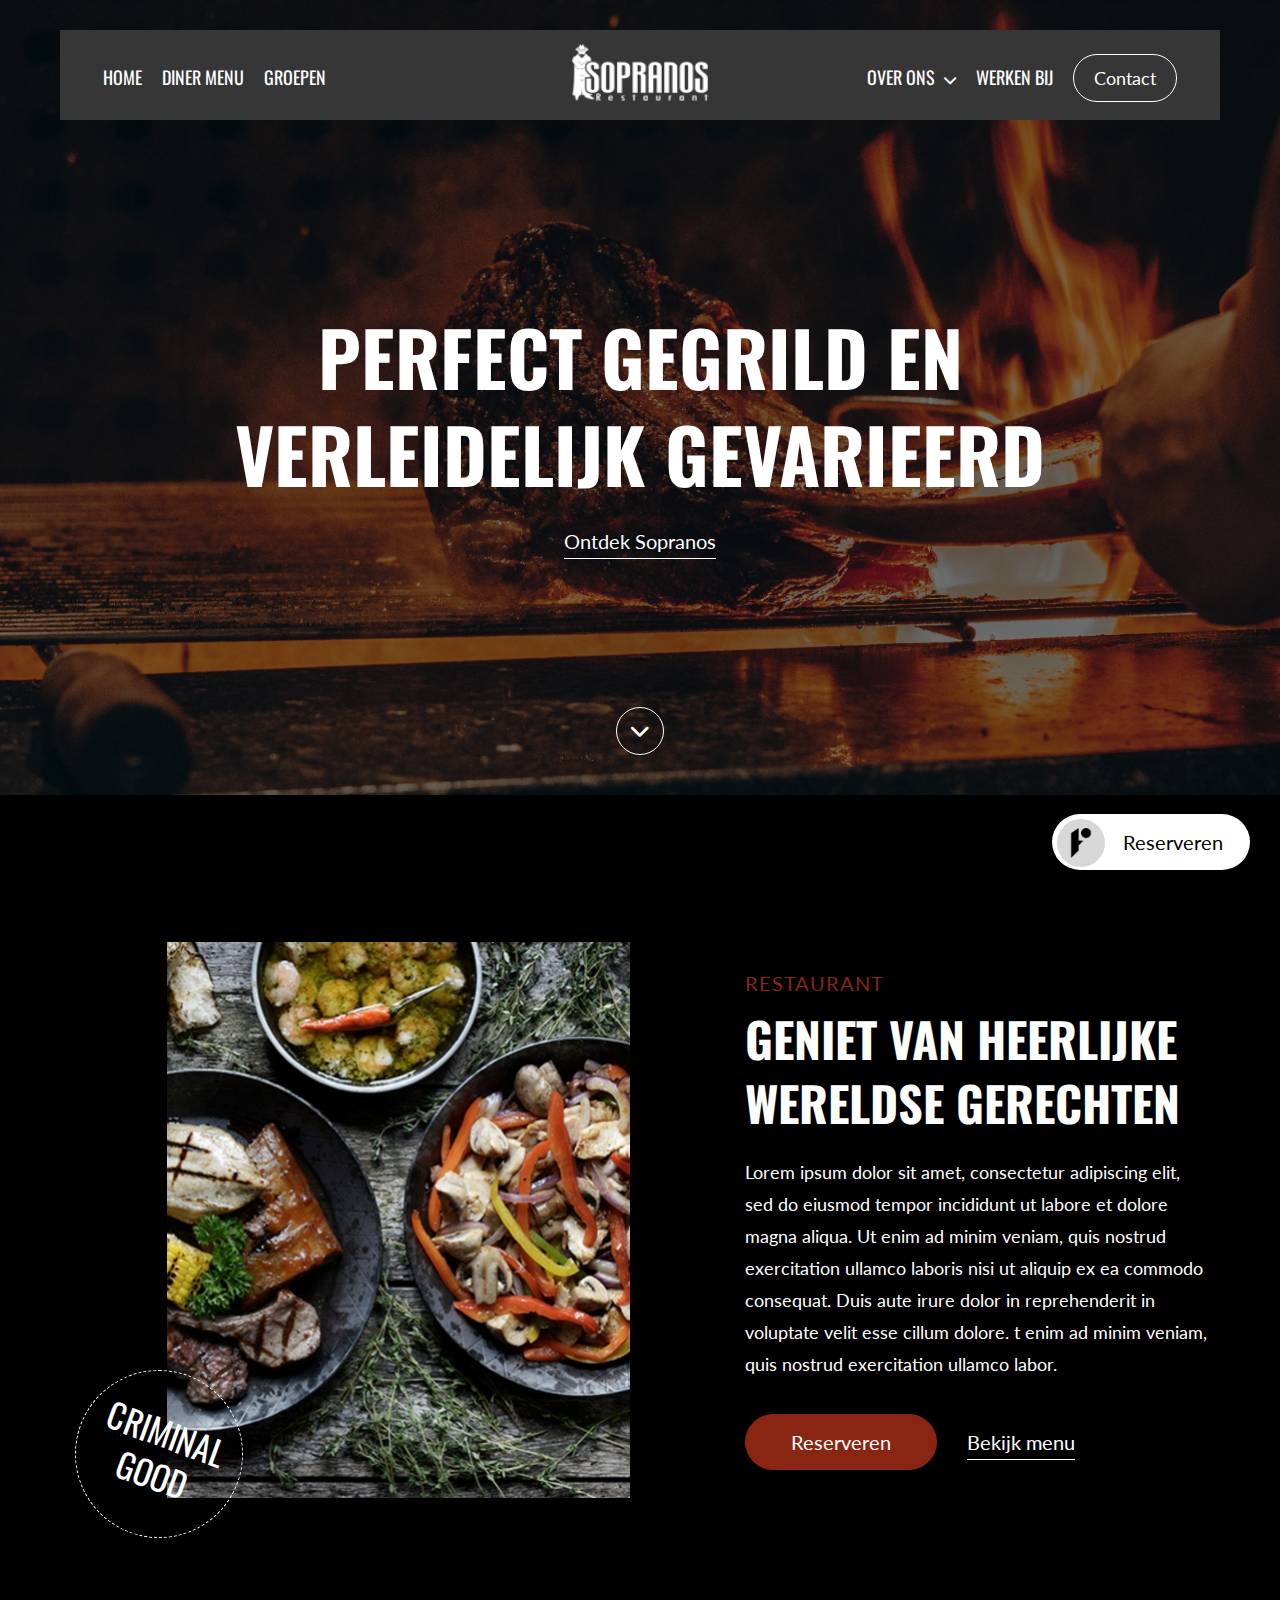
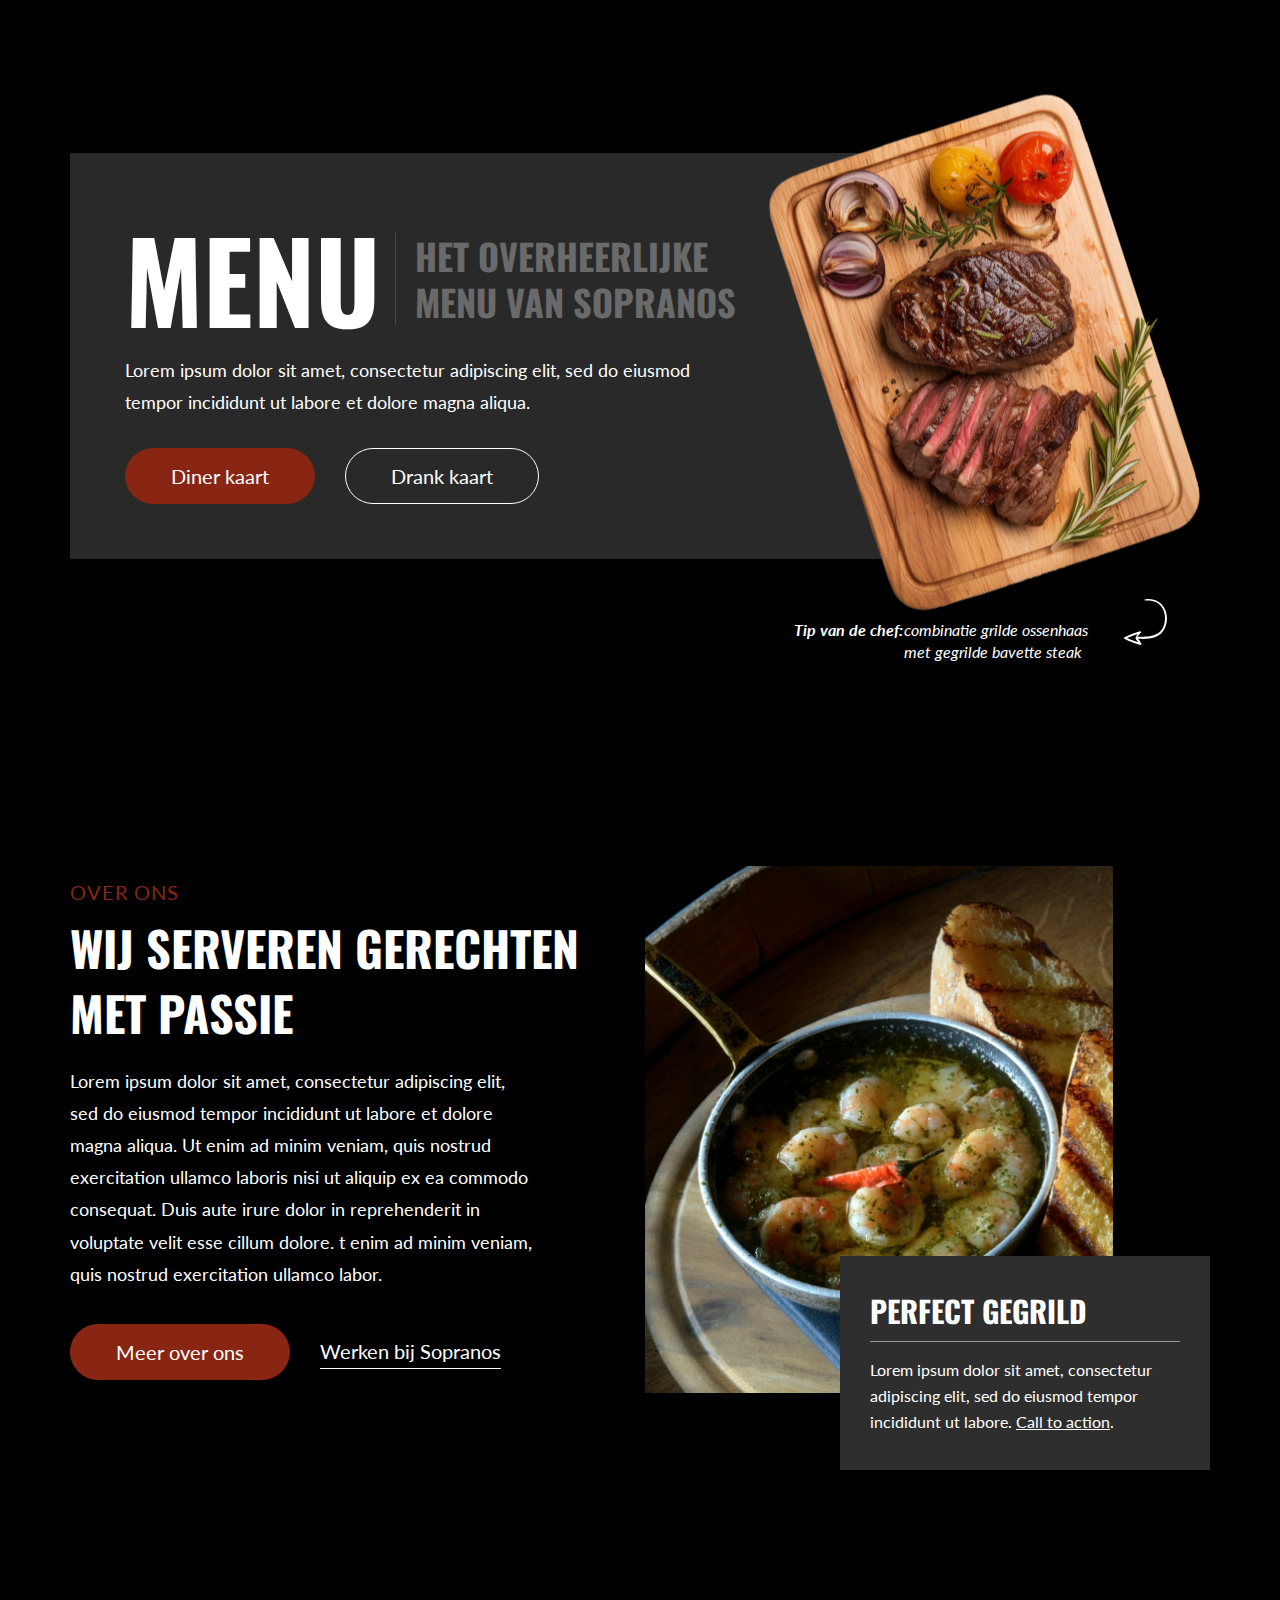
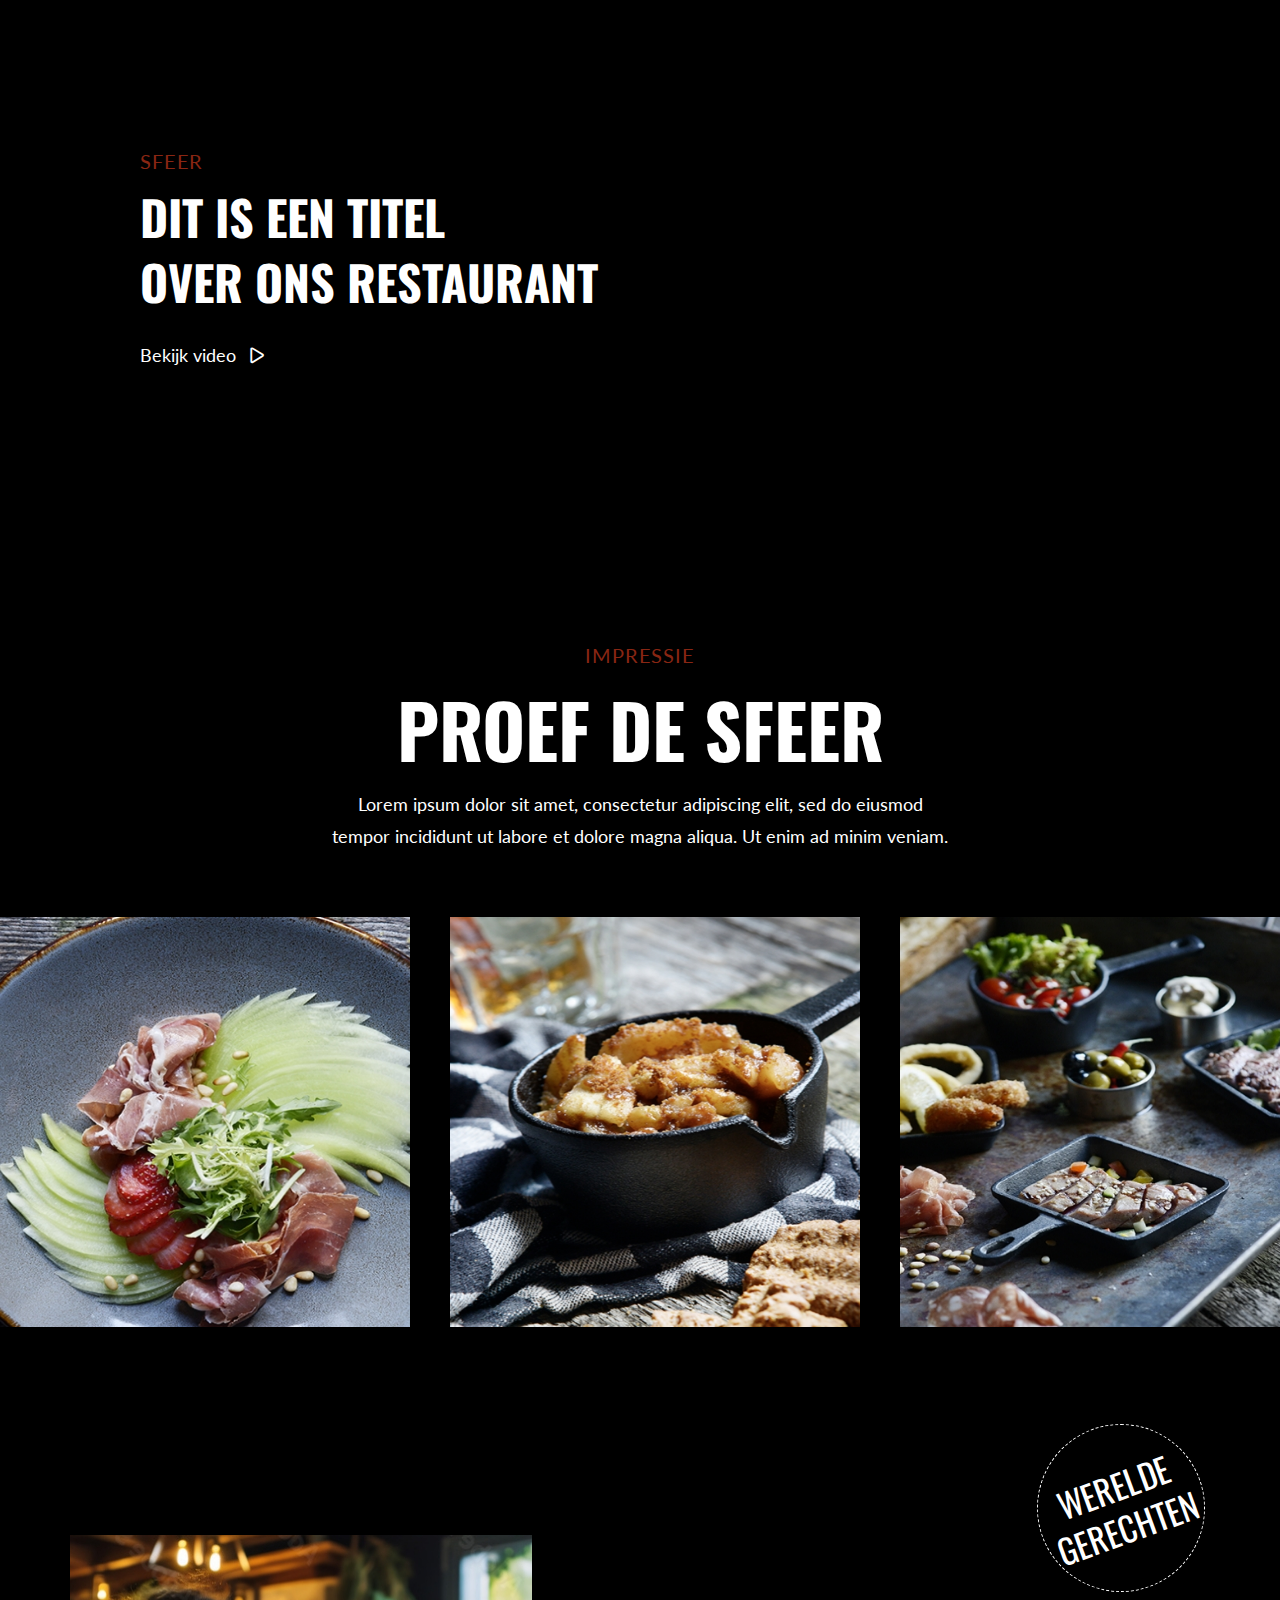
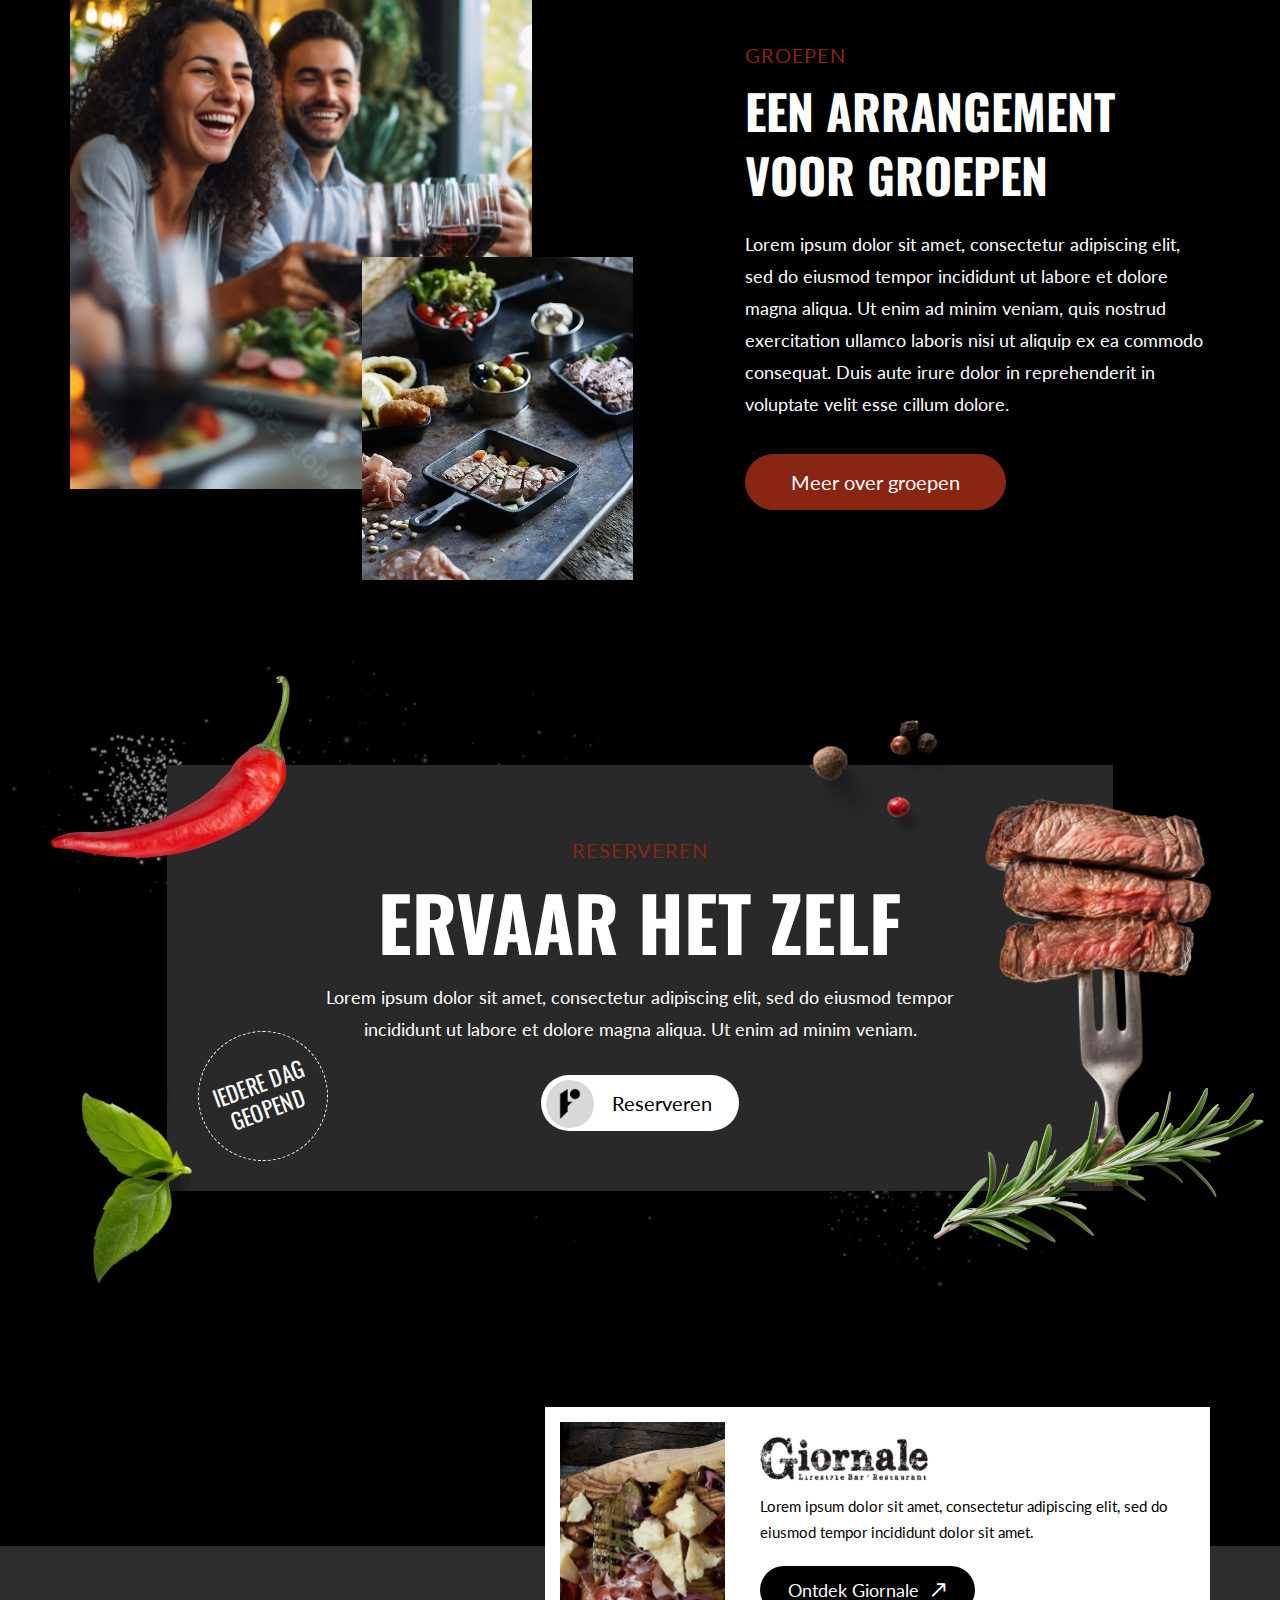
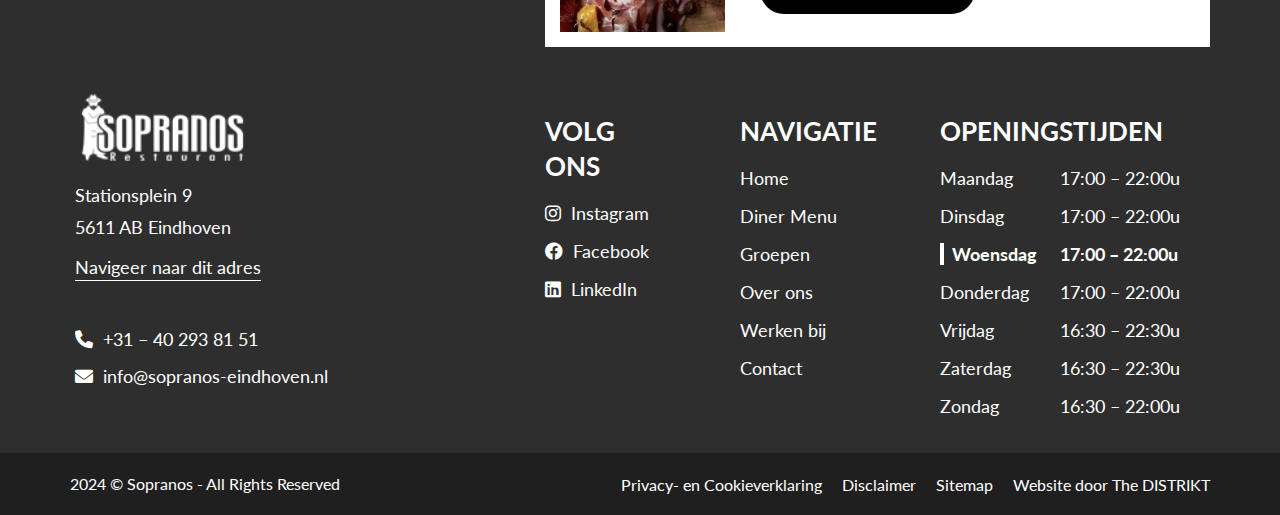
<file: html/index.html>
<!doctype html>
<html lang="nl">
<head>
	<meta charset="UTF-8">
	<meta name="viewport"
				content="width=device-width, user-scalable=no, initial-scale=1.0, maximum-scale=1.0, minimum-scale=1.0">
	<meta http-equiv="X-UA-Compatible" content="ie=edge">
	<title>Sopranos</title>

	
	<!-- Main style -->
	<link rel="stylesheet" href="css/normalize.css"/>
	<link rel="preconnect" href="https://fonts.googleapis.com">
	<link rel="preconnect" href="https://fonts.gstatic.com" crossorigin>
	<link href="https://fonts.googleapis.com/css2?family=Lato:ital,wght@0,100;0,300;0,400;0,700;0,900;1,100;1,300;1,400;1,700;1,900&family=Oswald:wght@200..700&display=swap" rel="stylesheet">
	<link rel="stylesheet" type="text/css" href="fonts/FA5PRO-master/css/all.css"/>
	<link rel="stylesheet" type="text/css" href="css/bootstrap.min.css"/>
	<link rel="stylesheet" type="text/css" href="css/nice-select.css"/>
	<link rel="stylesheet" type="text/css" href="css/jquery.fancybox.min.css"/>
	<link rel="stylesheet" type="text/css" href="css/swiper.min.css"/>
	<link rel="stylesheet" type="text/css" href="css/styles.css"/>
	<link rel="stylesheet" type="text/css" href="css/responsive.css"/>
	
</head>
<body>

  <header>
		<div class="top-line">
			<div class="container">
				<div class="row justify-content-between align-items-center">
					<div class="left p-0">
						<ul class="top-menu d-flex">
							<li><a href="#">Home</a></li>
							<li><a href="#">Diner menu</a></li>
							<li><a href="#">Groepen</a></li>
						</ul>
					</div>
					<div class="logo-wrap d-flex justify-content-center p-0">
						<a href="index.html">
							<img src="img/logo.svg" alt="">
						</a>
					</div>
					<div class="right d-flex justify-content-end p-0">
						<ul class="top-menu d-flex justify-content-end align-items-center">
							<li>
								<a href="#">Over ons <i class="fas fa-chevron-down"></i></a>
								<ul class="sub-menu">
									<li><a href="#">Over ons 1</a></li>
									<li><a href="#">Over ons 2</a></li>
									<li><a href="#">Over ons 3</a></li>
								</ul>
							</li>
							<li><a href="#">Werken bij</a></li>
							<li><a href="#" class="btn-border">Contact</a></li>
						</ul>
						<div class="open-menu d-flex justify-content-end d-xl-none">
							<a href="#">
								<span></span>
								<span></span>
								<span></span>
							</a>
						</div>
					</div>
				</div>

			</div>
		</div>
  </header>

	<div class="menu-responsive" id="menu-responsive" style="display: none">
		<div class="top">
			<div class="close-menu">
				<a href="#"><i class="fal fa-times"></i></a>
			</div>
		</div>
		<div class="wrap">
			<div class="logo-wrap">
				<a href="index.html">
					<img src="img/logo.svg" alt="">
				</a>
			</div>
			<nav class="mob-menu-wrap">
				<ul class="mob-menu p-0">
					<li><a href="#">Home</a></li>
					<li><a href="#">Diner menu</a></li>
					<li><a href="#">Groepen</a></li>
					<li>
						<a href="#">Over ons </a>
						<ul class="sub-menu">
							<li><a href="#">Over ons 1</a></li>
							<li><a href="#">Over ons 2</a></li>
							<li><a href="#">Over ons 3</a></li>
						</ul>
					</li>
					<li><a href="#">Werken bij</a></li>
					<li><a href="#" class="btn-border">Contact</a></li>
				</ul>

				<div class="btn-wrap">
					<a href="#" class="btn-head">Contact</a>
				</div>
			</nav>
		</div>
	</div>

	<main>

		<!--додати full-section шоб було на весь екран-->
		<section class="home-banner">
			<div class="bg">
				<img src="img/bg-1.jpg" alt="">
			</div>
			<div class="container">
				<div class="row">
					<div class="content d-flex align-items-center flex-column justify-content-center">
						<h1>Perfect gegrild en Verleidelijk Gevarieerd</h1>
						<div class="btn-wrap d-flex justify-content-center flex-wrap align-items-center w-100">
							<a href="#" class="link">Ontdek Sopranos</a>
						</div>
					</div>
				</div>
			</div>

			<div class="btn-down">
				<a href="#img-text" class="scroll"><i class="fas fa-chevron-down"></i></a>
			</div>
		</section>

		<!--img-text-revers dot-left dot-right dot-down dot-up  mini-img-add dot-big-down-->
		<!--dot-trans-20 - поворот на 20 градусов в лево-->
		<section class="img-text dot-left dot-down" id="img-text">
			<div class="container">
				<div class="row">
					<figure class="col-lg-6 col-12">
						<img src="img/img-1.jpg" alt="">
					</figure>
					<div class="text-wrap col-lg-6 col-12">
						<h6 class="label">Restaurant</h6>
						<h2>geniet van heerlijke
							wereldse gerechten</h2>
						<p>Lorem ipsum dolor sit amet, consectetur adipiscing elit, sed do eiusmod tempor incididunt ut labore et dolore magna aliqua. Ut enim ad minim veniam, quis nostrud exercitation ullamco laboris nisi ut aliquip ex ea commodo consequat. Duis aute irure dolor in reprehenderit in voluptate velit esse cillum dolore. t enim ad minim veniam, quis nostrud exercitation ullamco labor.</p>
						<div class="btn-wrap d-flex align-items-center">
							<a href="#popup" class="btn-default fancybox">Reserveren</a>
							<a href="#" class="link">Bekijk menu</a>
						</div>
					</div>
					<div class="dot">
						<span>Criminal good</span>
					</div>
				</div>
			</div>
		</section>

		<section class="menu-block">
			<div class="container">
				<div class="row">
					<div class="content">
						<div class="text">
							<div class="title-wrap d-flex flex-wrap align-items-center">
								<h2>Menu</h2>
								<h3 class="sub-title">Het overheerlijke menu van Sopranos</h3>
							</div>
							<p>Lorem ipsum dolor sit amet, consectetur adipiscing elit, sed do eiusmod tempor incididunt ut labore et dolore magna aliqua.</p>
							<div class="btn-wrap d-flex flex-wrap">
								<a href="#" class="btn-default">Diner kaart</a>
								<a href="#" class="btn-border">Drank kaart</a>
							</div>
						</div>
						<figure>
							<img src="img/img-2.png" alt="">
						</figure>
					</div>
					<div class="arrow-wrap">
						<p><b>Tip van de chef:</b>
							<span>combinatie grilde ossenhaas met gegrilde bavette steak</span>
						</p>
						<img src="img/icon-1.svg" alt="">
					</div>
				</div>
			</div>
		</section>

		<section class="img-text img-text-revers " >
			<div class="container">
				<div class="row">
					<figure class="col-lg-6 col-12">
						<img src="img/img-3.jpg" alt="">
						<div class="text-info">
							<h4 class="small-title">Perfect gegrild</h4>
							<p>Lorem ipsum dolor sit amet, consectetur adipiscing elit, sed do eiusmod tempor incididunt ut labore. <a href="#">Call to action</a>.</p>
						</div>
					</figure>
					<div class="text-wrap col-lg-6 col-12">
						<h6 class="label">Over ons</h6>
						<h2>Wij serveren
							gerechten met passie</h2>
						<p>Lorem ipsum dolor sit amet, consectetur adipiscing elit, sed do eiusmod tempor incididunt ut labore et dolore magna aliqua. Ut enim ad minim veniam, quis nostrud exercitation ullamco laboris nisi ut aliquip ex ea commodo consequat. Duis aute irure dolor in reprehenderit in voluptate velit esse cillum dolore. t enim ad minim veniam, quis nostrud exercitation ullamco labor.</p>
						<div class="btn-wrap d-flex align-items-center">
							<a href="#" class="btn-default">Meer over ons</a>
							<a href="#" class="link">Werken bij Sopranos</a>
						</div>
					</div>

				</div>
			</div>
		</section>


		<section class="text-img-bg bg-video">
			<div class="container">
				<div class="row">
					<div class="content">
						<div class="bg">
							<img src="img/bg-2.jpg" alt="">
							<iframe src="https://www.youtube.com/embed/WhY7uyc56ms?autoplay=1&mute=1&loop=1&color=white&controls=0&modestbranding=1&playsinline=1&rel=0&enablejsapi=1&playlist=WhY7uyc56ms" title="YouTube video player" frameborder="0" allow="accelerometer; autoplay; clipboard-write; encrypted-media; gyroscope; picture-in-picture" allowfullscreen></iframe>
						</div>
						<div class="wrap">
							<h6 class="label">Sfeer</h6>
							<h2>Dit is een titel <br>
								Over ons restaurant</h2>
							<div class="link-wrap">
								<a data-fancybox href="https://www.youtube.com/watch?v=_sI_Ps7JSEk?autoplay=1" >Bekijk video <i class="far fa-play"></i></a>
							</div>
						</div>
					</div>
				</div>
			</div>
		</section>

		<section class="slider-img-wrap">
			<div class="container">
				<div class="row">
					<div class="top text-center">
						<h6 class="label text-center">Impressie</h6>
						<h2 class="text-center">Proef de sfeer</h2>
						<p>Lorem ipsum dolor sit amet, consectetur adipiscing elit, sed do eiusmod tempor incididunt ut labore et dolore magna aliqua. Ut enim ad minim veniam.</p>
					</div>
				</div>
			</div>
			<div class="slider-wrap">
				<div class="circle">
					<p>SLEEP OM TE ONTDEKKEN</p>
				</div>
				<div class="swiper img-slider">
					<div class="swiper-wrapper">
						<div class="swiper-slide">
							<img src="img/img-4-1.jpg" alt="">
						</div>
						<div class="swiper-slide">
							<img src="img/img-4-2.jpg" alt="">
						</div>
						<div class="swiper-slide">
							<img src="img/img-4-3.jpg" alt="">
						</div>
						<div class="swiper-slide">
							<img src="img/img-4-4.jpg" alt="">
						</div>
						<div class="swiper-slide">
							<img src="img/img-4-1.jpg" alt="">
						</div>
						<div class="swiper-slide">
							<img src="img/img-4-2.jpg" alt="">
						</div>
						<div class="swiper-slide">
							<img src="img/img-4-3.jpg" alt="">
						</div>
						<div class="swiper-slide">
							<img src="img/img-4-4.jpg" alt="">
						</div>
					</div>
				</div>
			</div>
		</section>

		<section class="img-text  dot-right dot-top mini-img-add dot-trans-20 figure-pl-0" >
			<div class="container">
				<div class="row">
					<figure class="col-lg-6 col-12">
						<img src="img/img-5.jpg" alt="">
						<div class="mini-img">
							<img src="img/img-6.jpg" alt="">
						</div>
					</figure>
					<div class="text-wrap col-lg-6 col-12">
						<h6 class="label">Groepen</h6>
						<h2>Een Arrangement
							voor groepen</h2>
						<p>Lorem ipsum dolor sit amet, consectetur adipiscing elit, sed do eiusmod tempor incididunt ut labore et dolore magna aliqua. Ut enim ad minim veniam, quis nostrud exercitation ullamco laboris nisi ut aliquip ex ea commodo consequat. Duis aute irure dolor in reprehenderit in voluptate velit esse cillum dolore. </p>
						<div class="btn-wrap d-flex align-items-center">
							<a href="#" class="btn-default">Meer over groepen</a>
						</div>
					</div>

					<div class="dot">
						<span>Werelde Gerechten</span>
					</div>

				</div>
			</div>
		</section>
		
		<section class="cta-block">
			<div class="bg">
				<img src="img/bg-3.png" alt="">
			</div>
			<div class="container">

				<div class="row">
					<div class="wrap-content">
						<div class="bg bg-content">
							<img src="img/img-7-1.png" alt="" class="img img-1">
							<img src="img/img-7-2.png" alt="" class="img img-2">
							<img src="img/img-7-3.png" alt="" class="img img-3">
							<img src="img/img-7-4.png" alt="" class="img img-4">
						</div>
						<div class="bg-color">

						</div>
						<div class="content">

							<div class="wrap">
								<h6 class="label text-center">Reserveren</h6>
								<h2 class="text-center">Ervaar het zelf</h2>
								<p>Lorem ipsum dolor sit amet, consectetur adipiscing elit, sed do eiusmod tempor incididunt ut labore et dolore magna aliqua. Ut enim ad minim veniam.</p>
								<div class="btn-wrap">
									<a href="#" class="btn-reserve">
									<span class="img">
										<img src="img/icon-2.svg" alt="">
									</span>
										<span>Reserveren</span>
									</a>
								</div>
								<div class="dot">
									<span>Iedere dag geopend</span>
								</div>
							</div>
						</div>
					</div>

				</div>
			</div>
		</section>

	</main>

  <footer>
    <div class="container">
			<div class="row">
				<div class="footer-top d-flex justify-content-between col-lg-7">
					<figure>
						<img src="img/img-8.jpg" alt="">
					</figure>
					<div class="text">
						<div class="logo">
							<img src="img/logo-2.png" alt="">
						</div>
						<p>Lorem ipsum dolor sit amet, consectetur adipiscing elit, sed do eiusmod tempor incididunt dolor sit amet.</p>
						<div class="btn-wrap">
							<a href="#" class="btn-arrow">Ontdek Giornale<i class="far fa-long-arrow-right"></i></a>
						</div>
					</div>
				</div>

				<div class="content d-flex flex-wrap justify-content-between">
					<div class="left col-lg-4 col-md-6 col-12">
						<div class="logo-wrap">
							<a href="#">
								<img src="img/logo.svg" alt="">
							</a>
						</div>
						<p>Stationsplein 9<br>
							5611 AB Eindhoven</p>
						<p><a href="#">Navigeer naar dit adres</a></p>
						<ul>
							<li>
								<a href="tel:+31402938151"><i class="fas fa-phone-alt"></i>+31 – 40 293 81 51</a>
							</li>
							<li>
								<a href="mailto:info@sopranos-eindhoven.nl"><i class="fas fa-envelope"></i>info@sopranos-eindhoven.nl</a>
							</li>
						</ul>
					</div>

					<div class="right col-lg-7 col-md-6 col-12 d-flex flex-wrap justify-content-between">
						<div class="item item-1">
							<h5>Volg ons <span></span></h5>
							<ul>
								<li><a href="#"><i class="fab fa-instagram"></i>Instagram</a></li>
								<li><a href="#"><i class="fab fa-facebook"></i>Facebook</a></li>
								<li><a href="#"><i class="fab fa-linkedin"></i>LinkedIn</a></li>
							</ul>
						</div>
						<div class="item item-2">
							<h5>NAvigatie <span></span></h5>
							<ul>
								<li><a href="#">Home</a></li>
								<li><a href="#">Diner Menu</a></li>
								<li><a href="#">Groepen</a></li>
								<li><a href="#">Over ons</a></li>
								<li><a href="#">Werken bij</a></li>
								<li><a href="#">Contact</a></li>

							</ul>
						</div>
						<div class="item item-3">
							<h5>Openingstijden <span></span></h5>
							<ul>
								<li>
									<p>Maandag</p>
									<p>17:00 – 22:00u</p>
								</li>
								<li>
									<p>Dinsdag</p>
									<p>17:00 – 22:00u</p>
								</li>
								<li class="current">
									<p>Woensdag</p>
									<p>17:00 – 22:00u</p>
								</li>
								<li>
									<p>Donderdag</p>
									<p>17:00 – 22:00u</p>
								</li>
								<li>
									<p>Vrijdag</p>
									<p>16:30 – 22:30u</p>
								</li>
								<li>
									<p>Zaterdag</p>
									<p>16:30 – 22:30u</p>
								</li>
								<li>
									<p>Zondag</p>
									<p>16:30 – 22:00u</p>
								</li>
							</ul>
						</div>
					</div>

				</div>
			</div>
    </div>

		<div class="bottom">
			<div class="container">
				<div class="row align-items-center">
					<div class="left-bottom col-lg-4 col-12">
						<p>2024 © Sopranos - All Rights Reserved</p>
					</div>
					<div class="right-bottom col-lg-8 col-12">
						<ul class="d-flex justify-content-lg-end justify-content-center flex-wrap">
							<li><a href="#">Privacy- en Cookieverklaring</a></li>
							<li><a href="#">Disclaimer</a></li>
							<li><a href="#">Sitemap</a></li>
							<li><a href="#">Website door  The DISTRIKT</a></li>
						</ul>
					</div>
				</div>
			</div>
		</div>
  </footer>


	<div class="fix-block">
		<a href="#" class="btn-reserve">
									<span class="img">
										<img src="img/icon-2.svg" alt="">
									</span>
			<span>Reserveren</span>
		</a>
	</div>


	<div id="popup" class="popup-default" style="display: none;">
		<div class="content">
			<h3>Solliciteer direct</h3>
			<p>Lorem ipsum dolor sit amet, consectetur adipiscing elit, sed do eiusmod tempor incididunt ut labore et dolore magna aliqua.</p>
			<div class="from-wrap">
				<form action="#" class="default-form">
					<div class="input-wrap">
						<label for="name-popup">Voornaam*</label>
						<input type="text" name="name-popup" id="name-popup" placeholder="Voornaam*" required>
					</div>
					<div class="input-wrap">
						<label for="last-name-popup">Achternaam*</label>
						<input type="text" name="last-name-popup" id="last-name-popup" placeholder="Achternaam*" required>
					</div>
					<div class="input-wrap">
						<label for="email-popup">E-mailadres*</label>
						<input type="email" name="email-popup" id="email-popup" placeholder="E-mailadres*" required>
					</div>
					<div class="input-wrap">
						<label for="tel-popup">Telefoonnummer</label>
						<input type="number" name="tel-popup" id="tel-popup" placeholder="Telefoonnummer">
					</div>
					<div class="input-wrap input-wrap-full input-file">
						<label for="file-popup">Upload CV</label>
						<input type="file" name="file-popup" id="file-popup" placeholder="Upload CV">
						<p id="file">Upload CV <i class="fas fa-upload"></i></p>
					</div>
					<div class="input-wrap input-wrap-full">
						<label for="message-popup">Bericht</label>
						<textarea name="message-popup" id="message-popup" placeholder="Bericht"></textarea>
					</div>
					<div class="input-wrap-submit">
						<div class="text-info">
							<p>Lorem ipsum dolor sit amet, consectetur adipiscing elit, sed do eiusmod <a href="#">privacyverklaring</a></p>
						</div>
						<button type="submit" class="btn-default">Verzenden</button>
					</div>
				</form>
			</div>
		</div>
	</div>



	<script src="js/jquery.min.js"></script>
	<script src="js/jquery.sticky.js"></script>
	<script src="js/bootstrap.bundle.min.js"></script>
	<script src="js/swiper.js"></script>
	<script src="js/jquery.fancybox.min.js"></script>
	<script src="js/jquery.nice-select.min.js"></script>
	<script src="js/script.js"></script>
</body>
</html>
</file>
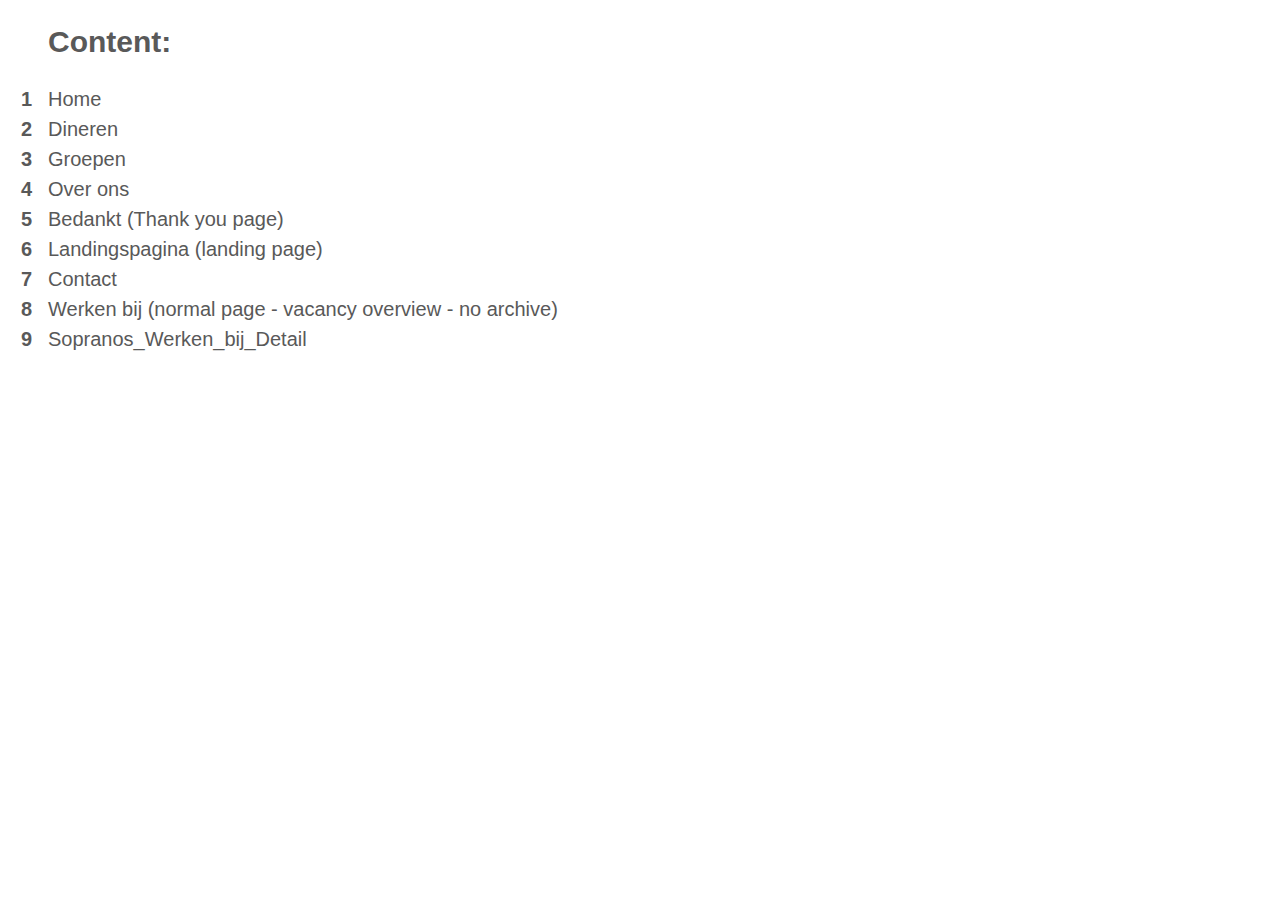
<file: html/_index.html>
<!DOCTYPE html><html lang="en"><head>
    <meta charset="UTF-8">
    <title>Content</title>
    <style>
        p, h2{
            font-family: 'Conv_Lato-Regular', sans-serif;
            font-size: 30px;
            font-weight: 700;
            color: #595959;
            margin-left: 40px;
        }

        li{
            list-style-type: none;
            counter-increment: li;
            position: relative;
        }
        ol li::before {
            content: counter(li) ;
            display: inline-block;
            width: 10px;
            margin-right: 8px;
            margin-left: -17px;
            position: absolute;
            font-size: 20px;
            font-weight: 600;
            line-height: 24px;
            top: 3px;
            left: -10px;
            color: #595959;
            font-family: 'Conv_Lato-Regular', sans-serif;
        }
        li a{
            text-decoration: none;
            font-family: 'Conv_Lato-Regular', sans-serif;
            font-size: 20px;
            font-weight: 500;
            color: #595959;
            line-height: 30px;
        }

        li a:hover{
            color: #ff3448;
        }
    </style></head>
    <body><h2>Content:</h2><ol>
        <li><a href="index.html">Home</a></li>
        <li><a href="dine.html">Dineren</a></li>
        <li><a href="groups.html">Groepen</a></li>
        <li><a href="about.html">Over ons</a></li>
        <li><a href="404.html">Bedankt (Thank you page)</a></li>
        <li><a href="landing.html">Landingspagina (landing page)</a></li>
        <li><a href="contact.html">Contact</a></li>
        <li><a href="page.html">Werken bij (normal page - vacancy overview - no archive)</a></li>
        <li><a href="page-detail.html">Sopranos_Werken_bij_Detail</a></li>





    </ol></body></html>
</file>
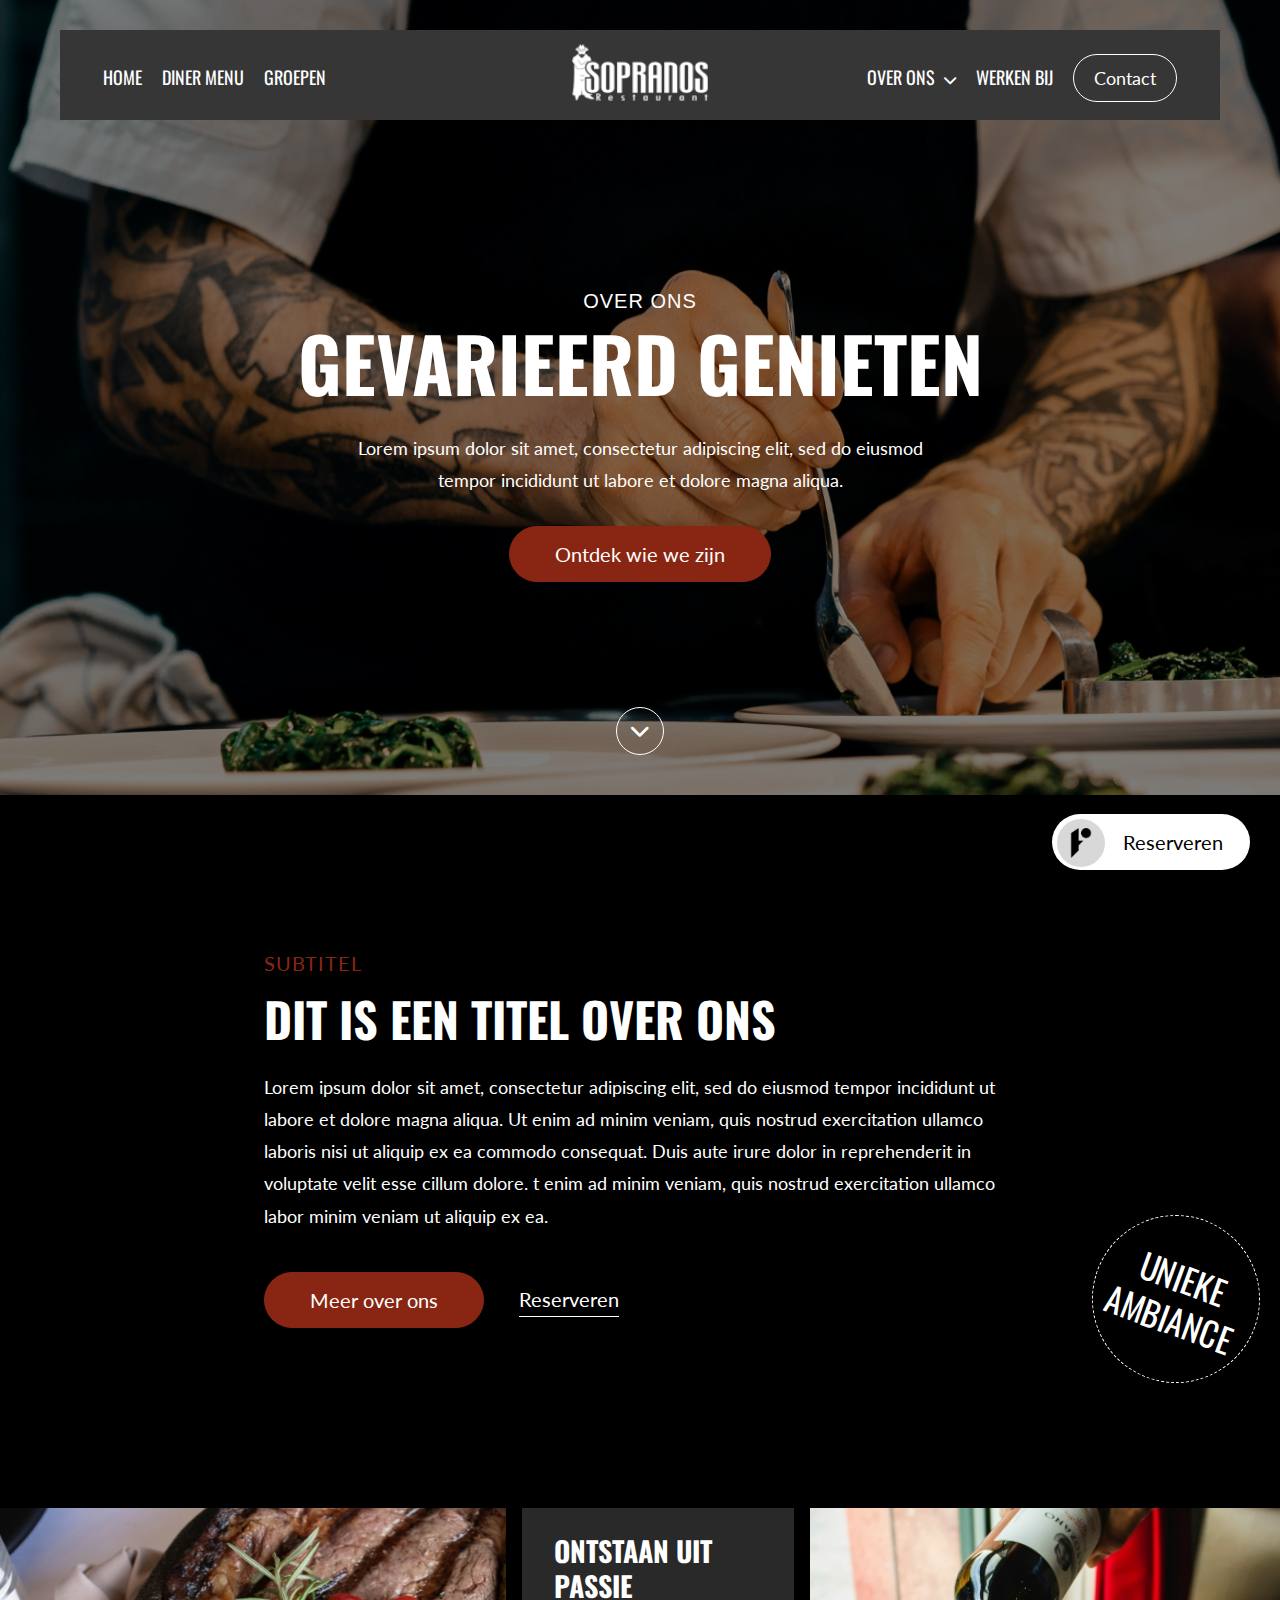
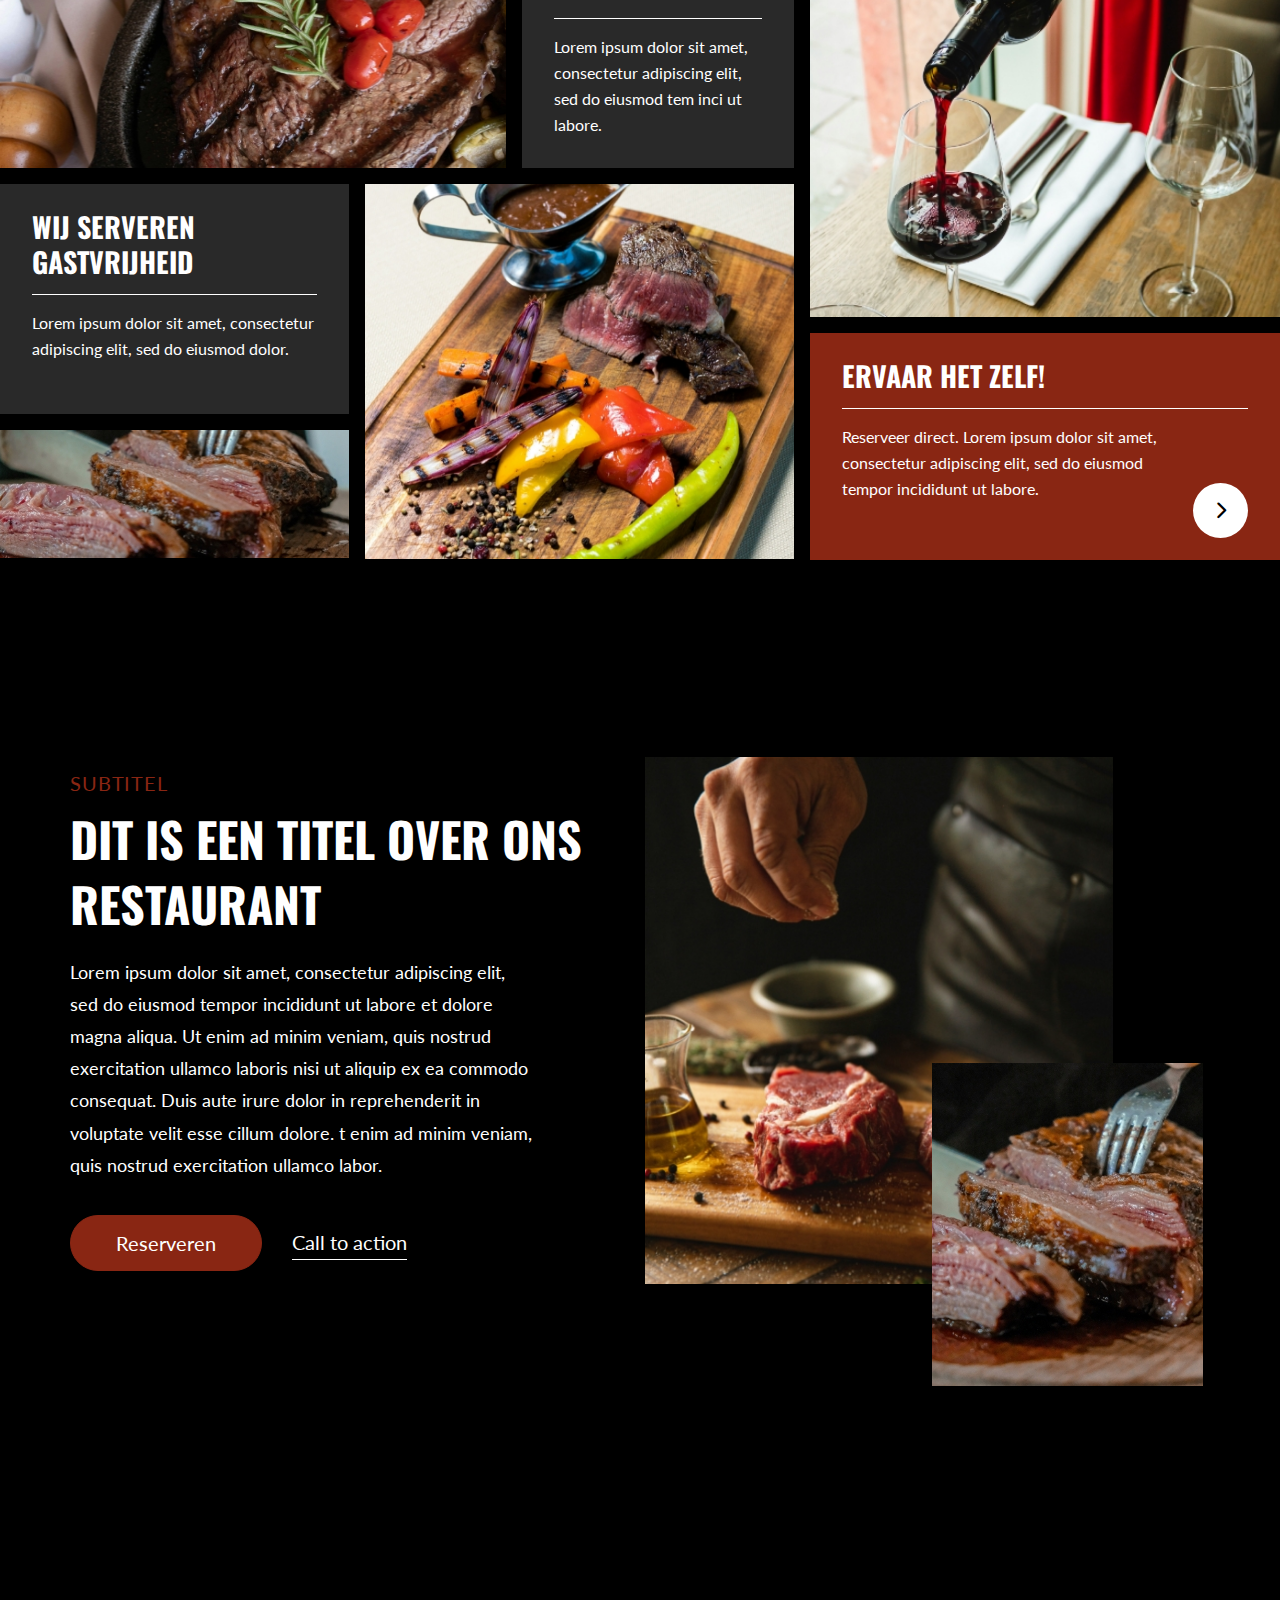
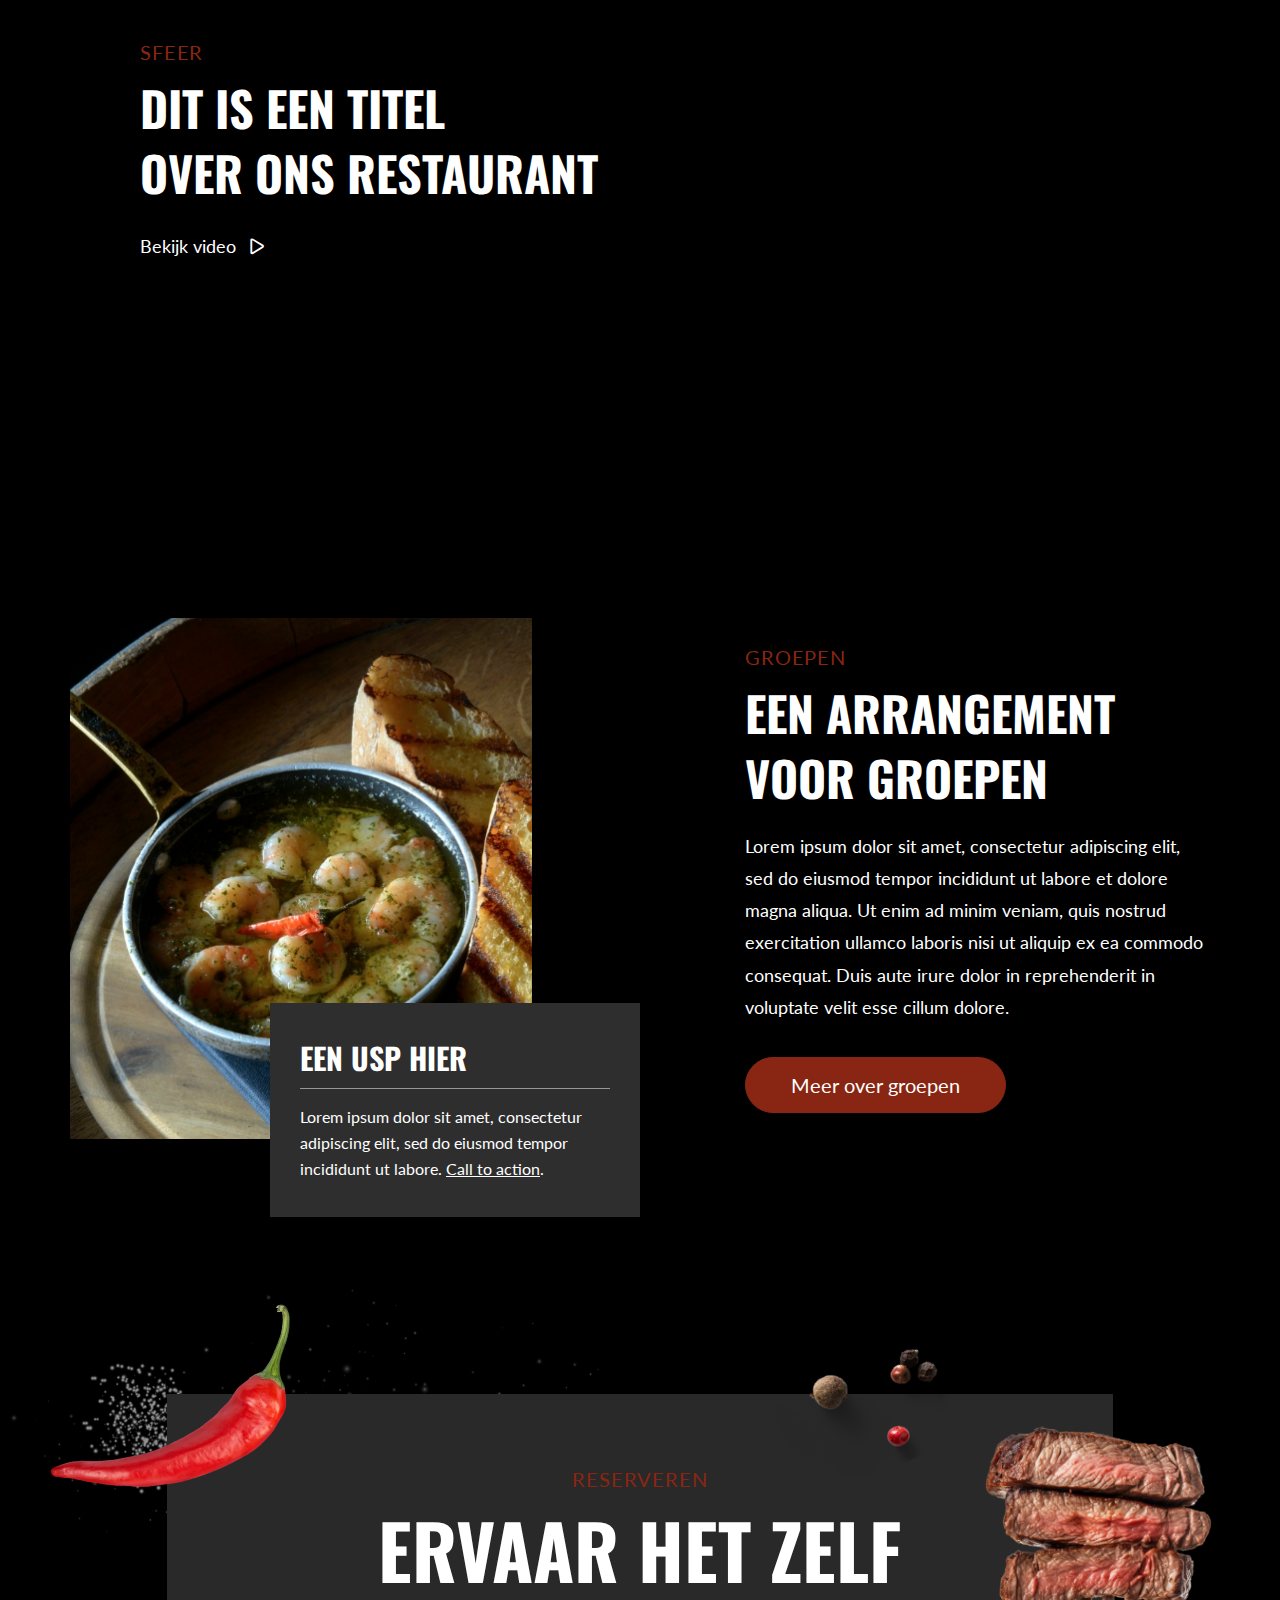
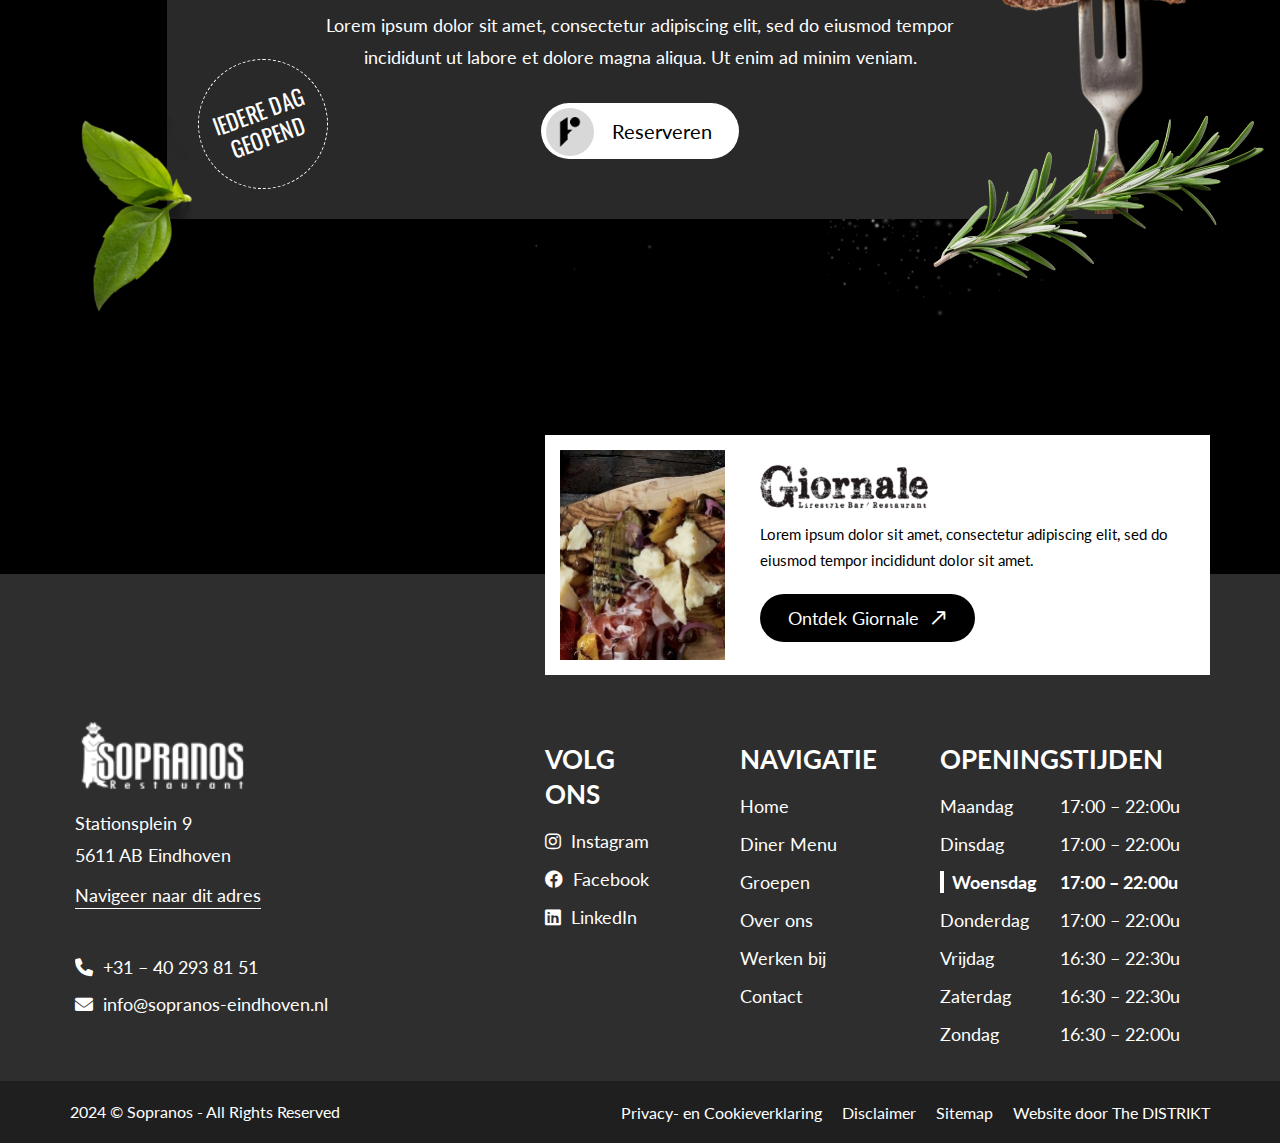
<file: html/about.html>
<!doctype html>
<html lang="nl">
<head>
	<meta charset="UTF-8">
	<meta name="viewport"
				content="width=device-width, user-scalable=no, initial-scale=1.0, maximum-scale=1.0, minimum-scale=1.0">
	<meta http-equiv="X-UA-Compatible" content="ie=edge">
	<title>Sopranos</title>

	
	<!-- Main style -->
	<link rel="stylesheet" href="css/normalize.css"/>
	<link rel="preconnect" href="https://fonts.googleapis.com">
	<link rel="preconnect" href="https://fonts.gstatic.com" crossorigin>
	<link href="https://fonts.googleapis.com/css2?family=Lato:ital,wght@0,100;0,300;0,400;0,700;0,900;1,100;1,300;1,400;1,700;1,900&family=Oswald:wght@200..700&display=swap" rel="stylesheet">
	<link rel="stylesheet" type="text/css" href="fonts/FA5PRO-master/css/all.css"/>
	<link rel="stylesheet" type="text/css" href="css/bootstrap.min.css"/>
	<link rel="stylesheet" type="text/css" href="css/nice-select.css"/>
	<link rel="stylesheet" type="text/css" href="css/jquery.fancybox.min.css"/>
	<link rel="stylesheet" type="text/css" href="css/swiper.min.css"/>
	<link rel="stylesheet" type="text/css" href="css/styles.css"/>
	<link rel="stylesheet" type="text/css" href="css/responsive.css"/>
	
</head>
<body>

  <header>
		<div class="top-line">
			<div class="container">
				<div class="row justify-content-between align-items-center">
					<div class="left p-0">
						<ul class="top-menu d-flex">
							<li><a href="#">Home</a></li>
							<li><a href="#">Diner menu</a></li>
							<li><a href="#">Groepen</a></li>
						</ul>
					</div>
					<div class="logo-wrap d-flex justify-content-center p-0">
						<a href="index.html">
							<img src="img/logo.svg" alt="">
						</a>
					</div>
					<div class="right d-flex justify-content-end p-0">
						<ul class="top-menu d-flex justify-content-end align-items-center">
							<li>
								<a href="#">Over ons <i class="fas fa-chevron-down"></i></a>
								<ul class="sub-menu">
									<li><a href="#">Over ons 1</a></li>
									<li><a href="#">Over ons 2</a></li>
									<li><a href="#">Over ons 3</a></li>
								</ul>
							</li>
							<li><a href="#">Werken bij</a></li>
							<li><a href="#" class="btn-border">Contact</a></li>
						</ul>
						<div class="open-menu d-flex justify-content-end d-xl-none">
							<a href="#">
								<span></span>
								<span></span>
								<span></span>
							</a>
						</div>
					</div>
				</div>

			</div>
		</div>
  </header>

	<div class="menu-responsive" id="menu-responsive" style="display: none">
		<div class="top">
			<div class="close-menu">
				<a href="#"><i class="fal fa-times"></i></a>
			</div>
		</div>
		<div class="wrap">
			<div class="logo-wrap">
				<a href="index.html">
					<img src="img/logo.svg" alt="">
				</a>
			</div>
			<nav class="mob-menu-wrap">
				<ul class="mob-menu p-0">
					<li><a href="#">Home</a></li>
					<li><a href="#">Diner menu</a></li>
					<li><a href="#">Groepen</a></li>
					<li>
						<a href="#">Over ons </a>
						<ul class="sub-menu">
							<li><a href="#">Over ons 1</a></li>
							<li><a href="#">Over ons 2</a></li>
							<li><a href="#">Over ons 3</a></li>
						</ul>
					</li>
					<li><a href="#">Werken bij</a></li>
					<li><a href="#" class="btn-border">Contact</a></li>
				</ul>

				<div class="btn-wrap">
					<a href="#" class="btn-head">Contact</a>
				</div>
			</nav>
		</div>
	</div>

	<main>

		<!--додати full-section шоб було на весь екран-->
		<section class="home-banner">
			<div class="bg">
				<img src="img/bg-6.jpg" alt="">
			</div>
			<div class="container">
				<div class="row">
					<div class="content d-flex align-items-center flex-column justify-content-center">
						<p class="info">Over ons</p>
						<h1>Gevarieerd genieten</h1>
						<div class="text-wrap">
							<p>Lorem ipsum dolor sit amet, consectetur adipiscing elit, sed do eiusmod tempor incididunt ut labore et dolore magna aliqua.</p>
						</div>
						<div class="btn-wrap d-flex justify-content-center flex-wrap align-items-center w-100">
							<a href="#" class="btn-default">Ontdek wie we zijn</a>
						</div>
					</div>
				</div>
			</div>

			<div class="btn-down">
				<a href="#img-text" class="scroll"><i class="fas fa-chevron-down"></i></a>
			</div>
		</section>


		<section class="text-section" id="img-text">
			<div class="container">
				<div class="row">
					<div class="content">
						<h6 class="label">Subtitel</h6>
						<h2>Dit is een titel over ons</h2>
						<p>Lorem ipsum dolor sit amet, consectetur adipiscing elit, sed do eiusmod tempor incididunt ut labore et dolore magna aliqua. Ut enim ad minim veniam, quis nostrud exercitation ullamco laboris nisi ut aliquip ex ea commodo consequat. Duis aute irure dolor in reprehenderit in voluptate velit esse cillum dolore. t enim ad minim veniam, quis nostrud exercitation ullamco labor minim veniam  ut aliquip ex ea.</p>

						<div class="btn-wrap d-flex flex-wrap align-items-center">
							<a href="#" class="btn-default">Meer over ons</a>
							<a href="#" class="link">Reserveren</a>
						</div>

						<div class="dot">
							<span>Unieke ambiance</span>
						</div>
					</div>
				</div>
			</div>
		</section>


		<section class="grid-section">
			<div class="container">
				<div class="row">
					<div class="content d-flex flex-wrap justify-content-between p-0">
						<div class="left p-0 ">
							<div class="item-1 ">
								<figure class="">
									<img src="img/img-18-1.jpg" alt="">
								</figure>
								<div class="text ">
									<h6>Ontstaan uit passie</h6>
									<p>Lorem ipsum dolor sit amet, consectetur adipiscing elit, sed do eiusmod tem inci ut labore.</p>
								</div>
							</div>
							<div class="item-2">
								<div class="text">
									<h6>Wij serveren gastvrijheid</h6>
									<p>Lorem ipsum dolor sit amet, consectetur adipiscing elit, sed do eiusmod dolor.</p>
								</div>
								<figure>
									<img src="img/img-18-3.jpg" alt="">
								</figure>
							</div>
							<div class="item-3">
								<figure>
									<img src="img/img-18-2.jpg" alt="">
								</figure>
							</div>
						</div>
						<div class="right p-0 ">
							<div class="item-4">
								<figure>
									<img src="img/img-18-4.jpg" alt="">
								</figure>
								<div class="text bg-red text-link">
									<h6>Ervaar het zelf!</h6>
									<p>Reserveer direct. Lorem ipsum dolor sit amet, consectetur adipiscing elit, sed do eiusmod tempor incididunt ut labore.</p>
									<a href="#" class="link-round"><i class="fas fa-chevron-right"></i></a>
								</div>
							</div>
						</div>
					</div>
				</div>
			</div>
		</section>



		

		<section class="img-text img-text-revers " >
			<div class="container">
				<div class="row">
					<figure class="col-lg-6 col-12">
						<img src="img/img-19.jpg" alt="">
						<div class="mini-img">
							<img src="img/img-20.jpg" alt="">
						</div>
					</figure>
					<div class="text-wrap col-lg-6 col-12">
						<h6 class="label">Subtitel</h6>
						<h2>Dit is een titel
							over Ons restaurant</h2>
						<p>Lorem ipsum dolor sit amet, consectetur adipiscing elit, sed do eiusmod tempor incididunt ut labore et dolore magna aliqua. Ut enim ad minim veniam, quis nostrud exercitation ullamco laboris nisi ut aliquip ex ea commodo consequat. Duis aute irure dolor in reprehenderit in voluptate velit esse cillum dolore. t enim ad minim veniam, quis nostrud exercitation ullamco labor.</p>
						<div class="btn-wrap d-flex align-items-center">
							<a href="#" class="btn-default">Reserveren</a>
							<a href="#" class="link">Call to action</a>
						</div>
					</div>

				</div>
			</div>
		</section>


		<section class="text-img-bg bg-video">
			<div class="container">
				<div class="row">
					<div class="content">
						<div class="bg">
							<img src="img/bg-2.jpg" alt="">
							<iframe src="https://www.youtube.com/embed/WhY7uyc56ms?autoplay=1&mute=1&loop=1&color=white&controls=0&modestbranding=1&playsinline=1&rel=0&enablejsapi=1&playlist=WhY7uyc56ms" title="YouTube video player" frameborder="0" allow="accelerometer; autoplay; clipboard-write; encrypted-media; gyroscope; picture-in-picture" allowfullscreen></iframe>
						</div>
						<div class="wrap">
							<h6 class="label">Sfeer</h6>
							<h2>Dit is een titel <br>
								Over ons restaurant</h2>
							<div class="link-wrap">
								<a data-fancybox href="https://www.youtube.com/watch?v=_sI_Ps7JSEk?autoplay=1" >Bekijk video <i class="far fa-play"></i></a>
							</div>
						</div>
					</div>
				</div>
			</div>
		</section>

		<section class="img-text  figure-pl-0" >
			<div class="container">
				<div class="row">
					<figure class="col-lg-6 col-12">
						<img src="img/img-21.jpg" alt="">
						<div class="text-info">
							<h4 class="small-title">Een usp hier</h4>
							<p>Lorem ipsum dolor sit amet, consectetur adipiscing elit, sed do eiusmod tempor incididunt ut labore. <a href="#">Call to action</a>.</p>
						</div>
					</figure>
					<div class="text-wrap col-lg-6 col-12">
						<h6 class="label">Groepen</h6>
						<h2>Een Arrangement
							voor groepen</h2>
						<p>Lorem ipsum dolor sit amet, consectetur adipiscing elit, sed do eiusmod tempor incididunt ut labore et dolore magna aliqua. Ut enim ad minim veniam, quis nostrud exercitation ullamco laboris nisi ut aliquip ex ea commodo consequat. Duis aute irure dolor in reprehenderit in voluptate velit esse cillum dolore. </p>
						<div class="btn-wrap d-flex align-items-center">
							<a href="#" class="btn-default">Meer over groepen</a>
						</div>
					</div>



				</div>
			</div>
		</section>

		<section class="cta-block">
			<div class="bg">
				<img src="img/bg-3.png" alt="">
			</div>
			<div class="container">

				<div class="row">
					<div class="wrap-content">
						<div class="bg bg-content">
							<img src="img/img-7-1.png" alt="" class="img img-1">
							<img src="img/img-7-2.png" alt="" class="img img-2">
							<img src="img/img-7-3.png" alt="" class="img img-3">
							<img src="img/img-7-4.png" alt="" class="img img-4">
						</div>
						<div class="bg-color">

						</div>
						<div class="content">

							<div class="wrap">
								<h6 class="label text-center">Reserveren</h6>
								<h2 class="text-center">Ervaar het zelf</h2>
								<p>Lorem ipsum dolor sit amet, consectetur adipiscing elit, sed do eiusmod tempor incididunt ut labore et dolore magna aliqua. Ut enim ad minim veniam.</p>
								<div class="btn-wrap">
									<a href="#" class="btn-reserve">
									<span class="img">
										<img src="img/icon-2.svg" alt="">
									</span>
										<span>Reserveren</span>
									</a>
								</div>
								<div class="dot">
									<span>Iedere dag geopend</span>
								</div>
							</div>
						</div>
					</div>

				</div>
			</div>
		</section>

	</main>

  <footer>
    <div class="container">
			<div class="row">
				<div class="footer-top d-flex justify-content-between col-lg-7">
					<figure>
						<img src="img/img-8.jpg" alt="">
					</figure>
					<div class="text">
						<div class="logo">
							<img src="img/logo-2.png" alt="">
						</div>
						<p>Lorem ipsum dolor sit amet, consectetur adipiscing elit, sed do eiusmod tempor incididunt dolor sit amet.</p>
						<div class="btn-wrap">
							<a href="#" class="btn-arrow">Ontdek Giornale<i class="far fa-long-arrow-right"></i></a>
						</div>
					</div>
				</div>

				<div class="content d-flex flex-wrap justify-content-between">
					<div class="left col-lg-4 col-md-6 col-12">
						<div class="logo-wrap">
							<a href="#">
								<img src="img/logo.svg" alt="">
							</a>
						</div>
						<p>Stationsplein 9<br>
							5611 AB Eindhoven</p>
						<p><a href="#">Navigeer naar dit adres</a></p>
						<ul>
							<li>
								<a href="tel:+31402938151"><i class="fas fa-phone-alt"></i>+31 – 40 293 81 51</a>
							</li>
							<li>
								<a href="mailto:info@sopranos-eindhoven.nl"><i class="fas fa-envelope"></i>info@sopranos-eindhoven.nl</a>
							</li>
						</ul>
					</div>

					<div class="right col-lg-7 col-md-6 col-12 d-flex flex-wrap justify-content-between">
						<div class="item item-1">
							<h5>Volg ons <span></span></h5>
							<ul>
								<li><a href="#"><i class="fab fa-instagram"></i>Instagram</a></li>
								<li><a href="#"><i class="fab fa-facebook"></i>Facebook</a></li>
								<li><a href="#"><i class="fab fa-linkedin"></i>LinkedIn</a></li>
							</ul>
						</div>
						<div class="item item-2">
							<h5>NAvigatie <span></span></h5>
							<ul>
								<li><a href="#">Home</a></li>
								<li><a href="#">Diner Menu</a></li>
								<li><a href="#">Groepen</a></li>
								<li><a href="#">Over ons</a></li>
								<li><a href="#">Werken bij</a></li>
								<li><a href="#">Contact</a></li>

							</ul>
						</div>
						<div class="item item-3">
							<h5>Openingstijden <span></span></h5>
							<ul>
								<li>
									<p>Maandag</p>
									<p>17:00 – 22:00u</p>
								</li>
								<li>
									<p>Dinsdag</p>
									<p>17:00 – 22:00u</p>
								</li>
								<li class="current">
									<p>Woensdag</p>
									<p>17:00 – 22:00u</p>
								</li>
								<li>
									<p>Donderdag</p>
									<p>17:00 – 22:00u</p>
								</li>
								<li>
									<p>Vrijdag</p>
									<p>16:30 – 22:30u</p>
								</li>
								<li>
									<p>Zaterdag</p>
									<p>16:30 – 22:30u</p>
								</li>
								<li>
									<p>Zondag</p>
									<p>16:30 – 22:00u</p>
								</li>
							</ul>
						</div>
					</div>

				</div>
			</div>
    </div>

		<div class="bottom">
			<div class="container">
				<div class="row align-items-center">
					<div class="left-bottom col-lg-4 col-12">
						<p>2024 © Sopranos - All Rights Reserved</p>
					</div>
					<div class="right-bottom col-lg-8 col-12">
						<ul class="d-flex justify-content-lg-end justify-content-center flex-wrap">
							<li><a href="#">Privacy- en Cookieverklaring</a></li>
							<li><a href="#">Disclaimer</a></li>
							<li><a href="#">Sitemap</a></li>
							<li><a href="#">Website door  The DISTRIKT</a></li>
						</ul>
					</div>
				</div>
			</div>
		</div>
  </footer>


	<div class="fix-block">
		<a href="#" class="btn-reserve">
									<span class="img">
										<img src="img/icon-2.svg" alt="">
									</span>
			<span>Reserveren</span>
		</a>
	</div>



	<script src="js/jquery.min.js"></script>
	<script src="js/jquery.sticky.js"></script>
	<script src="js/bootstrap.bundle.min.js"></script>
	<script src="js/swiper.js"></script>
	<script src="js/jquery.fancybox.min.js"></script>
	<script src="js/jquery.nice-select.min.js"></script>
	<script src="js/script.js"></script>
</body>
</html>
</file>
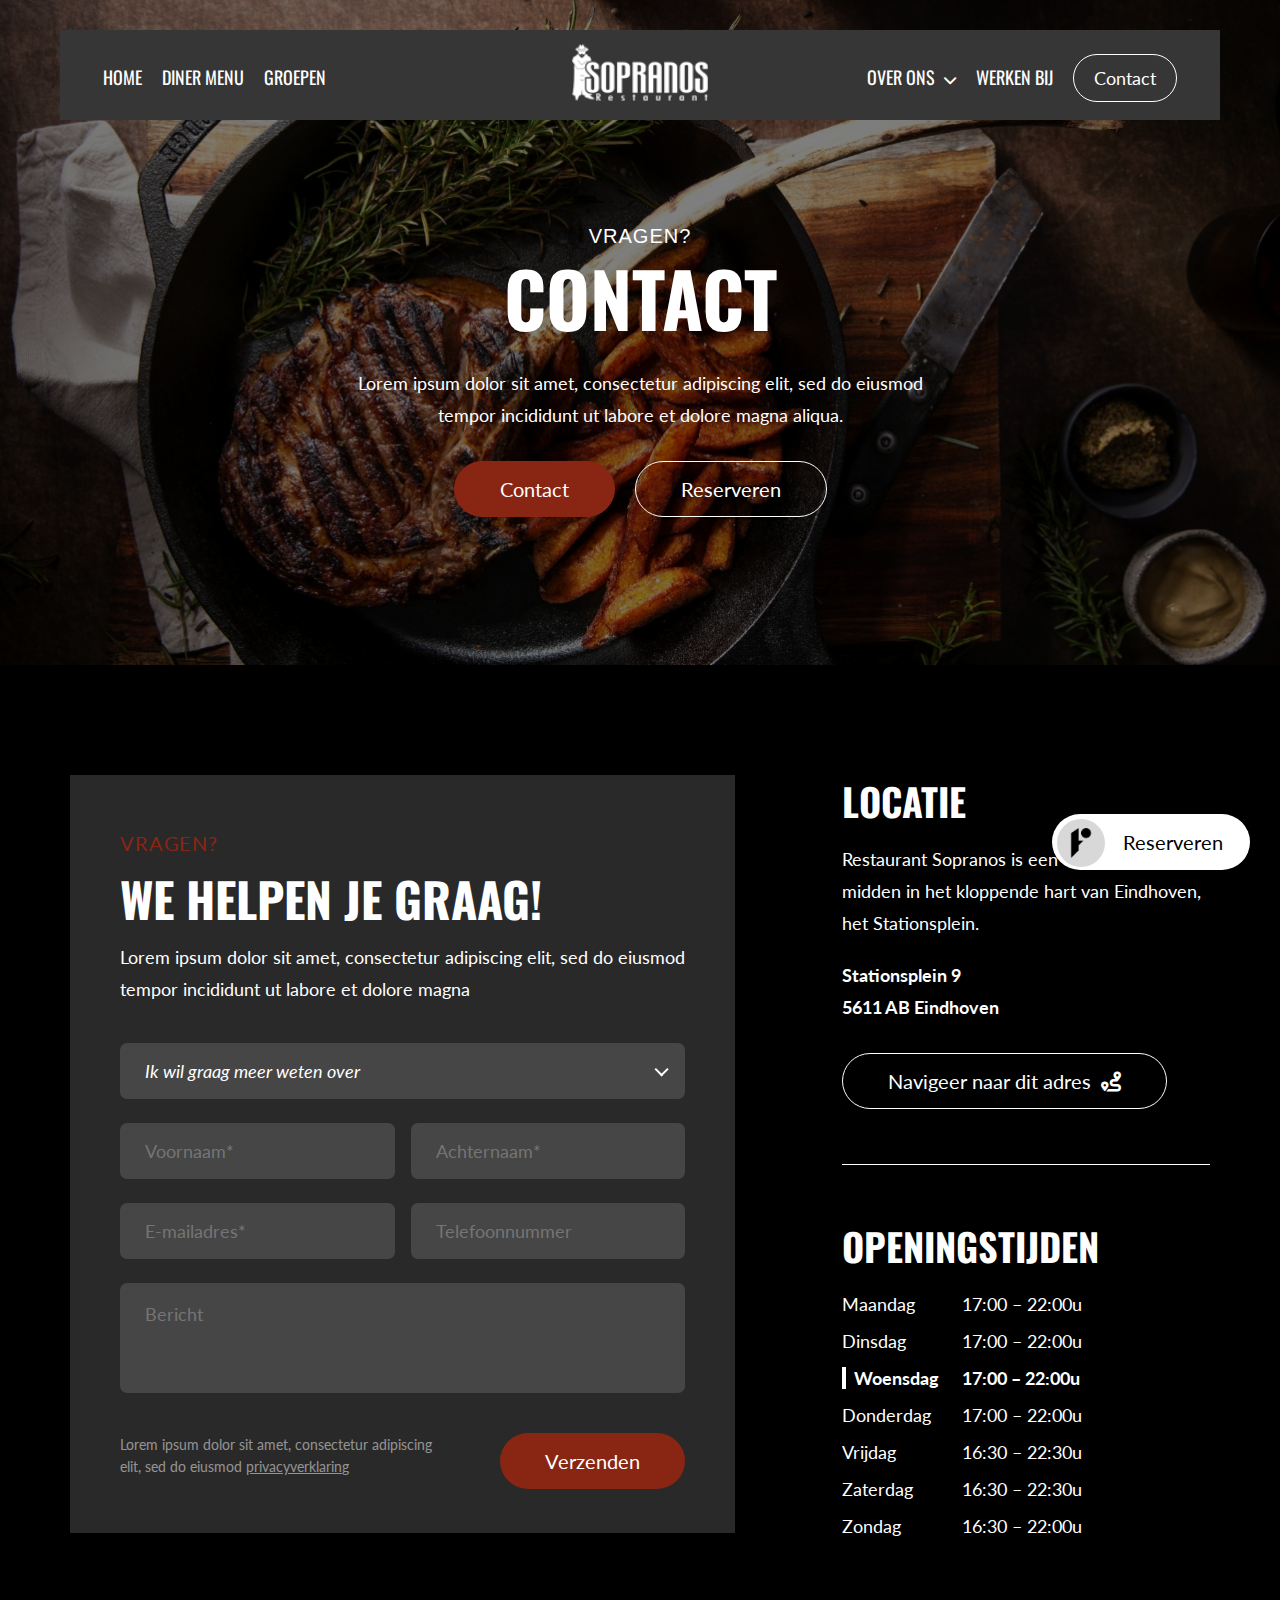
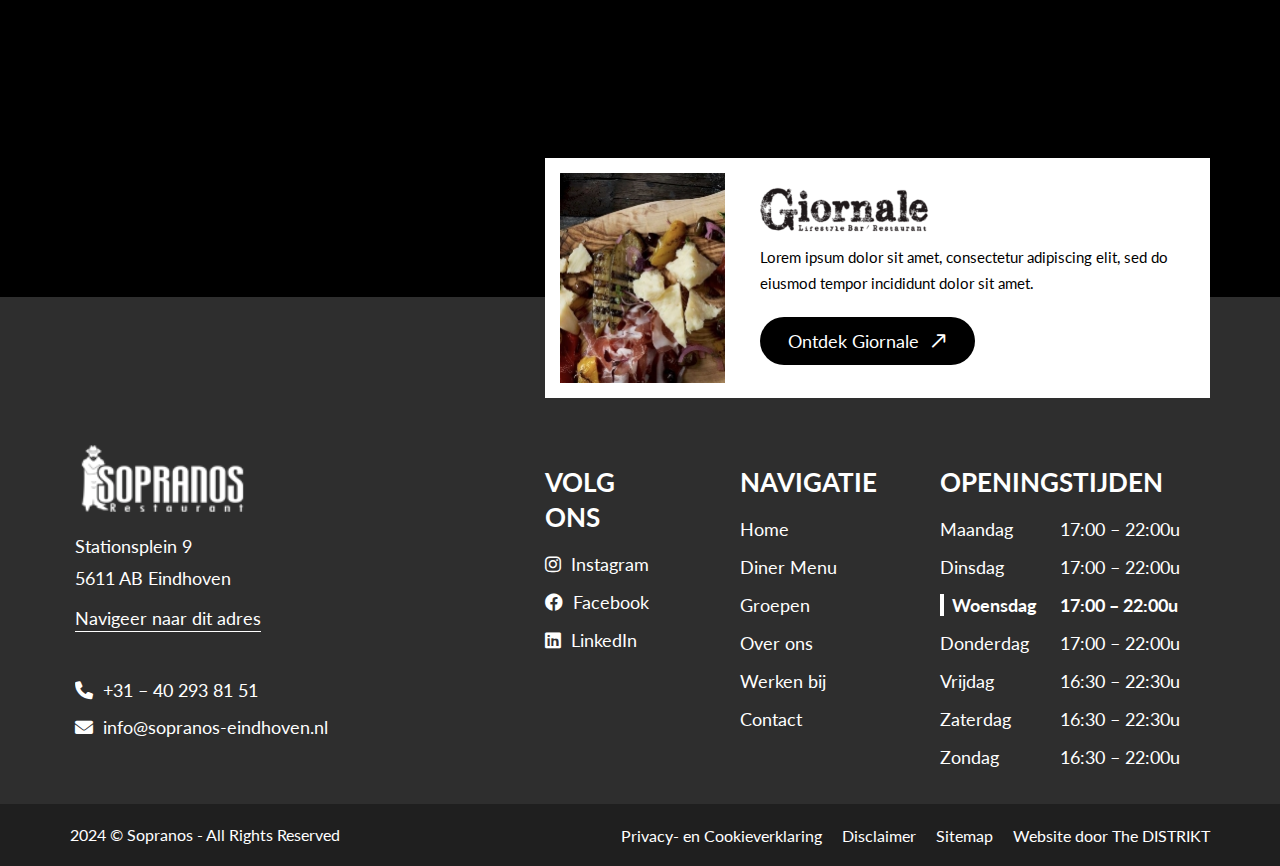
<file: html/contact.html>
<!doctype html>
<html lang="nl">
<head>
	<meta charset="UTF-8">
	<meta name="viewport"
				content="width=device-width, user-scalable=no, initial-scale=1.0, maximum-scale=1.0, minimum-scale=1.0">
	<meta http-equiv="X-UA-Compatible" content="ie=edge">
	<title>Sopranos</title>

	
	<!-- Main style -->
	<link rel="stylesheet" href="css/normalize.css"/>
	<link rel="preconnect" href="https://fonts.googleapis.com">
	<link rel="preconnect" href="https://fonts.gstatic.com" crossorigin>
	<link href="https://fonts.googleapis.com/css2?family=Lato:ital,wght@0,100;0,300;0,400;0,700;0,900;1,100;1,300;1,400;1,700;1,900&family=Oswald:wght@200..700&display=swap" rel="stylesheet">
	<link rel="stylesheet" type="text/css" href="fonts/FA5PRO-master/css/all.css"/>
	<link rel="stylesheet" type="text/css" href="css/bootstrap.min.css"/>
	<link rel="stylesheet" type="text/css" href="css/nice-select.css"/>
	<link rel="stylesheet" type="text/css" href="css/jquery.fancybox.min.css"/>
	<link rel="stylesheet" type="text/css" href="css/swiper.min.css"/>
	<link rel="stylesheet" type="text/css" href="css/styles.css"/>
	<link rel="stylesheet" type="text/css" href="css/responsive.css"/>
	
</head>
<body>

  <header>
		<div class="top-line">
			<div class="container">
				<div class="row justify-content-between align-items-center">
					<div class="left p-0">
						<ul class="top-menu d-flex">
							<li><a href="#">Home</a></li>
							<li><a href="#">Diner menu</a></li>
							<li><a href="#">Groepen</a></li>
						</ul>
					</div>
					<div class="logo-wrap d-flex justify-content-center p-0">
						<a href="index.html">
							<img src="img/logo.svg" alt="">
						</a>
					</div>
					<div class="right d-flex justify-content-end p-0">
						<ul class="top-menu d-flex justify-content-end align-items-center">
							<li>
								<a href="#">Over ons <i class="fas fa-chevron-down"></i></a>
								<ul class="sub-menu">
									<li><a href="#">Over ons 1</a></li>
									<li><a href="#">Over ons 2</a></li>
									<li><a href="#">Over ons 3</a></li>
								</ul>
							</li>
							<li><a href="#">Werken bij</a></li>
							<li><a href="#" class="btn-border">Contact</a></li>
						</ul>
						<div class="open-menu d-flex justify-content-end d-xl-none">
							<a href="#">
								<span></span>
								<span></span>
								<span></span>
							</a>
						</div>
					</div>
				</div>

			</div>
		</div>
  </header>

	<div class="menu-responsive" id="menu-responsive" style="display: none">
		<div class="top">
			<div class="close-menu">
				<a href="#"><i class="fal fa-times"></i></a>
			</div>
		</div>
		<div class="wrap">
			<div class="logo-wrap">
				<a href="index.html">
					<img src="img/logo.svg" alt="">
				</a>
			</div>
			<nav class="mob-menu-wrap">
				<ul class="mob-menu p-0">
					<li><a href="#">Home</a></li>
					<li><a href="#">Diner menu</a></li>
					<li><a href="#">Groepen</a></li>
					<li>
						<a href="#">Over ons </a>
						<ul class="sub-menu">
							<li><a href="#">Over ons 1</a></li>
							<li><a href="#">Over ons 2</a></li>
							<li><a href="#">Over ons 3</a></li>
						</ul>
					</li>
					<li><a href="#">Werken bij</a></li>
					<li><a href="#" class="btn-border">Contact</a></li>
				</ul>

				<div class="btn-wrap">
					<a href="#" class="btn-head">Contact</a>
				</div>
			</nav>
		</div>
	</div>

	<main>

		<!--додати full-section шоб було на весь екран-->
		<section class="home-banner contact-banner">
			<div class="bg">
				<img src="img/bg-7.jpg" alt="">
			</div>
			<div class="container">
				<div class="row">
					<div class="content d-flex align-items-center flex-column justify-content-center">
						<p class="info">Vragen?</p>
						<h1>Contact</h1>
						<div class="text-wrap">
							<p>Lorem ipsum dolor sit amet, consectetur adipiscing elit, sed do eiusmod tempor incididunt ut labore et dolore magna aliqua.</p>
						</div>
						<div class="btn-wrap d-flex justify-content-center flex-wrap align-items-center w-100">
							<a href="#" class="btn-default">Contact</a>
							<a href="#" class="btn-border">Reserveren</a>
						</div>
					</div>
				</div>
			</div>


		</section>

		<section class="contact-info">
			<div class="container">
				<div class="row">
					<div class="content d-flex justify-content-between flex-wrap p-0">
						<div class="form-wrap col-lg-7 col-12">
							<h6 class="label">Vragen?</h6>
							<h2>We helpen je graag!</h2>
							<p>Lorem ipsum dolor sit amet, consectetur adipiscing elit, sed do eiusmod tempor incididunt ut labore et dolore magna</p>
							<form action="#" class="default-form">
								<div class="input-wrap input-wrap-full select-block">
									<label class="form-label" for="select-1"></label>
									<select id="select-1" name="select-1">
										<option value="0">Ik wil graag meer weten over</option>
										<option value="1">select 1</option>
										<option value="2">select 2</option>
										<option value="3">select 3</option>
									</select>
								</div>
								<div class="input-wrap">
									<label for="name">Voornaam*</label>
									<input type="text" name="name" id="name" placeholder="Voornaam*" required>
								</div>
								<div class="input-wrap">
									<label for="last-name">Achternaam*</label>
									<input type="text" name="last-name" id="last-name" placeholder="Achternaam*" required>
								</div>
								<div class="input-wrap">
									<label for="email">E-mailadres*</label>
									<input type="email" name="email" id="email" placeholder="E-mailadres*" required>
								</div>
								<div class="input-wrap">
									<label for="tel">Telefoonnummer</label>
									<input type="number" name="tel" id="tel" placeholder="Telefoonnummer">
								</div>
								<div class="input-wrap input-wrap-full">
									<label for="message">Bericht</label>
									<textarea name="message" id="message" placeholder="Bericht"></textarea>
								</div>
								<div class="input-wrap-submit">
									<button type="submit" class="btn-default">Verzenden</button>
								</div>
							</form>
							<div class="after-text">
								<p>Lorem ipsum dolor sit amet, consectetur adipiscing elit, sed do eiusmod <a href="#">privacyverklaring</a></p>
							</div>
						</div>

						<div class="info-wrap col-lg-4 col-12">
							<h3>Locatie</h3>
							<p>Restaurant Sopranos is een uniek restaurant midden in het kloppende hart van Eindhoven, het Stationsplein.</p>
							<ul class="list-address">
								<li>Stationsplein 9</li>
								<li>5611 AB Eindhoven</li>
							</ul>
							<div class="btn-wrap">
								<a href="#" class="btn-border">Navigeer naar dit adres<i class="fas fa-route"></i></a>
							</div>
							<div class="line"></div>
							<h3>Openingstijden</h3>
							<ul class="list-info">
								<li>
									<p>Maandag</p>
									<p>17:00 – 22:00u</p>
								</li>
								<li>
									<p>Dinsdag</p>
									<p>17:00 – 22:00u</p>
								</li>
								<li class="current">
									<p>Woensdag</p>
									<p>17:00 – 22:00u</p>
								</li>
								<li>
									<p>Donderdag</p>
									<p>17:00 – 22:00u</p>
								</li>
								<li>
									<p>Vrijdag</p>
									<p>16:30 – 22:30u</p>
								</li>
								<li>
									<p>Zaterdag</p>
									<p>16:30 – 22:30u</p>
								</li>
								<li>
									<p>Zondag</p>
									<p>16:30 – 22:00u</p>
								</li>
							</ul>
						</div>
					</div>
				</div>
			</div>
		</section>

	</main>

  <footer>
    <div class="container">
			<div class="row">
				<div class="footer-top d-flex justify-content-between col-lg-7">
					<figure>
						<img src="img/img-8.jpg" alt="">
					</figure>
					<div class="text">
						<div class="logo">
							<img src="img/logo-2.png" alt="">
						</div>
						<p>Lorem ipsum dolor sit amet, consectetur adipiscing elit, sed do eiusmod tempor incididunt dolor sit amet.</p>
						<div class="btn-wrap">
							<a href="#" class="btn-arrow">Ontdek Giornale<i class="far fa-long-arrow-right"></i></a>
						</div>
					</div>
				</div>

				<div class="content d-flex flex-wrap justify-content-between">
					<div class="left col-lg-4 col-md-6 col-12">
						<div class="logo-wrap">
							<a href="#">
								<img src="img/logo.svg" alt="">
							</a>
						</div>
						<p>Stationsplein 9<br>
							5611 AB Eindhoven</p>
						<p><a href="#">Navigeer naar dit adres</a></p>
						<ul>
							<li>
								<a href="tel:+31402938151"><i class="fas fa-phone-alt"></i>+31 – 40 293 81 51</a>
							</li>
							<li>
								<a href="mailto:info@sopranos-eindhoven.nl"><i class="fas fa-envelope"></i>info@sopranos-eindhoven.nl</a>
							</li>
						</ul>
					</div>

					<div class="right col-lg-7 col-md-6 col-12 d-flex flex-wrap justify-content-between">
						<div class="item item-1">
							<h5>Volg ons <span></span></h5>
							<ul>
								<li><a href="#"><i class="fab fa-instagram"></i>Instagram</a></li>
								<li><a href="#"><i class="fab fa-facebook"></i>Facebook</a></li>
								<li><a href="#"><i class="fab fa-linkedin"></i>LinkedIn</a></li>
							</ul>
						</div>
						<div class="item item-2">
							<h5>NAvigatie <span></span></h5>
							<ul>
								<li><a href="#">Home</a></li>
								<li><a href="#">Diner Menu</a></li>
								<li><a href="#">Groepen</a></li>
								<li><a href="#">Over ons</a></li>
								<li><a href="#">Werken bij</a></li>
								<li><a href="#">Contact</a></li>

							</ul>
						</div>
						<div class="item item-3">
							<h5>Openingstijden <span></span></h5>
							<ul>
								<li>
									<p>Maandag</p>
									<p>17:00 – 22:00u</p>
								</li>
								<li>
									<p>Dinsdag</p>
									<p>17:00 – 22:00u</p>
								</li>
								<li class="current">
									<p>Woensdag</p>
									<p>17:00 – 22:00u</p>
								</li>
								<li>
									<p>Donderdag</p>
									<p>17:00 – 22:00u</p>
								</li>
								<li>
									<p>Vrijdag</p>
									<p>16:30 – 22:30u</p>
								</li>
								<li>
									<p>Zaterdag</p>
									<p>16:30 – 22:30u</p>
								</li>
								<li>
									<p>Zondag</p>
									<p>16:30 – 22:00u</p>
								</li>
							</ul>
						</div>
					</div>

				</div>
			</div>
    </div>

		<div class="bottom">
			<div class="container">
				<div class="row align-items-center">
					<div class="left-bottom col-lg-4 col-12">
						<p>2024 © Sopranos - All Rights Reserved</p>
					</div>
					<div class="right-bottom col-lg-8 col-12">
						<ul class="d-flex justify-content-lg-end justify-content-center flex-wrap">
							<li><a href="#">Privacy- en Cookieverklaring</a></li>
							<li><a href="#">Disclaimer</a></li>
							<li><a href="#">Sitemap</a></li>
							<li><a href="#">Website door  The DISTRIKT</a></li>
						</ul>
					</div>
				</div>
			</div>
		</div>
  </footer>


	<div class="fix-block">
		<a href="#" class="btn-reserve">
									<span class="img">
										<img src="img/icon-2.svg" alt="">
									</span>
			<span>Reserveren</span>
		</a>
	</div>



	<script src="js/jquery.min.js"></script>
	<script src="js/jquery.sticky.js"></script>
	<script src="js/bootstrap.bundle.min.js"></script>
	<script src="js/swiper.js"></script>
	<script src="js/jquery.fancybox.min.js"></script>
	<script src="js/jquery.nice-select.min.js"></script>
	<script src="js/script.js"></script>
</body>
</html>
</file>
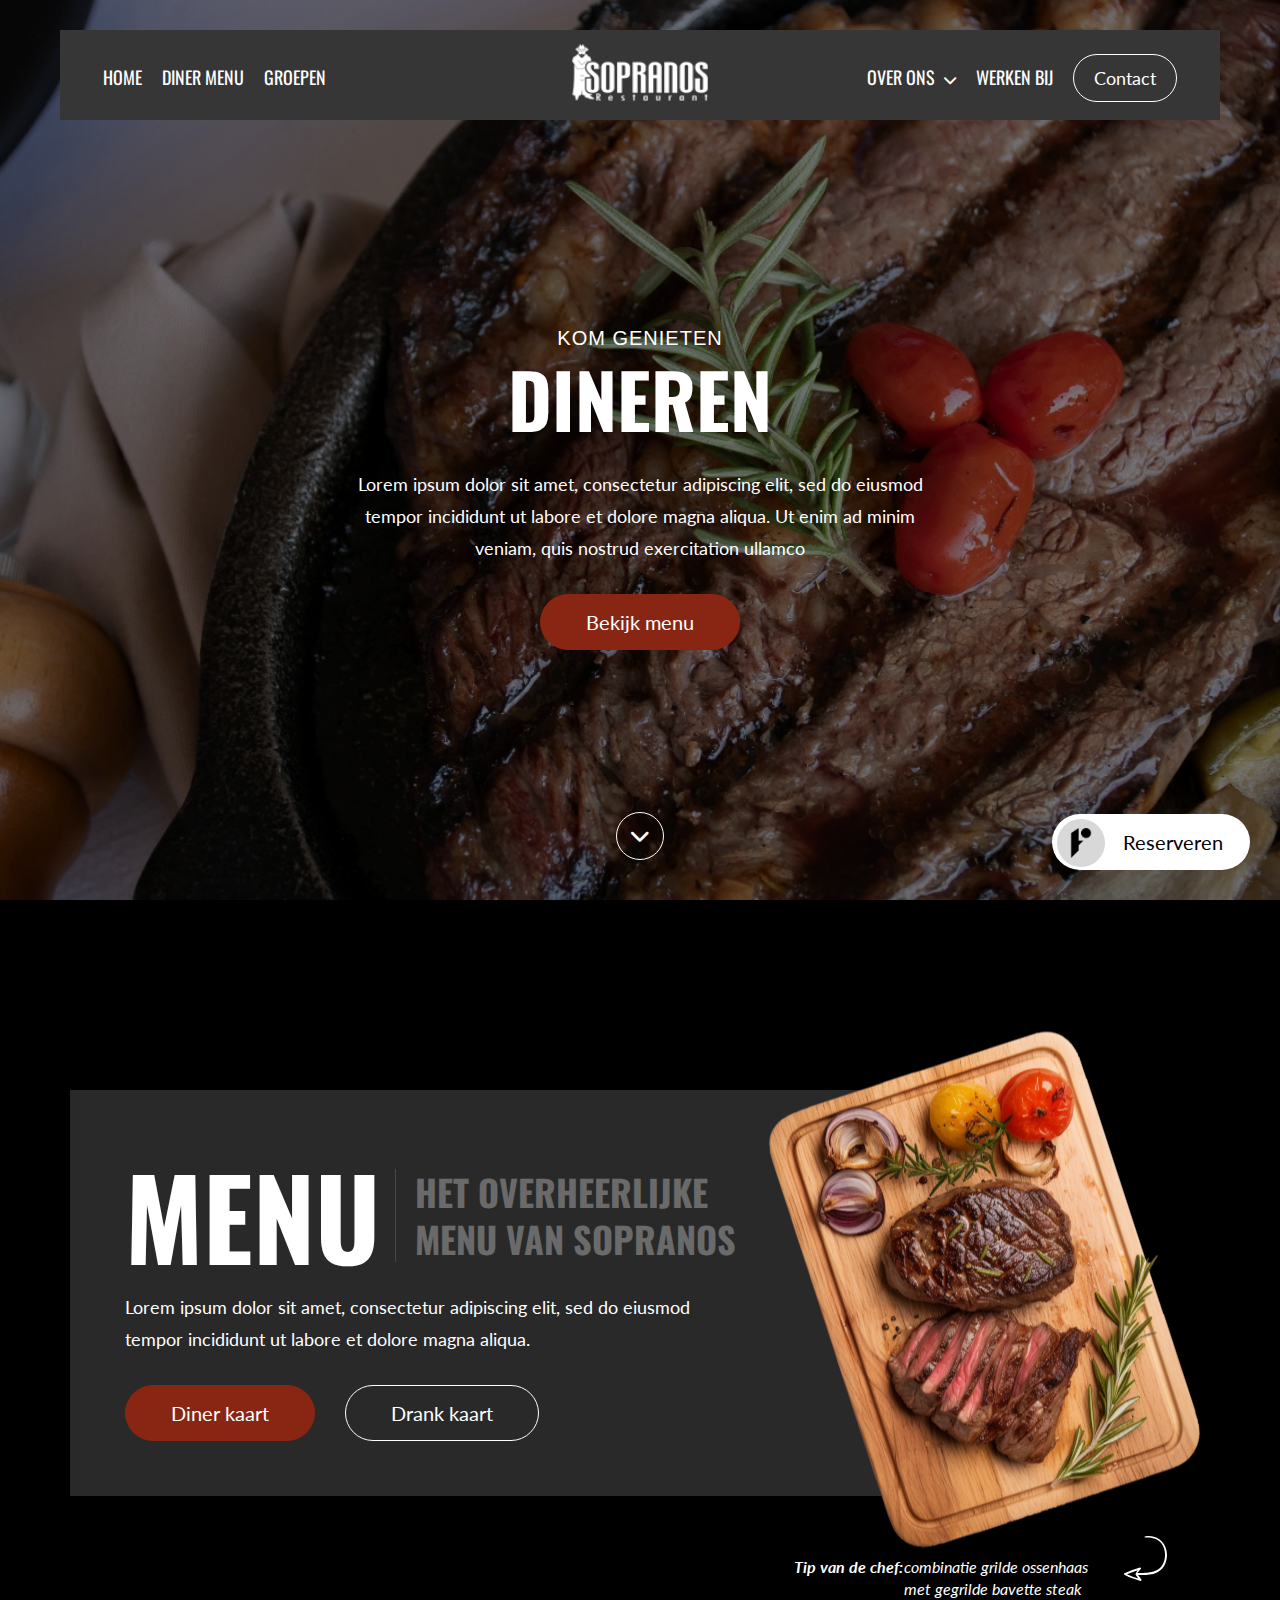
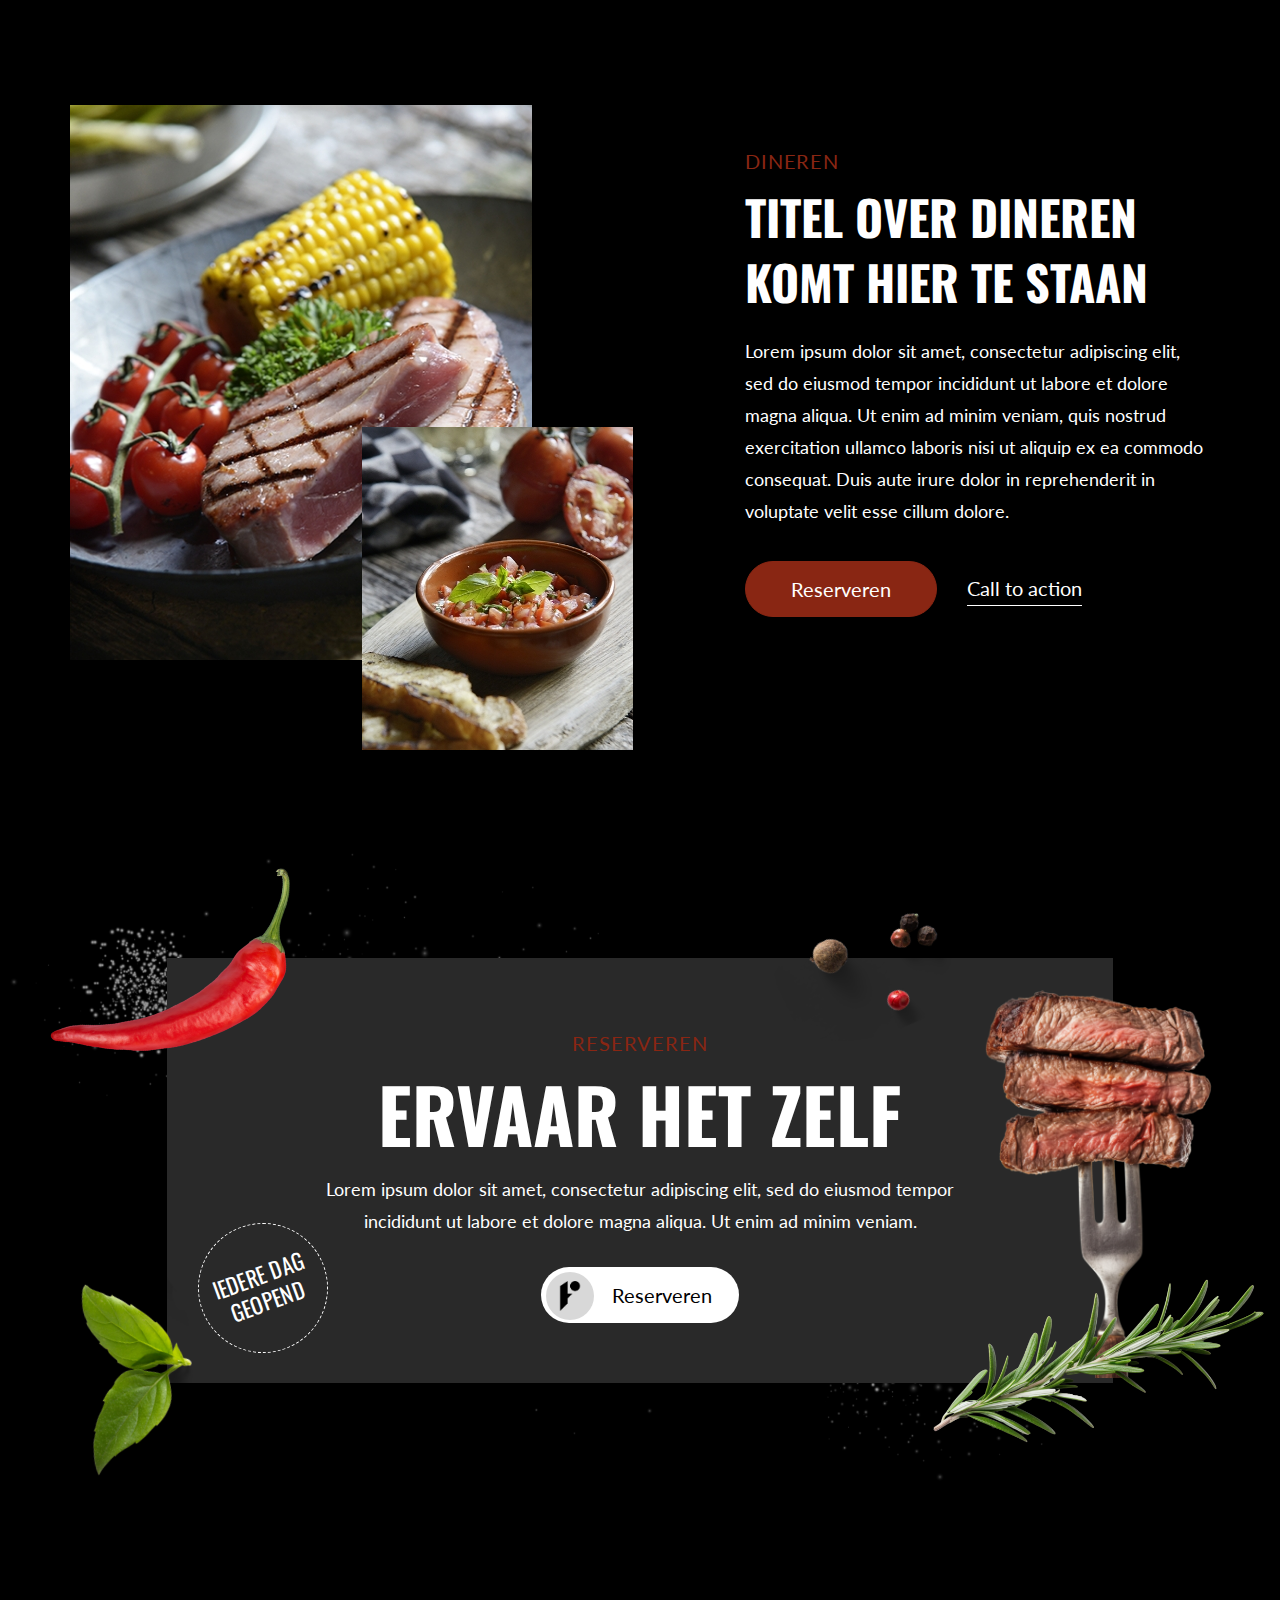
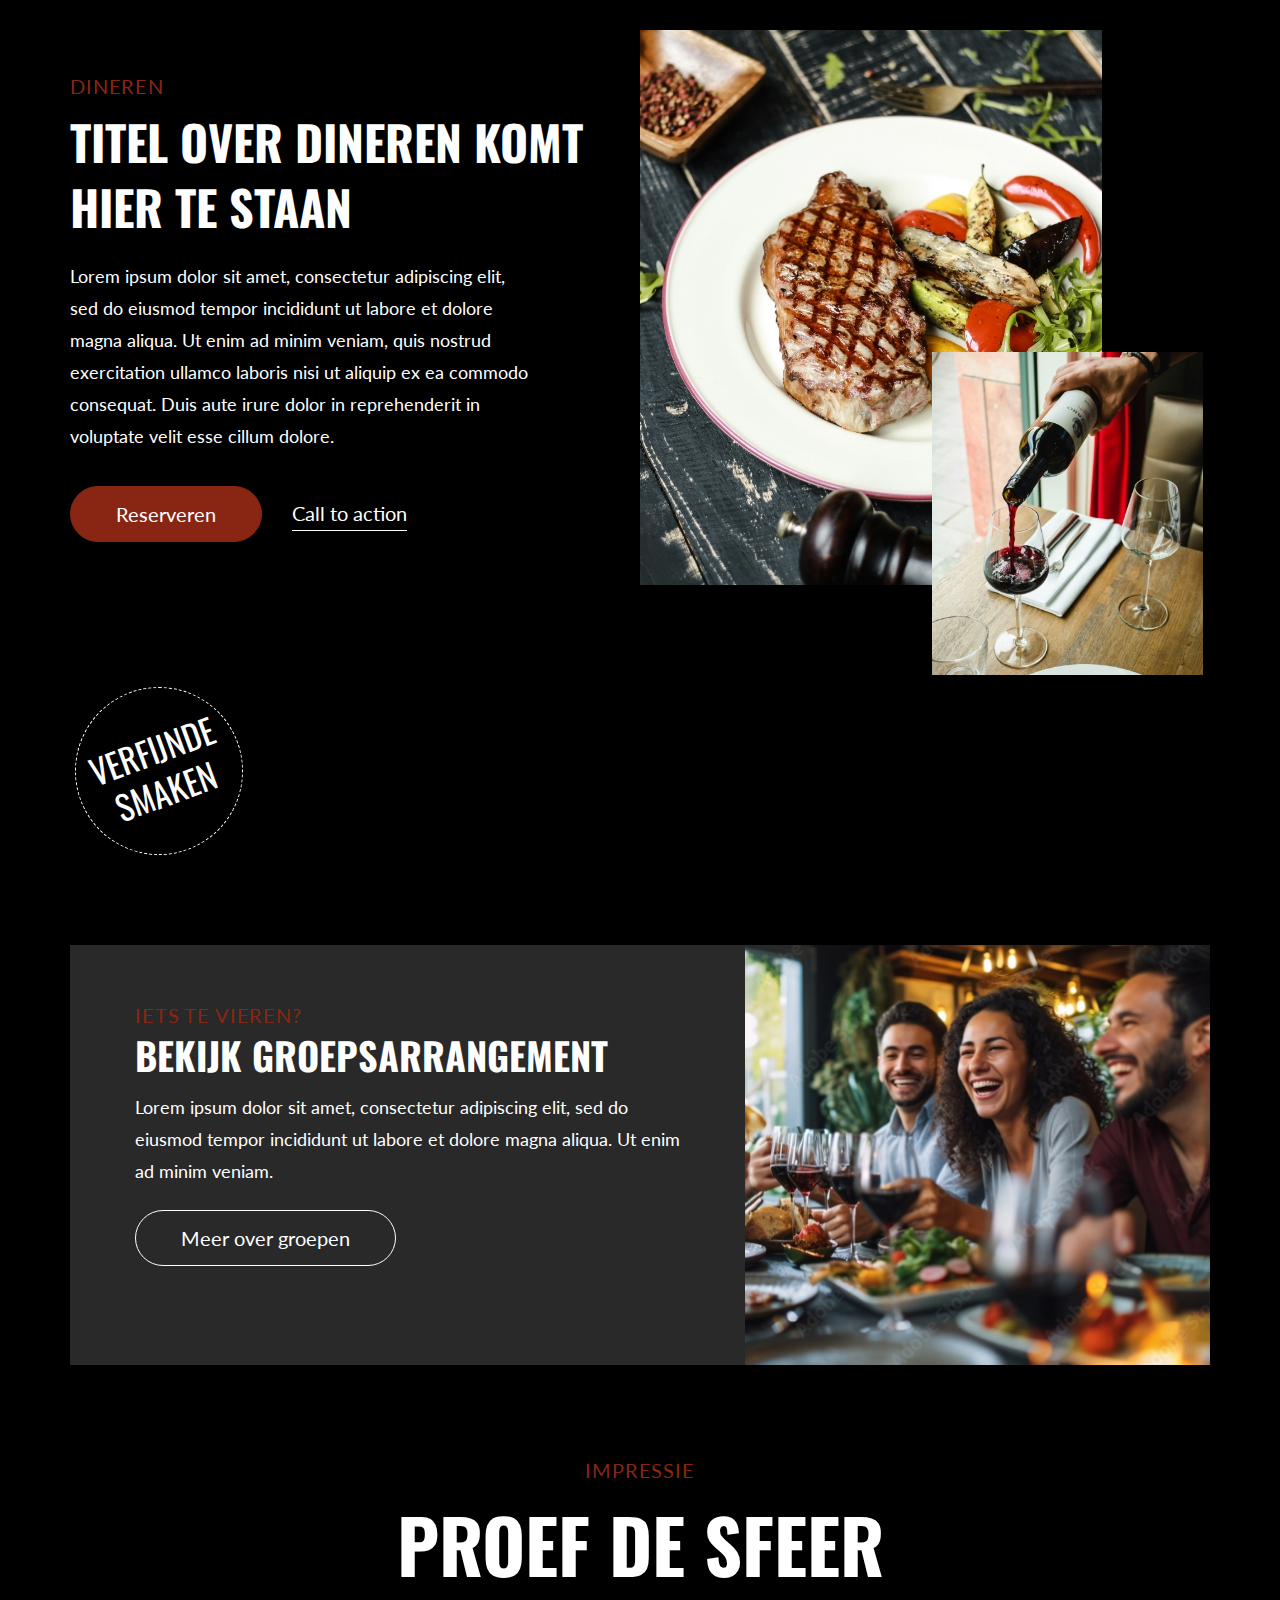
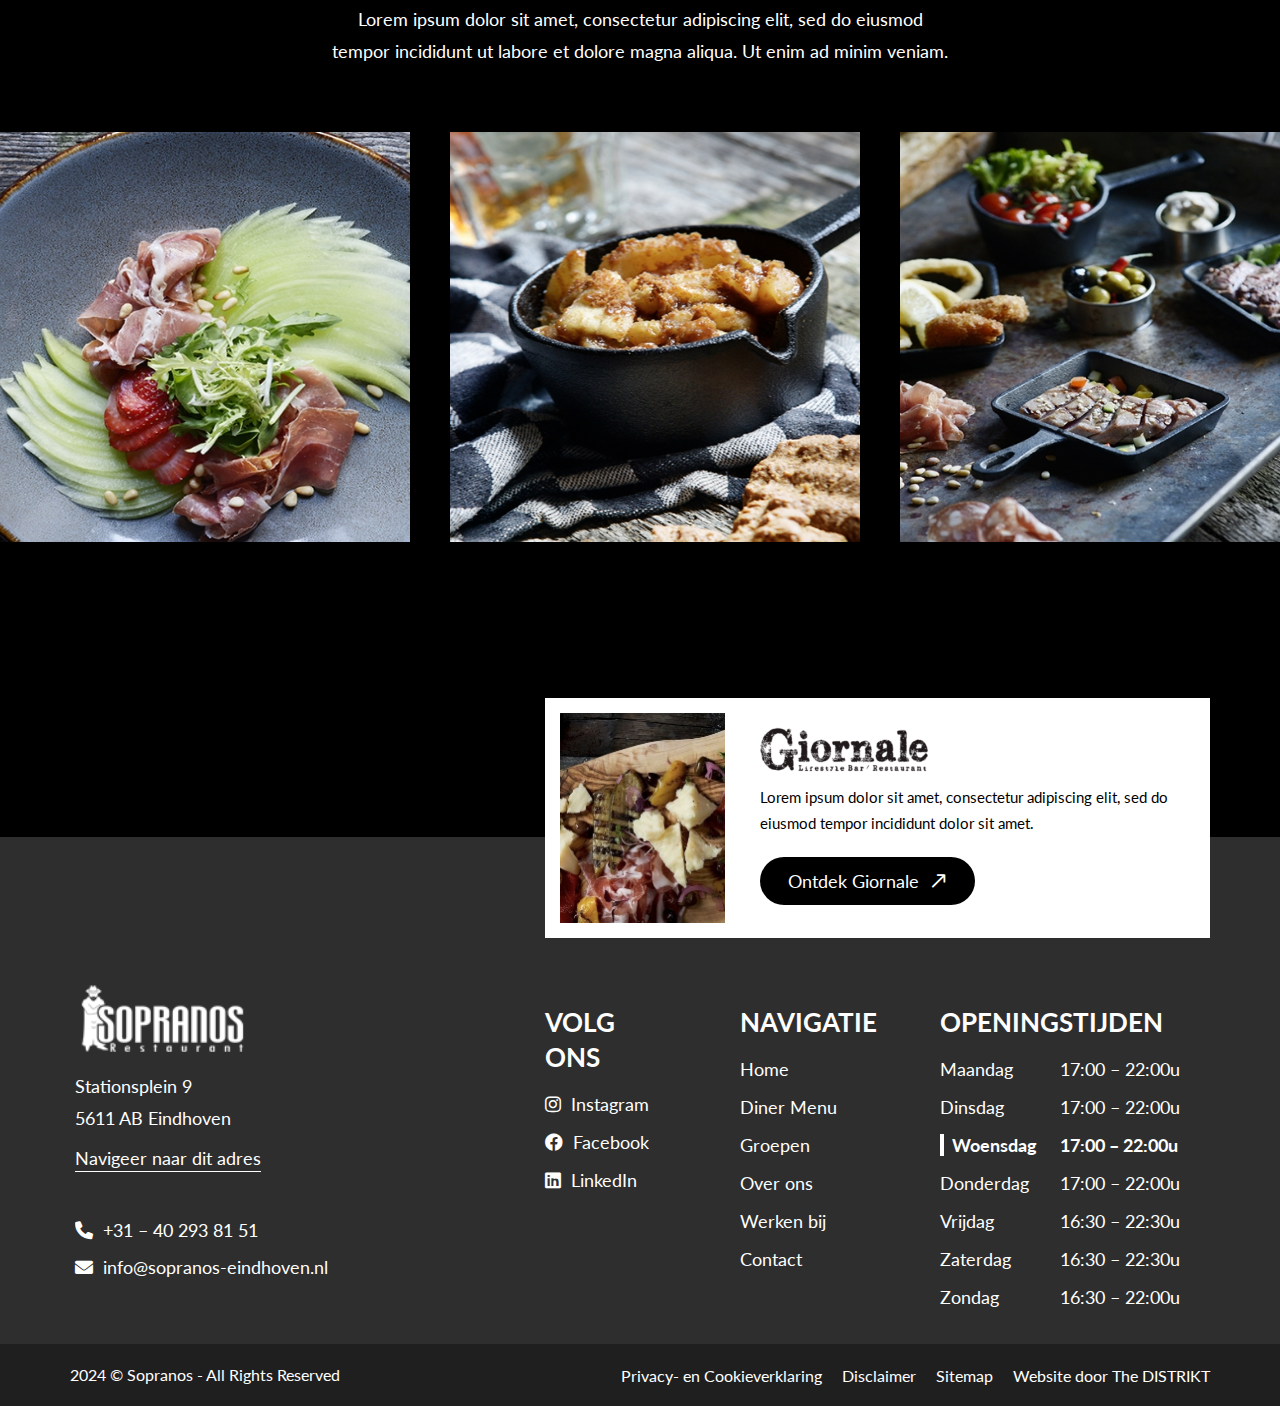
<file: html/dine.html>
<!doctype html>
<html lang="nl">
<head>
	<meta charset="UTF-8">
	<meta name="viewport"
				content="width=device-width, user-scalable=no, initial-scale=1.0, maximum-scale=1.0, minimum-scale=1.0">
	<meta http-equiv="X-UA-Compatible" content="ie=edge">
	<title>Sopranos</title>

	
	<!-- Main style -->
	<link rel="stylesheet" href="css/normalize.css"/>
	<link rel="preconnect" href="https://fonts.googleapis.com">
	<link rel="preconnect" href="https://fonts.gstatic.com" crossorigin>
	<link href="https://fonts.googleapis.com/css2?family=Lato:ital,wght@0,100;0,300;0,400;0,700;0,900;1,100;1,300;1,400;1,700;1,900&family=Oswald:wght@200..700&display=swap" rel="stylesheet">
	<link rel="stylesheet" type="text/css" href="fonts/FA5PRO-master/css/all.css"/>
	<link rel="stylesheet" type="text/css" href="css/bootstrap.min.css"/>
	<link rel="stylesheet" type="text/css" href="css/nice-select.css"/>
	<link rel="stylesheet" type="text/css" href="css/jquery.fancybox.min.css"/>
	<link rel="stylesheet" type="text/css" href="css/swiper.min.css"/>
	<link rel="stylesheet" type="text/css" href="css/styles.css"/>
	<link rel="stylesheet" type="text/css" href="css/responsive.css"/>
	
</head>
<body>

  <header>
		<div class="top-line">
			<div class="container">
				<div class="row justify-content-between align-items-center">
					<div class="left p-0">
						<ul class="top-menu d-flex">
							<li><a href="#">Home</a></li>
							<li><a href="#">Diner menu</a></li>
							<li><a href="#">Groepen</a></li>
						</ul>
					</div>
					<div class="logo-wrap d-flex justify-content-center p-0">
						<a href="index.html">
							<img src="img/logo.svg" alt="">
						</a>
					</div>
					<div class="right d-flex justify-content-end p-0">
						<ul class="top-menu d-flex justify-content-end align-items-center">
							<li>
								<a href="#">Over ons <i class="fas fa-chevron-down"></i></a>
								<ul class="sub-menu">
									<li><a href="#">Over ons 1</a></li>
									<li><a href="#">Over ons 2</a></li>
									<li><a href="#">Over ons 3</a></li>
								</ul>
							</li>
							<li><a href="#">Werken bij</a></li>
							<li><a href="#" class="btn-border">Contact</a></li>
						</ul>
						<div class="open-menu d-flex justify-content-end d-xl-none">
							<a href="#">
								<span></span>
								<span></span>
								<span></span>
							</a>
						</div>
					</div>
				</div>

			</div>
		</div>
  </header>

	<div class="menu-responsive" id="menu-responsive" style="display: none">
		<div class="top">
			<div class="close-menu">
				<a href="#"><i class="fal fa-times"></i></a>
			</div>
		</div>
		<div class="wrap">
			<div class="logo-wrap">
				<a href="index.html">
					<img src="img/logo.svg" alt="">
				</a>
			</div>
			<nav class="mob-menu-wrap">
				<ul class="mob-menu p-0">
					<li><a href="#">Home</a></li>
					<li><a href="#">Diner menu</a></li>
					<li><a href="#">Groepen</a></li>
					<li>
						<a href="#">Over ons </a>
						<ul class="sub-menu">
							<li><a href="#">Over ons 1</a></li>
							<li><a href="#">Over ons 2</a></li>
							<li><a href="#">Over ons 3</a></li>
						</ul>
					</li>
					<li><a href="#">Werken bij</a></li>
					<li><a href="#" class="btn-border">Contact</a></li>
				</ul>

				<div class="btn-wrap">
					<a href="#" class="btn-head">Contact</a>
				</div>
			</nav>
		</div>
	</div>

	<main>

		<!--додати full-section шоб було на весь екран-->
		<section class="home-banner full-section">
			<div class="bg">
				<img src="img/bg-4.jpg" alt="">
			</div>
			<div class="container">
				<div class="row">
					<div class="content d-flex align-items-center flex-column justify-content-center">
						 <p class="info">Kom genieten</p>
						<h1>Dineren</h1>
						<div class="text-wrap">
							<p>Lorem ipsum dolor sit amet, consectetur adipiscing elit, sed do eiusmod tempor incididunt ut labore et dolore magna aliqua. Ut enim ad minim veniam, quis nostrud exercitation ullamco</p>
						</div>
						<div class="btn-wrap d-flex justify-content-center flex-wrap align-items-center w-100">
							<a href="#" class="btn-default">Bekijk menu</a>
						</div>
					</div>
				</div>
			</div>

			<div class="btn-down">
				<a href="#img-text" class="scroll"><i class="fas fa-chevron-down"></i></a>
			</div>
		</section>


		<section class="menu-block" id="img-text">
			<div class="container">
				<div class="row">
					<div class="content">
						<div class="text">
							<div class="title-wrap d-flex flex-wrap align-items-center">
								<h2>Menu</h2>
								<h3 class="sub-title">Het overheerlijke menu van Sopranos</h3>
							</div>
							<p>Lorem ipsum dolor sit amet, consectetur adipiscing elit, sed do eiusmod tempor incididunt ut labore et dolore magna aliqua.</p>
							<div class="btn-wrap d-flex flex-wrap">
								<a href="#" class="btn-default">Diner kaart</a>
								<a href="#" class="btn-border">Drank kaart</a>
							</div>
						</div>
						<figure>
							<img src="img/img-2.png" alt="">
						</figure>
					</div>
					<div class="arrow-wrap">
						<p><b>Tip van de chef:</b>
							<span>combinatie grilde ossenhaas met gegrilde bavette steak</span>
						</p>
						<img src="img/icon-1.svg" alt="">
					</div>
				</div>
			</div>
		</section>

		<section class="img-text  figure-pl-0 pt-50 pb-190" >
			<div class="container">
				<div class="row">
					<figure class="col-lg-6 col-12">
						<img src="img/img-9.jpg" alt="">
						<div class="mini-img">
							<img src="img/img-10.jpg" alt="">
						</div>
					</figure>
					<div class="text-wrap col-lg-6 col-12">
						<h6 class="label">Dineren</h6>
						<h2>Titel over dineren
							Komt hier te staan</h2>
						<p>Lorem ipsum dolor sit amet, consectetur adipiscing elit, sed do eiusmod tempor incididunt ut labore et dolore magna aliqua. Ut enim ad minim veniam, quis nostrud exercitation ullamco laboris nisi ut aliquip ex ea commodo consequat. Duis aute irure dolor in reprehenderit in voluptate velit esse cillum dolore. </p>
						<div class="btn-wrap d-flex align-items-center">
							<a href="#" class="btn-default">Reserveren</a>
							<a href="#" class="link">Call to action</a>
						</div>
					</div>

				</div>
			</div>
		</section>
		
		<section class="cta-block">
			<div class="bg">
				<img src="img/bg-3.png" alt="">
			</div>
			<div class="container">

				<div class="row">
					<div class="wrap-content">
						<div class="bg bg-content">
							<img src="img/img-7-1.png" alt="" class="img img-1">
							<img src="img/img-7-2.png" alt="" class="img img-2">
							<img src="img/img-7-3.png" alt="" class="img img-3">
							<img src="img/img-7-4.png" alt="" class="img img-4">
						</div>
						<div class="bg-color">

						</div>
						<div class="content">

							<div class="wrap">
								<h6 class="label text-center">Reserveren</h6>
								<h2 class="text-center">Ervaar het zelf</h2>
								<p>Lorem ipsum dolor sit amet, consectetur adipiscing elit, sed do eiusmod tempor incididunt ut labore et dolore magna aliqua. Ut enim ad minim veniam.</p>
								<div class="btn-wrap">
									<a href="#" class="btn-reserve">
									<span class="img">
										<img src="img/icon-2.svg" alt="">
									</span>
										<span>Reserveren</span>
									</a>
								</div>
								<div class="dot">
									<span>Iedere dag geopend</span>
								</div>
							</div>
						</div>
					</div>

				</div>
			</div>
		</section>

		<section class="img-text img-text-revers figure-pl-0 dot-left dot-down dot-trans-20 pb-100" >
			<div class="container">
				<div class="row pb-230">
					<figure class="col-lg-6 col-12">
						<img src="img/img-11.jpg" alt="">
						<div class="mini-img">
							<img src="img/img-12.jpg" alt="">
						</div>
					</figure>
					<div class="text-wrap col-lg-6 col-12">
						<h6 class="label">Dineren</h6>
						<h2>Titel over dineren
							Komt hier te staan</h2>
						<p>Lorem ipsum dolor sit amet, consectetur adipiscing elit, sed do eiusmod tempor incididunt ut labore et dolore magna aliqua. Ut enim ad minim veniam, quis nostrud exercitation ullamco laboris nisi ut aliquip ex ea commodo consequat. Duis aute irure dolor in reprehenderit in voluptate velit esse cillum dolore. </p>
						<div class="btn-wrap d-flex align-items-center">
							<a href="#" class="btn-default">Reserveren</a>
							<a href="#" class="link">Call to action</a>
						</div>
					</div>

					<div class="dot">
						<span>Verfijnde Smaken</span>
					</div>
				</div>
			</div>
		</section>

		<section class="img-card">
			<div class="container">
				<div class="row">
					<div class="content d-flex justify-content-between flex-wrap p-0">
						<div class="text">
							<h6 class="label">Iets te vieren?</h6>
							<h3>Bekijk groepsarrangement</h3>
							<p>Lorem ipsum dolor sit amet, consectetur adipiscing elit, sed do eiusmod tempor incididunt ut labore et dolore magna aliqua. Ut enim ad minim veniam.</p>
							<div class="btn-wrap">
								<a href="#" class="btn-border">Meer over groepen</a>
							</div>
						</div>
						<figure>
							<img src="img/img-13.jpg" alt="">
						</figure>
					</div>
				</div>
			</div>
		</section>

		<section class="slider-img-wrap">
			<div class="container">
				<div class="row">
					<div class="top text-center">
						<h6 class="label text-center">Impressie</h6>
						<h2 class="text-center">Proef de sfeer</h2>
						<p>Lorem ipsum dolor sit amet, consectetur adipiscing elit, sed do eiusmod tempor incididunt ut labore et dolore magna aliqua. Ut enim ad minim veniam.</p>
					</div>
				</div>
			</div>
			<div class="slider-wrap">
				<div class="circle">
					<p>SLEEP OM TE ONTDEKKEN</p>
				</div>
				<div class="swiper img-slider">
					<div class="swiper-wrapper">
						<div class="swiper-slide">
							<img src="img/img-4-1.jpg" alt="">
						</div>
						<div class="swiper-slide">
							<img src="img/img-4-2.jpg" alt="">
						</div>
						<div class="swiper-slide">
							<img src="img/img-4-3.jpg" alt="">
						</div>
						<div class="swiper-slide">
							<img src="img/img-4-4.jpg" alt="">
						</div>
						<div class="swiper-slide">
							<img src="img/img-4-1.jpg" alt="">
						</div>
						<div class="swiper-slide">
							<img src="img/img-4-2.jpg" alt="">
						</div>
						<div class="swiper-slide">
							<img src="img/img-4-3.jpg" alt="">
						</div>
						<div class="swiper-slide">
							<img src="img/img-4-4.jpg" alt="">
						</div>
					</div>
				</div>
			</div>
		</section>

	</main>

  <footer>
    <div class="container">
			<div class="row">
				<div class="footer-top d-flex justify-content-between col-lg-7">
					<figure>
						<img src="img/img-8.jpg" alt="">
					</figure>
					<div class="text">
						<div class="logo">
							<img src="img/logo-2.png" alt="">
						</div>
						<p>Lorem ipsum dolor sit amet, consectetur adipiscing elit, sed do eiusmod tempor incididunt dolor sit amet.</p>
						<div class="btn-wrap">
							<a href="#" class="btn-arrow">Ontdek Giornale<i class="far fa-long-arrow-right"></i></a>
						</div>
					</div>
				</div>

				<div class="content d-flex flex-wrap justify-content-between">
					<div class="left col-lg-4 col-md-6 col-12">
						<div class="logo-wrap">
							<a href="#">
								<img src="img/logo.svg" alt="">
							</a>
						</div>
						<p>Stationsplein 9<br>
							5611 AB Eindhoven</p>
						<p><a href="#">Navigeer naar dit adres</a></p>
						<ul>
							<li>
								<a href="tel:+31402938151"><i class="fas fa-phone-alt"></i>+31 – 40 293 81 51</a>
							</li>
							<li>
								<a href="mailto:info@sopranos-eindhoven.nl"><i class="fas fa-envelope"></i>info@sopranos-eindhoven.nl</a>
							</li>
						</ul>
					</div>

					<div class="right col-lg-7 col-md-6 col-12 d-flex flex-wrap justify-content-between">
						<div class="item item-1">
							<h5>Volg ons <span></span></h5>
							<ul>
								<li><a href="#"><i class="fab fa-instagram"></i>Instagram</a></li>
								<li><a href="#"><i class="fab fa-facebook"></i>Facebook</a></li>
								<li><a href="#"><i class="fab fa-linkedin"></i>LinkedIn</a></li>
							</ul>
						</div>
						<div class="item item-2">
							<h5>NAvigatie <span></span></h5>
							<ul>
								<li><a href="#">Home</a></li>
								<li><a href="#">Diner Menu</a></li>
								<li><a href="#">Groepen</a></li>
								<li><a href="#">Over ons</a></li>
								<li><a href="#">Werken bij</a></li>
								<li><a href="#">Contact</a></li>

							</ul>
						</div>
						<div class="item item-3">
							<h5>Openingstijden <span></span></h5>
							<ul>
								<li>
									<p>Maandag</p>
									<p>17:00 – 22:00u</p>
								</li>
								<li>
									<p>Dinsdag</p>
									<p>17:00 – 22:00u</p>
								</li>
								<li class="current">
									<p>Woensdag</p>
									<p>17:00 – 22:00u</p>
								</li>
								<li>
									<p>Donderdag</p>
									<p>17:00 – 22:00u</p>
								</li>
								<li>
									<p>Vrijdag</p>
									<p>16:30 – 22:30u</p>
								</li>
								<li>
									<p>Zaterdag</p>
									<p>16:30 – 22:30u</p>
								</li>
								<li>
									<p>Zondag</p>
									<p>16:30 – 22:00u</p>
								</li>
							</ul>
						</div>
					</div>

				</div>
			</div>
    </div>

		<div class="bottom">
			<div class="container">
				<div class="row align-items-center">
					<div class="left-bottom col-lg-4 col-12">
						<p>2024 © Sopranos - All Rights Reserved</p>
					</div>
					<div class="right-bottom col-lg-8 col-12">
						<ul class="d-flex justify-content-lg-end justify-content-center flex-wrap">
							<li><a href="#">Privacy- en Cookieverklaring</a></li>
							<li><a href="#">Disclaimer</a></li>
							<li><a href="#">Sitemap</a></li>
							<li><a href="#">Website door  The DISTRIKT</a></li>
						</ul>
					</div>
				</div>
			</div>
		</div>
  </footer>


	<div class="fix-block">
		<a href="#" class="btn-reserve">
									<span class="img">
										<img src="img/icon-2.svg" alt="">
									</span>
			<span>Reserveren</span>
		</a>
	</div>



	<script src="js/jquery.min.js"></script>
	<script src="js/jquery.sticky.js"></script>
	<script src="js/bootstrap.bundle.min.js"></script>
	<script src="js/swiper.js"></script>
	<script src="js/jquery.fancybox.min.js"></script>
	<script src="js/jquery.nice-select.min.js"></script>
	<script src="js/script.js"></script>
</body>
</html>
</file>
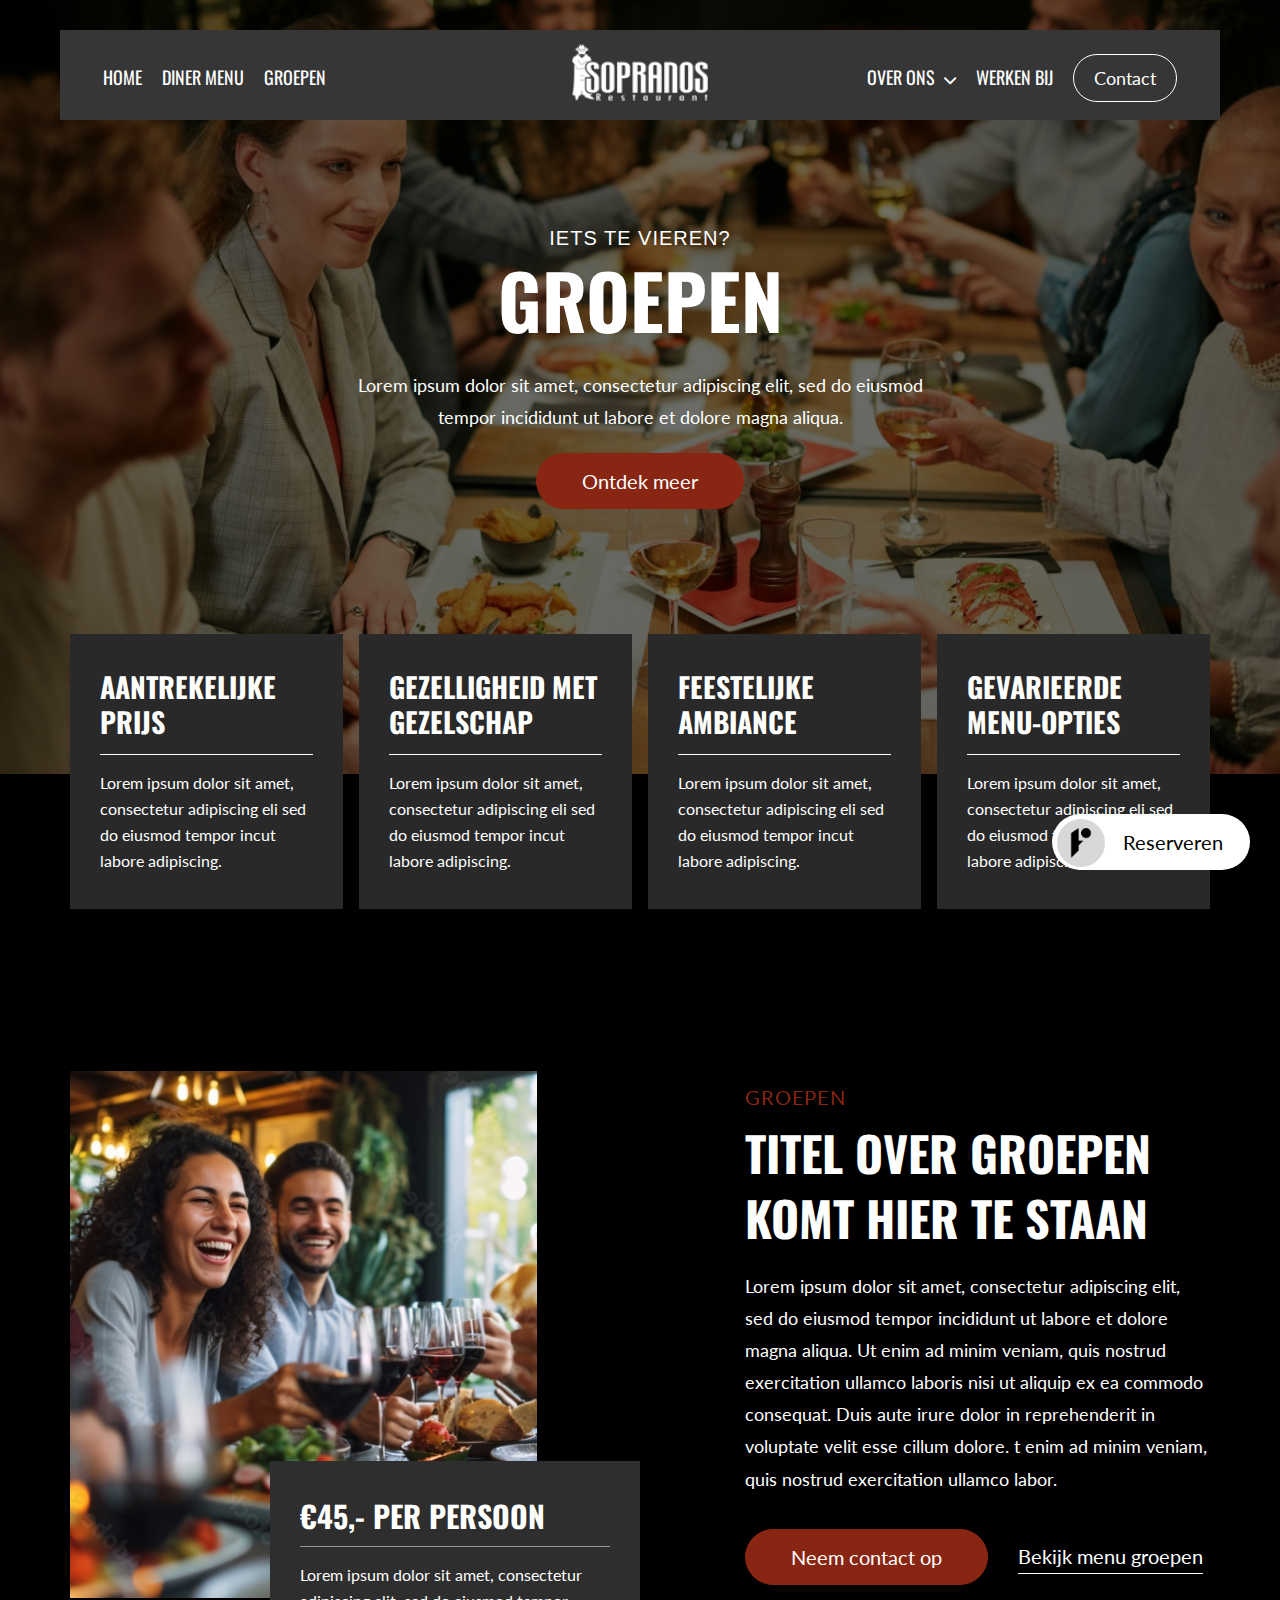
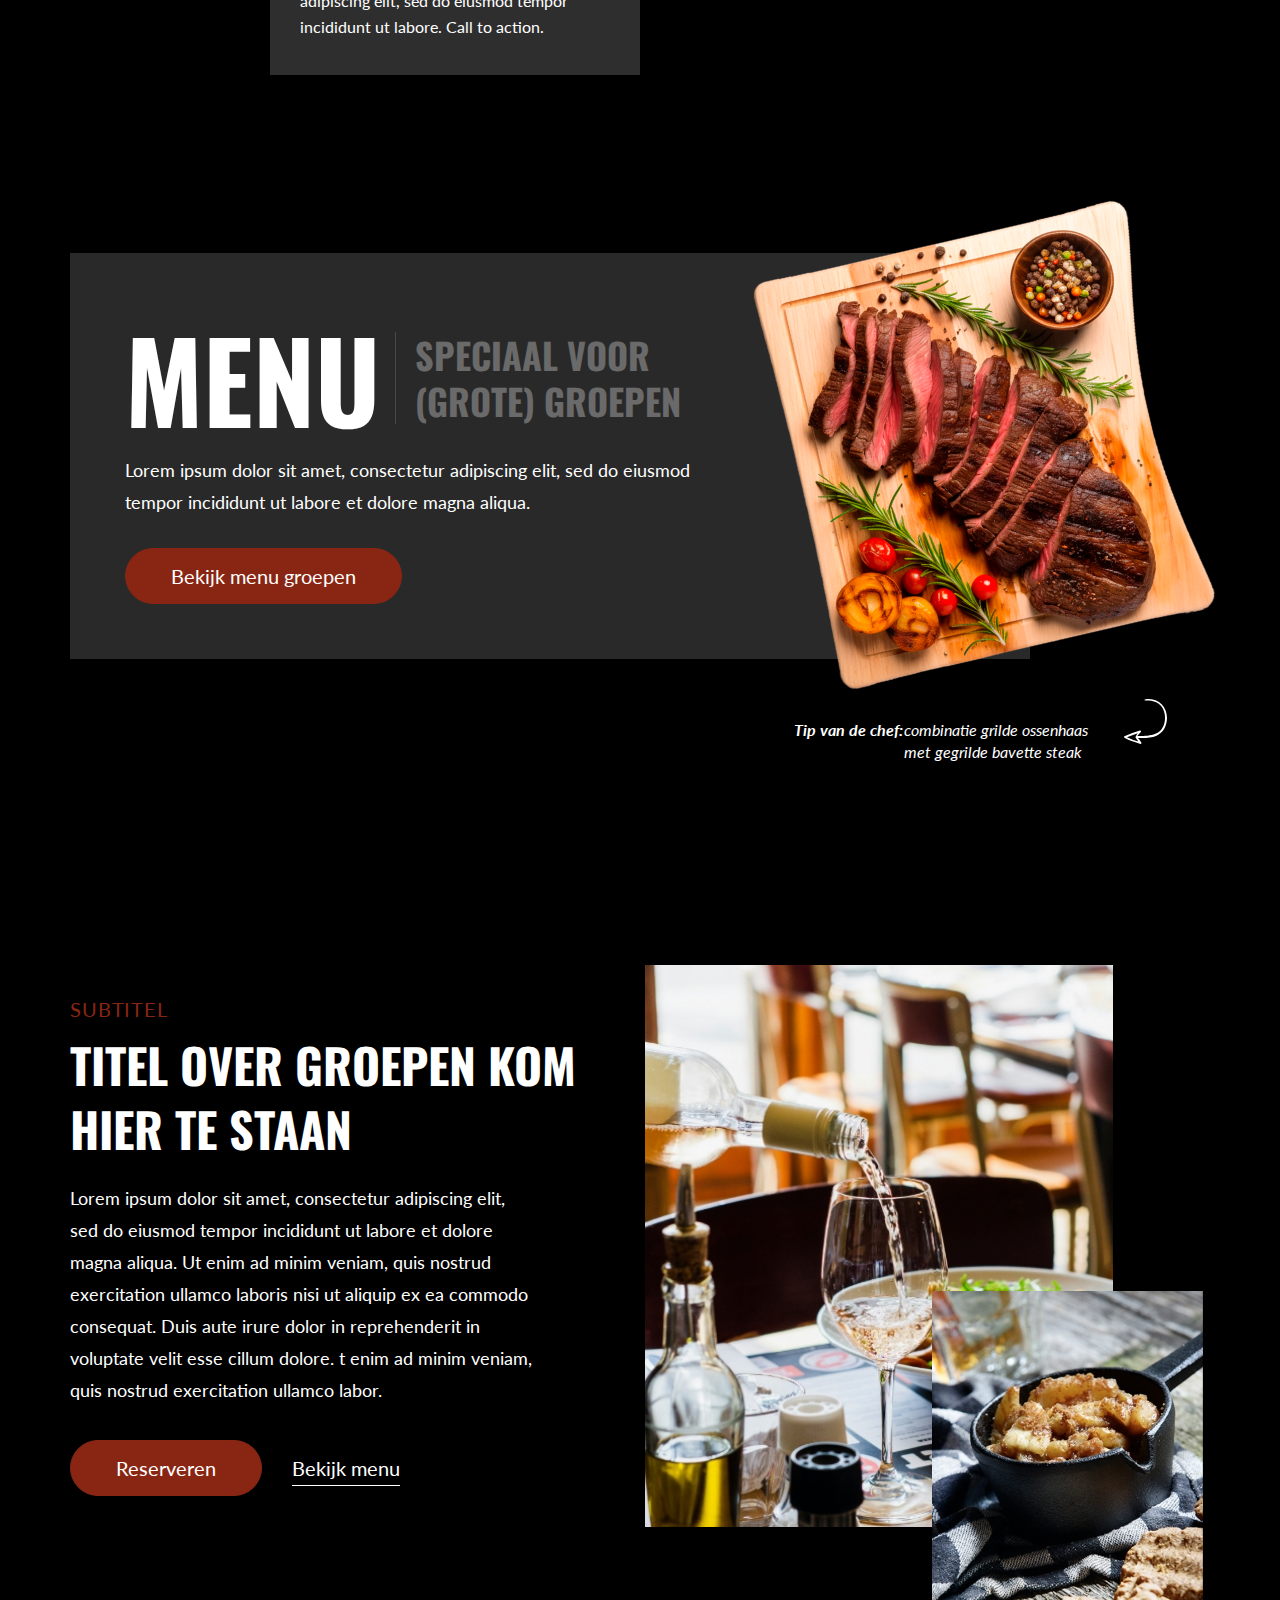
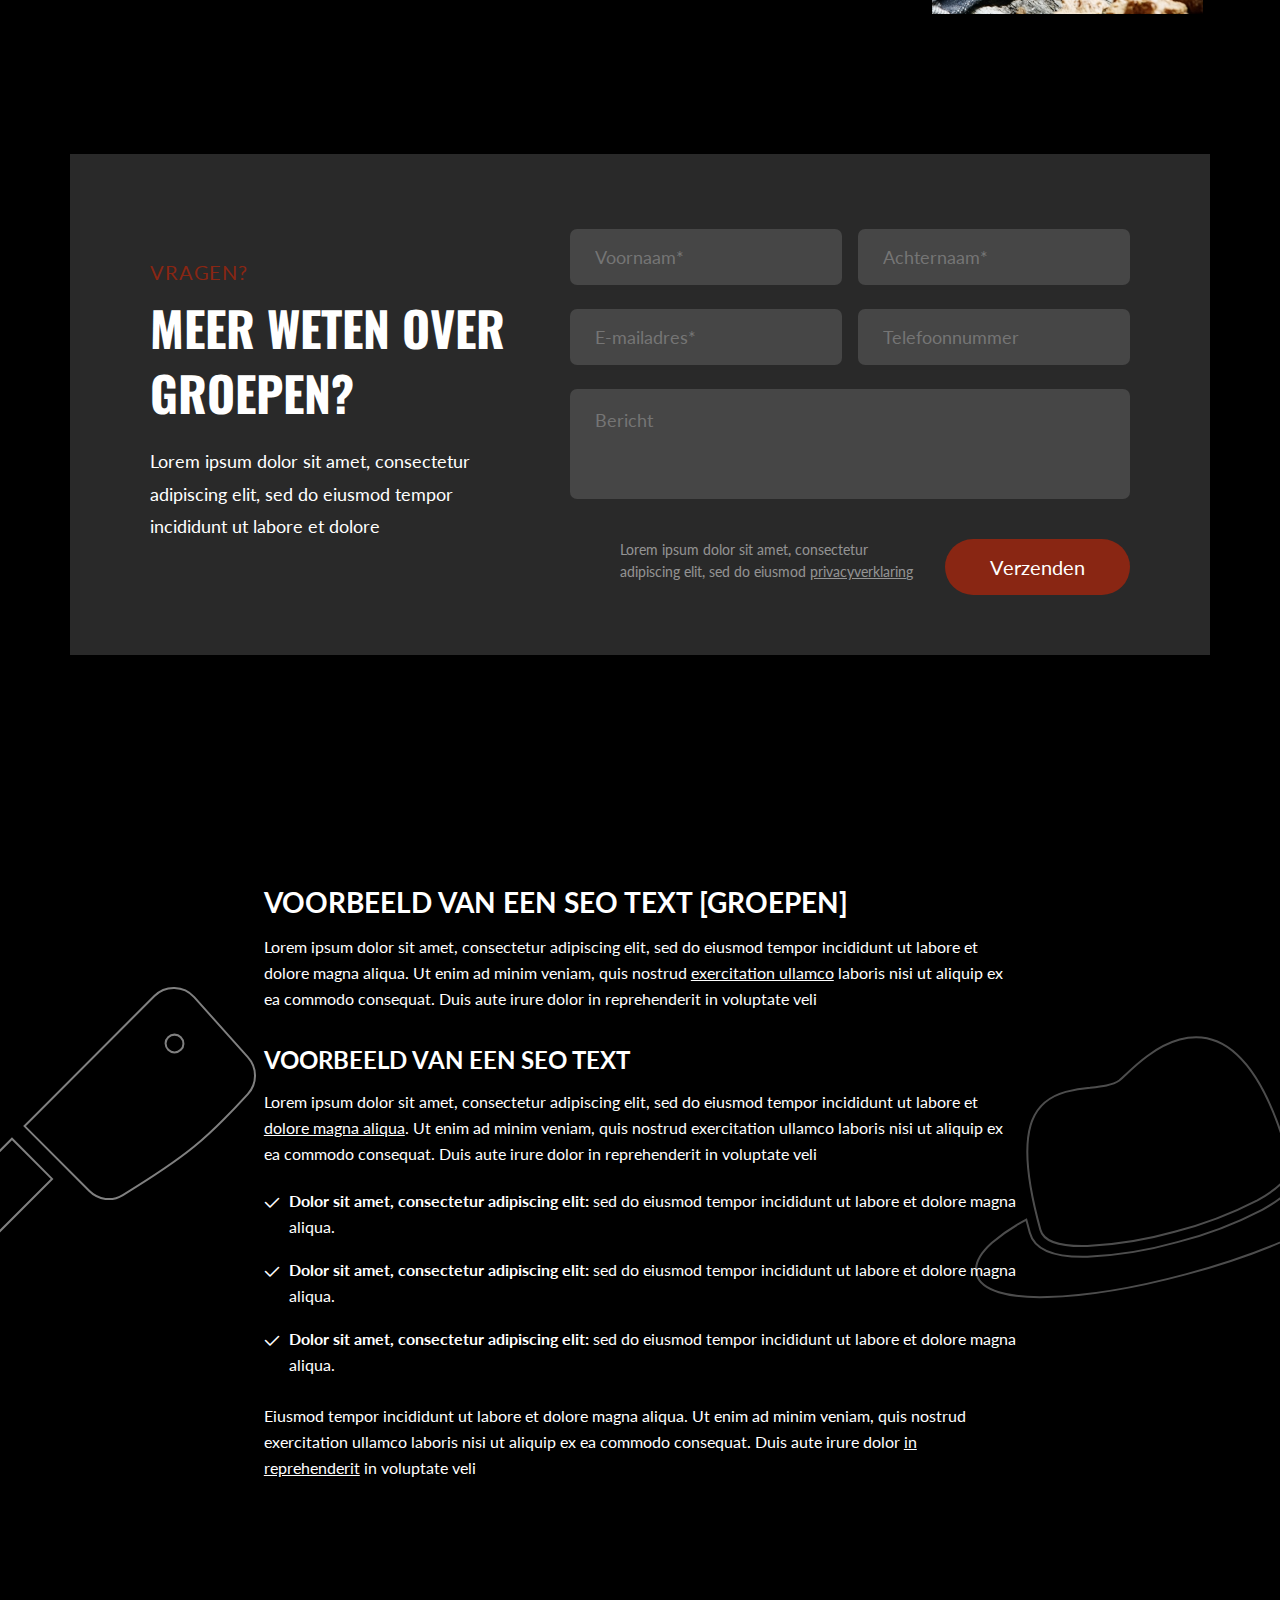
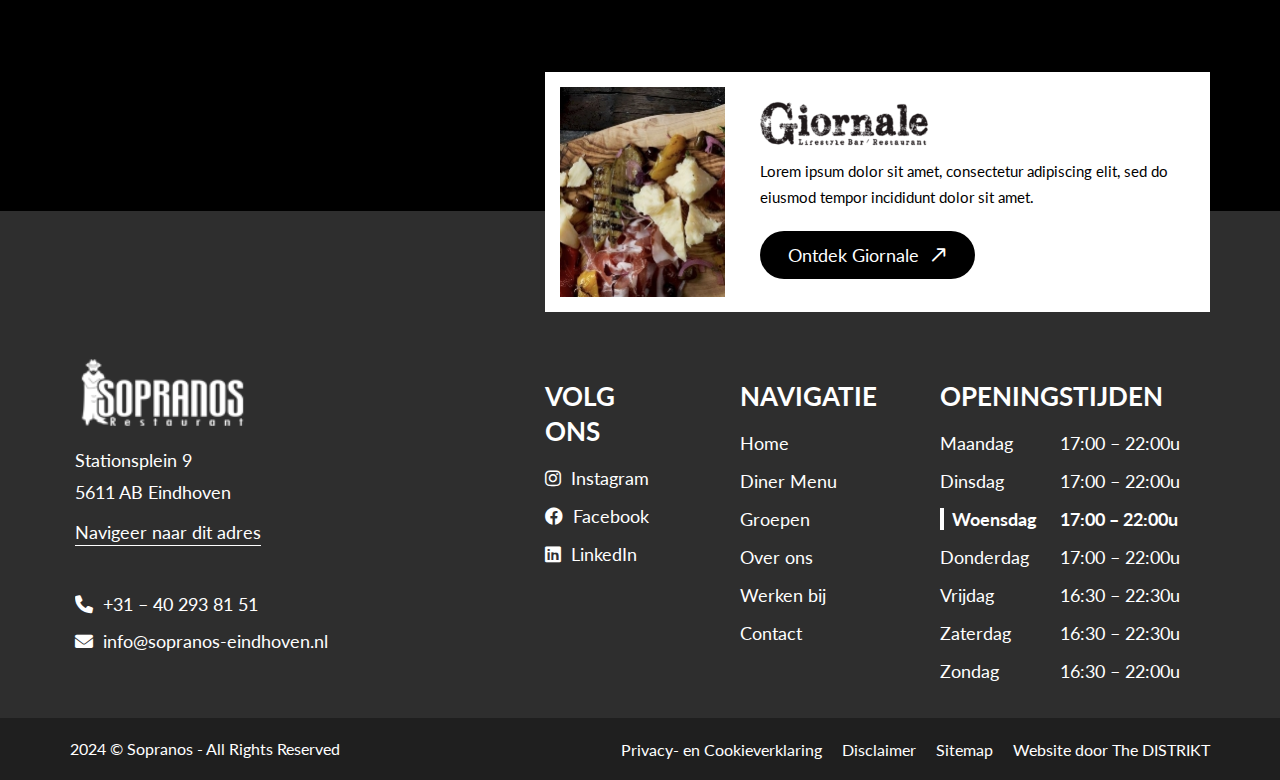
<file: html/groups.html>
<!doctype html>
<html lang="nl">
<head>
	<meta charset="UTF-8">
	<meta name="viewport"
				content="width=device-width, user-scalable=no, initial-scale=1.0, maximum-scale=1.0, minimum-scale=1.0">
	<meta http-equiv="X-UA-Compatible" content="ie=edge">
	<title>Sopranos</title>

	
	<!-- Main style -->
	<link rel="stylesheet" href="css/normalize.css"/>
	<link rel="preconnect" href="https://fonts.googleapis.com">
	<link rel="preconnect" href="https://fonts.gstatic.com" crossorigin>
	<link href="https://fonts.googleapis.com/css2?family=Lato:ital,wght@0,100;0,300;0,400;0,700;0,900;1,100;1,300;1,400;1,700;1,900&family=Oswald:wght@200..700&display=swap" rel="stylesheet">
	<link rel="stylesheet" type="text/css" href="fonts/FA5PRO-master/css/all.css"/>
	<link rel="stylesheet" type="text/css" href="css/bootstrap.min.css"/>
	<link rel="stylesheet" type="text/css" href="css/nice-select.css"/>
	<link rel="stylesheet" type="text/css" href="css/jquery.fancybox.min.css"/>
	<link rel="stylesheet" type="text/css" href="css/swiper.min.css"/>
	<link rel="stylesheet" type="text/css" href="css/styles.css"/>
	<link rel="stylesheet" type="text/css" href="css/responsive.css"/>
	
</head>
<body>

  <header>
		<div class="top-line">
			<div class="container">
				<div class="row justify-content-between align-items-center">
					<div class="left p-0">
						<ul class="top-menu d-flex">
							<li><a href="#">Home</a></li>
							<li><a href="#">Diner menu</a></li>
							<li><a href="#">Groepen</a></li>
						</ul>
					</div>
					<div class="logo-wrap d-flex justify-content-center p-0">
						<a href="index.html">
							<img src="img/logo.svg" alt="">
						</a>
					</div>
					<div class="right d-flex justify-content-end p-0">
						<ul class="top-menu d-flex justify-content-end align-items-center">
							<li>
								<a href="#">Over ons <i class="fas fa-chevron-down"></i></a>
								<ul class="sub-menu">
									<li><a href="#">Over ons 1</a></li>
									<li><a href="#">Over ons 2</a></li>
									<li><a href="#">Over ons 3</a></li>
								</ul>
							</li>
							<li><a href="#">Werken bij</a></li>
							<li><a href="#" class="btn-border">Contact</a></li>
						</ul>
						<div class="open-menu d-flex justify-content-end d-xl-none">
							<a href="#">
								<span></span>
								<span></span>
								<span></span>
							</a>
						</div>
					</div>
				</div>

			</div>
		</div>
  </header>

	<div class="menu-responsive" id="menu-responsive" style="display: none">
		<div class="top">
			<div class="close-menu">
				<a href="#"><i class="fal fa-times"></i></a>
			</div>
		</div>
		<div class="wrap">
			<div class="logo-wrap">
				<a href="index.html">
					<img src="img/logo.svg" alt="">
				</a>
			</div>
			<nav class="mob-menu-wrap">
				<ul class="mob-menu p-0">
					<li><a href="#">Home</a></li>
					<li><a href="#">Diner menu</a></li>
					<li><a href="#">Groepen</a></li>
					<li>
						<a href="#">Over ons </a>
						<ul class="sub-menu">
							<li><a href="#">Over ons 1</a></li>
							<li><a href="#">Over ons 2</a></li>
							<li><a href="#">Over ons 3</a></li>
						</ul>
					</li>
					<li><a href="#">Werken bij</a></li>
					<li><a href="#" class="btn-border">Contact</a></li>
				</ul>

				<div class="btn-wrap">
					<a href="#" class="btn-head">Contact</a>
				</div>
			</nav>
		</div>
	</div>

	<main>


		<section class="home-banner banner-ups">
			<div class="bg">
				<img src="img/bg-5.jpg" alt="">
			</div>
			<div class="container">
				<div class="row">
					<div class="content d-flex align-items-center flex-column justify-content-center">
						<p class="info">Iets te vieren?</p>
						<h1>Groepen</h1>
						<div class="text-wrap">
							<p>Lorem ipsum dolor sit amet, consectetur adipiscing elit, sed do eiusmod tempor incididunt ut labore et dolore magna aliqua.</p>
						</div>
						<div class="btn-wrap d-flex justify-content-center flex-wrap align-items-center w-100">
							<a href="#" class="btn-default">Ontdek meer</a>
						</div>
					</div>
					<div class="bottom d-flex justify-content-center p-0">
						<div class="item">
							<a href="#">
								<h6>Aantrekelijke Prijs</h6>
								<p>Lorem ipsum dolor sit amet, consectetur adipiscing eli sed do eiusmod tempor incut labore adipiscing.</p>
							</a>
						</div>
						<div class="item">
							<a href="#">
								<h6>Gezelligheid met Gezelschap</h6>
								<p>Lorem ipsum dolor sit amet, consectetur adipiscing eli sed do eiusmod tempor incut labore adipiscing.</p>
							</a>
						</div>
						<div class="item">
							<a href="#">
								<h6>Feestelijke ambiance</h6>
								<p>Lorem ipsum dolor sit amet, consectetur adipiscing eli sed do eiusmod tempor incut labore adipiscing.</p>
							</a>
						</div>
						<div class="item">
							<a href="#">
								<h6>Gevarieerde Menu-opties</h6>
								<p>Lorem ipsum dolor sit amet, consectetur adipiscing eli sed do eiusmod tempor incut labore adipiscing.</p>
							</a>
						</div>
					</div>
				</div>
			</div>


		</section>


		<section class="img-text text-add">
			<div class="container">
				<div class="row">
					<figure class="col-lg-6 col-12">
						<img src="img/img-14.jpg" alt="">
						<div class="text-info">
							<h4 class="small-title">€45,- per persoon</h4>
							<p>Lorem ipsum dolor sit amet, consectetur adipiscing elit, sed do eiusmod tempor incididunt ut labore.  Call to action.</p>
						</div>
					</figure>
					<div class="text-wrap col-lg-6 col-12">
						<h6 class="label">Groepen</h6>
						<h2>Titel over groepen komt hier te staan</h2>
						<p>Lorem ipsum dolor sit amet, consectetur adipiscing elit, sed do eiusmod tempor incididunt ut labore et dolore magna aliqua. Ut enim ad minim veniam, quis nostrud exercitation ullamco laboris nisi ut aliquip ex ea commodo consequat. Duis aute irure dolor in reprehenderit in voluptate velit esse cillum dolore. t enim ad minim veniam, quis nostrud exercitation ullamco labor.</p>
						<div class="btn-wrap d-flex align-items-center">
							<a href="#" class="btn-default">Neem contact op</a>
							<a href="#" class="link">Bekijk menu  groepen</a>
						</div>
					</div>

				</div>
			</div>
		</section>

		<section class="menu-block">
			<div class="container">
				<div class="row">
					<div class="content">
						<div class="text">
							<div class="title-wrap d-flex flex-wrap align-items-center">
								<h2>Menu</h2>
								<h3 class="sub-title">Speciaal voor (Grote) Groepen</h3>
							</div>
							<p>Lorem ipsum dolor sit amet, consectetur adipiscing elit, sed do eiusmod tempor incididunt ut labore et dolore magna aliqua.</p>
							<div class="btn-wrap d-flex flex-wrap">
								<a href="#" class="btn-default">Bekijk menu groepen</a>
							</div>
						</div>
						<figure>
							<img src="img/img-15.png" alt="">
						</figure>
					</div>
					<div class="arrow-wrap">
						<p><b>Tip van de chef:</b>
							<span>combinatie grilde ossenhaas met gegrilde bavette steak</span>
						</p>
						<img src="img/icon-1.svg" alt="">
					</div>
				</div>
			</div>
		</section>

		<section class="img-text img-text-revers" >
			<div class="container">
				<div class="row">
					<figure class="col-lg-6 col-12">
						<img src="img/img-16.jpg" alt="">
						<div class="mini-img">
							<img src="img/img-17.jpg" alt="">
						</div>
					</figure>
					<div class="text-wrap col-lg-6 col-12">
						<h6 class="label">Subtitel</h6>
						<h2>Titel over groepen
							Kom hier te staan</h2>
						<p>Lorem ipsum dolor sit amet, consectetur adipiscing elit, sed do eiusmod tempor incididunt ut labore et dolore magna aliqua. Ut enim ad minim veniam, quis nostrud exercitation ullamco laboris nisi ut aliquip ex ea commodo consequat. Duis aute irure dolor in reprehenderit in voluptate velit esse cillum dolore. t enim ad minim veniam, quis nostrud exercitation ullamco labor.</p>
						<div class="btn-wrap d-flex align-items-center">
							<a href="#" class="btn-default">Reserveren</a>
							<a href="#" class="link">Bekijk menu</a>
						</div>
					</div>

				</div>
			</div>
		</section>


		<section class="text-form">
			<div class="container">
				<div class="row">
					<div class="content d-flex justify-content-between flex-wrap">
						<div class="text">
							<h6 class="label">Vragen?</h6>
							<h2>Meer weten over Groepen?</h2>
							<p>Lorem ipsum dolor sit amet, consectetur adipiscing elit, sed do eiusmod tempor incididunt ut labore et dolore</p>
						</div>
						<div class="form-wrap">
							<form action="#" class="default-form">
								<div class="input-wrap">
									<label for="name">Voornaam*</label>
									<input type="text" name="name" id="name" placeholder="Voornaam*" required>
								</div>
								<div class="input-wrap">
									<label for="last-name">Achternaam*</label>
									<input type="text" name="last-name" id="last-name" placeholder="Achternaam*" required>
								</div>
								<div class="input-wrap">
									<label for="email">E-mailadres*</label>
									<input type="email" name="email" id="email" placeholder="E-mailadres*" required>
								</div>
								<div class="input-wrap">
									<label for="tel">Telefoonnummer</label>
									<input type="number" name="tel" id="tel" placeholder="Telefoonnummer">
								</div>
								<div class="input-wrap input-wrap-full">
									<label for="message">Bericht</label>
									<textarea name="message" id="message" placeholder="Bericht"></textarea>
								</div>
								<div class="input-wrap-submit">
									<div class="text-info">
										<p>Lorem ipsum dolor sit amet, consectetur adipiscing elit, sed do eiusmod <a href="#">privacyverklaring</a></p>
									</div>
									<button type="submit" class="btn-default">Verzenden</button>
								</div>
							</form>
						</div>
					</div>
				</div>
			</div>
		</section>
		
		<section class="text-default-bg">
			<div class="bg">
				<img src="img/icon-3-1.svg" alt="" class="img img-1">
				<img src="img/icon-3-2.svg" alt="" class="img img-2">
			</div>
			<div class="container">
				<div class="row">
					<div class="content">
						<h4>Voorbeeld van een seo text [groepen]</h4>
						<p>Lorem ipsum dolor sit amet, consectetur adipiscing elit, sed do eiusmod tempor incididunt ut labore et dolore magna aliqua. Ut enim ad minim veniam, quis nostrud
							<a href="#">exercitation ullamco</a> laboris nisi ut aliquip ex ea commodo consequat. Duis aute irure dolor in reprehenderit in voluptate veli</p>
						<h5>Voorbeeld van een seo text</h5>
						<p>Lorem ipsum dolor sit amet, consectetur adipiscing elit, sed do eiusmod tempor incididunt ut labore et <a href="#">dolore magna aliqua</a>. Ut enim ad minim veniam, quis nostrud exercitation ullamco laboris nisi ut aliquip ex ea commodo consequat. Duis aute irure dolor in reprehenderit in voluptate veli</p>
						<ul>
							<li><b>Dolor sit amet, consectetur adipiscing elit:</b> sed do eiusmod tempor incididunt ut labore et dolore magna aliqua.</li>
							<li><b>Dolor sit amet, consectetur adipiscing elit:</b> sed do eiusmod tempor incididunt ut labore et dolore magna aliqua.</li>
							<li><b>Dolor sit amet, consectetur adipiscing elit:</b> sed do eiusmod tempor incididunt ut labore et dolore magna aliqua.</li>
						</ul>
						<p>Eiusmod tempor incididunt ut labore et dolore magna aliqua. Ut enim ad minim veniam, quis nostrud exercitation ullamco laboris nisi ut aliquip ex ea commodo consequat. Duis aute irure dolor
							<a href="#">in reprehenderit</a> in voluptate veli</p>
					</div>
				</div>
			</div>
		</section>

	</main>

  <footer>
    <div class="container">
			<div class="row">
				<div class="footer-top d-flex justify-content-between col-lg-7">
					<figure>
						<img src="img/img-8.jpg" alt="">
					</figure>
					<div class="text">
						<div class="logo">
							<img src="img/logo-2.png" alt="">
						</div>
						<p>Lorem ipsum dolor sit amet, consectetur adipiscing elit, sed do eiusmod tempor incididunt dolor sit amet.</p>
						<div class="btn-wrap">
							<a href="#" class="btn-arrow">Ontdek Giornale<i class="far fa-long-arrow-right"></i></a>
						</div>
					</div>
				</div>

				<div class="content d-flex flex-wrap justify-content-between">
					<div class="left col-lg-4 col-md-6 col-12">
						<div class="logo-wrap">
							<a href="#">
								<img src="img/logo.svg" alt="">
							</a>
						</div>
						<p>Stationsplein 9<br>
							5611 AB Eindhoven</p>
						<p><a href="#">Navigeer naar dit adres</a></p>
						<ul>
							<li>
								<a href="tel:+31402938151"><i class="fas fa-phone-alt"></i>+31 – 40 293 81 51</a>
							</li>
							<li>
								<a href="mailto:info@sopranos-eindhoven.nl"><i class="fas fa-envelope"></i>info@sopranos-eindhoven.nl</a>
							</li>
						</ul>
					</div>

					<div class="right col-lg-7 col-md-6 col-12 d-flex flex-wrap justify-content-between">
						<div class="item item-1">
							<h5>Volg ons <span></span></h5>
							<ul>
								<li><a href="#"><i class="fab fa-instagram"></i>Instagram</a></li>
								<li><a href="#"><i class="fab fa-facebook"></i>Facebook</a></li>
								<li><a href="#"><i class="fab fa-linkedin"></i>LinkedIn</a></li>
							</ul>
						</div>
						<div class="item item-2">
							<h5>NAvigatie <span></span></h5>
							<ul>
								<li><a href="#">Home</a></li>
								<li><a href="#">Diner Menu</a></li>
								<li><a href="#">Groepen</a></li>
								<li><a href="#">Over ons</a></li>
								<li><a href="#">Werken bij</a></li>
								<li><a href="#">Contact</a></li>

							</ul>
						</div>
						<div class="item item-3">
							<h5>Openingstijden <span></span></h5>
							<ul>
								<li>
									<p>Maandag</p>
									<p>17:00 – 22:00u</p>
								</li>
								<li>
									<p>Dinsdag</p>
									<p>17:00 – 22:00u</p>
								</li>
								<li class="current">
									<p>Woensdag</p>
									<p>17:00 – 22:00u</p>
								</li>
								<li>
									<p>Donderdag</p>
									<p>17:00 – 22:00u</p>
								</li>
								<li>
									<p>Vrijdag</p>
									<p>16:30 – 22:30u</p>
								</li>
								<li>
									<p>Zaterdag</p>
									<p>16:30 – 22:30u</p>
								</li>
								<li>
									<p>Zondag</p>
									<p>16:30 – 22:00u</p>
								</li>
							</ul>
						</div>
					</div>

				</div>
			</div>
    </div>

		<div class="bottom">
			<div class="container">
				<div class="row align-items-center">
					<div class="left-bottom col-lg-4 col-12">
						<p>2024 © Sopranos - All Rights Reserved</p>
					</div>
					<div class="right-bottom col-lg-8 col-12">
						<ul class="d-flex justify-content-lg-end justify-content-center flex-wrap">
							<li><a href="#">Privacy- en Cookieverklaring</a></li>
							<li><a href="#">Disclaimer</a></li>
							<li><a href="#">Sitemap</a></li>
							<li><a href="#">Website door  The DISTRIKT</a></li>
						</ul>
					</div>
				</div>
			</div>
		</div>
  </footer>


	<div class="fix-block">
		<a href="#" class="btn-reserve">
									<span class="img">
										<img src="img/icon-2.svg" alt="">
									</span>
			<span>Reserveren</span>
		</a>
	</div>



	<script src="js/jquery.min.js"></script>
	<script src="js/jquery.sticky.js"></script>
	<script src="js/bootstrap.bundle.min.js"></script>
	<script src="js/swiper.js"></script>
	<script src="js/jquery.fancybox.min.js"></script>
	<script src="js/jquery.nice-select.min.js"></script>
	<script src="js/script.js"></script>
</body>
</html>
</file>
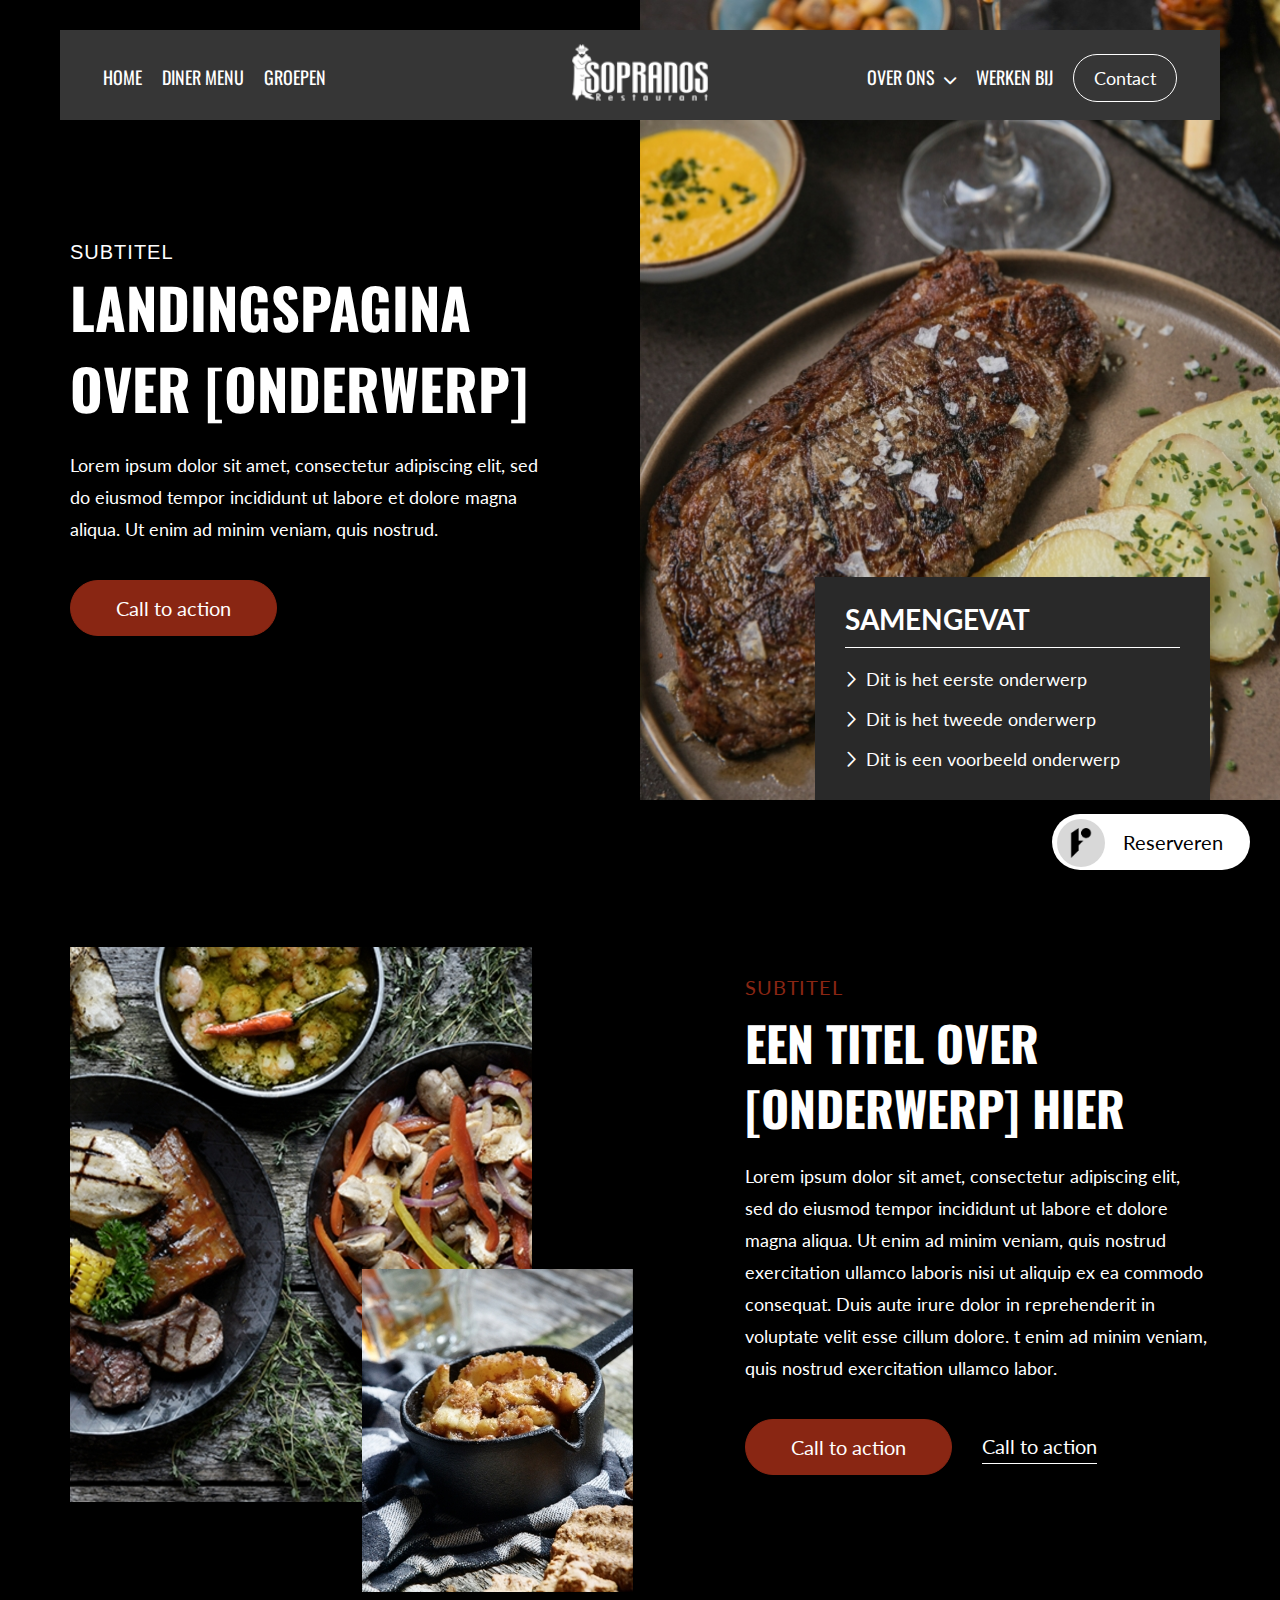
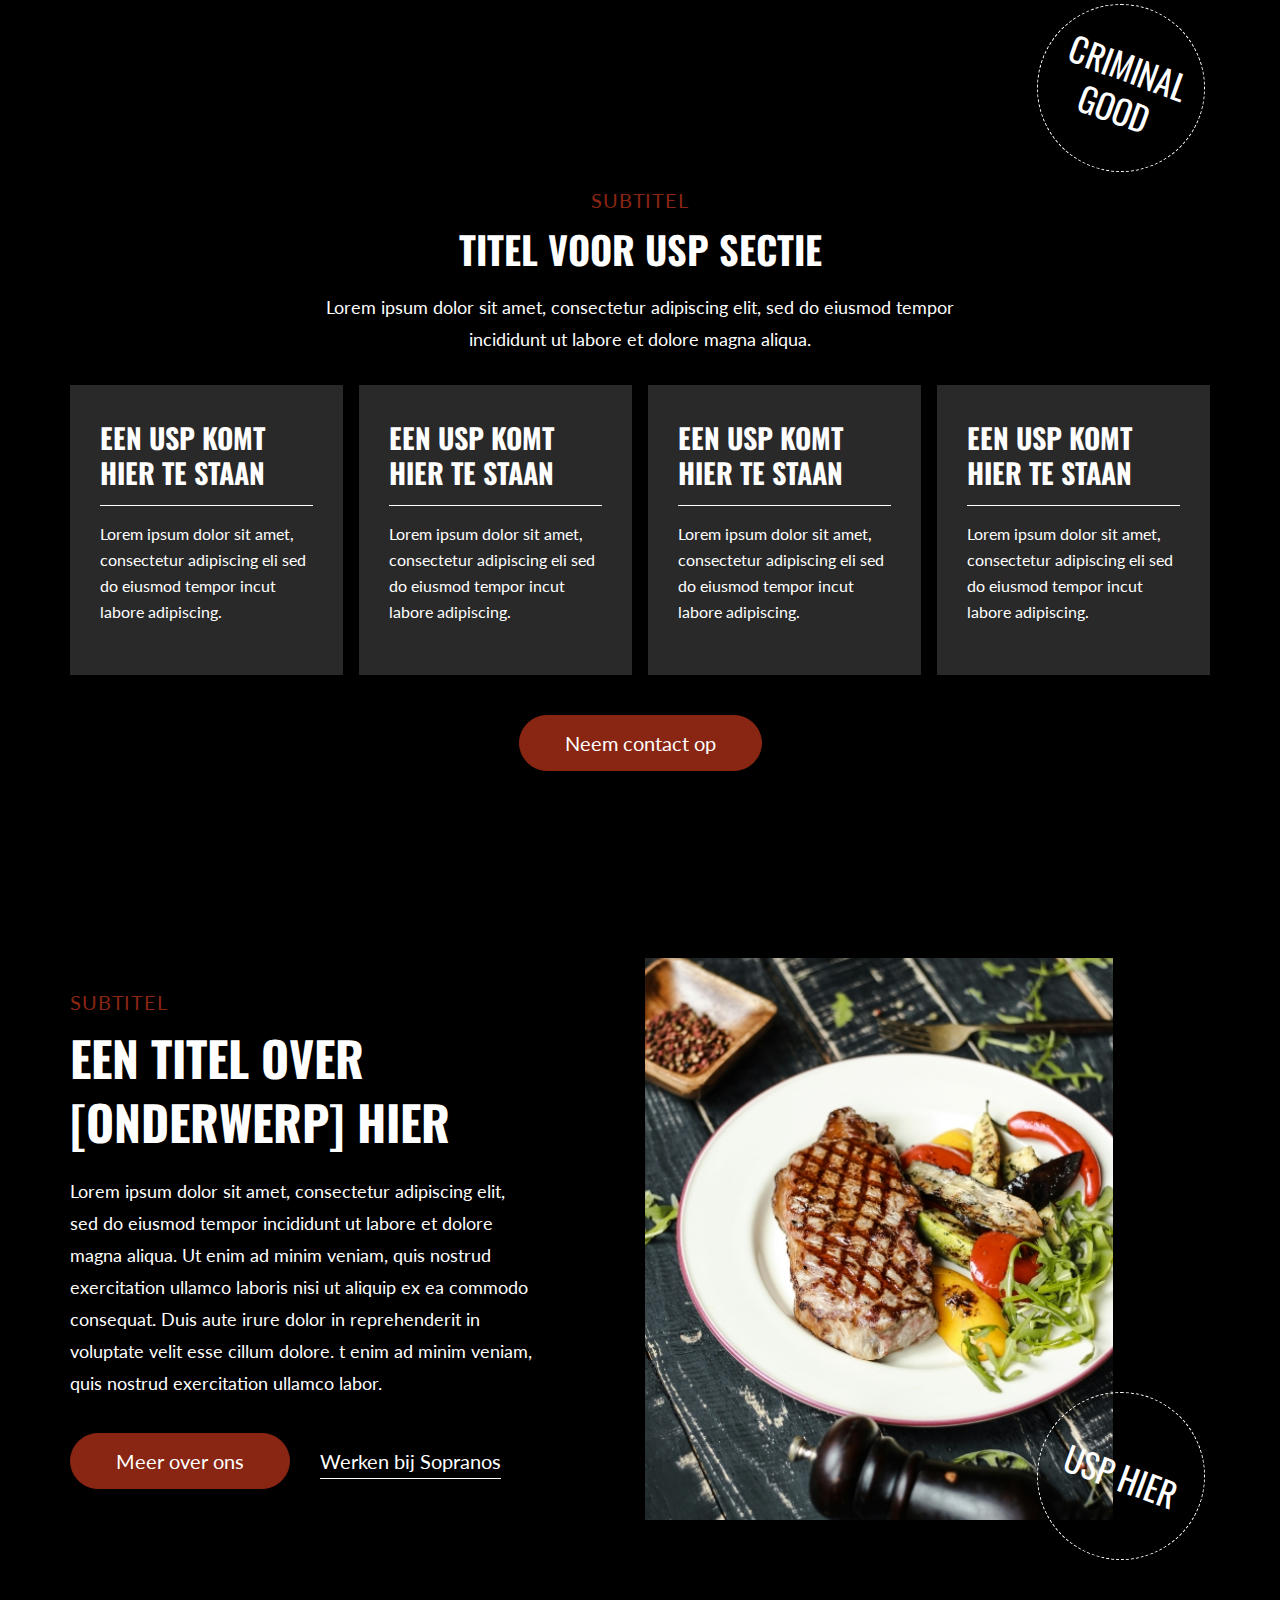
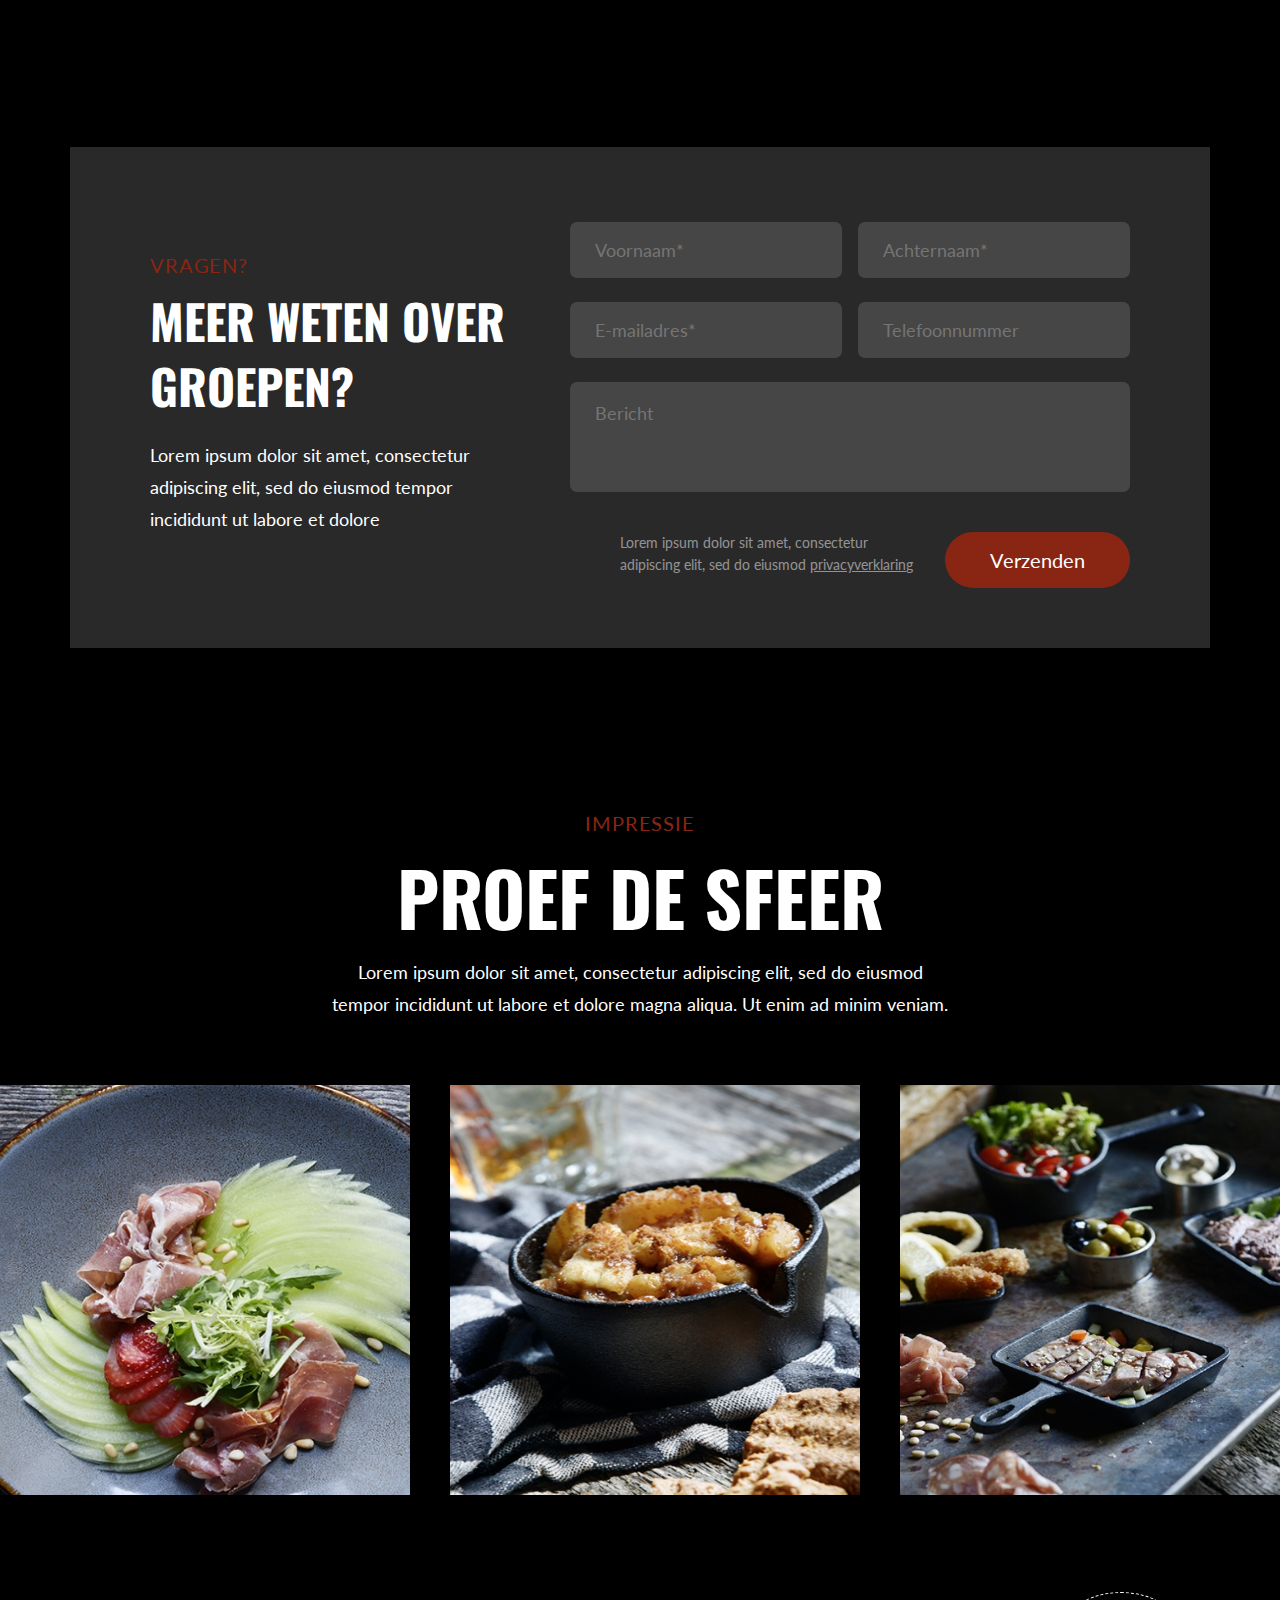
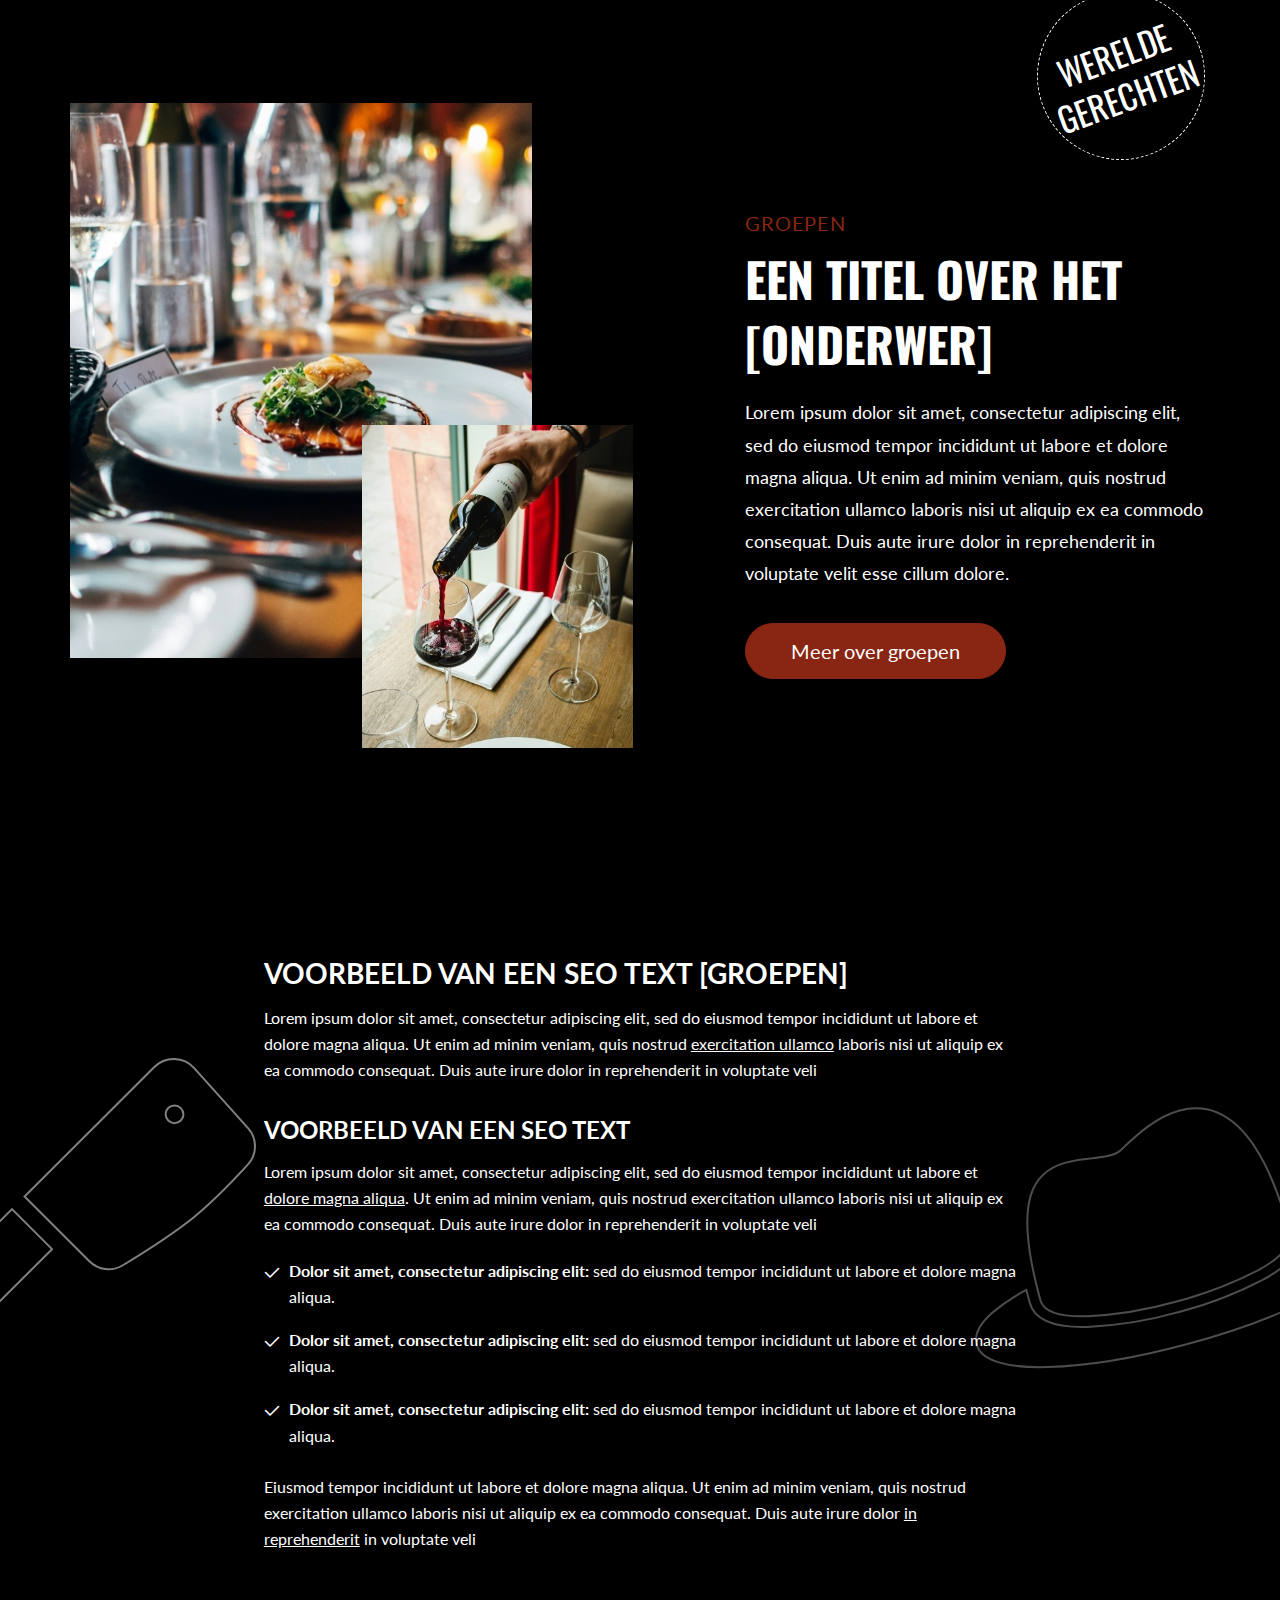
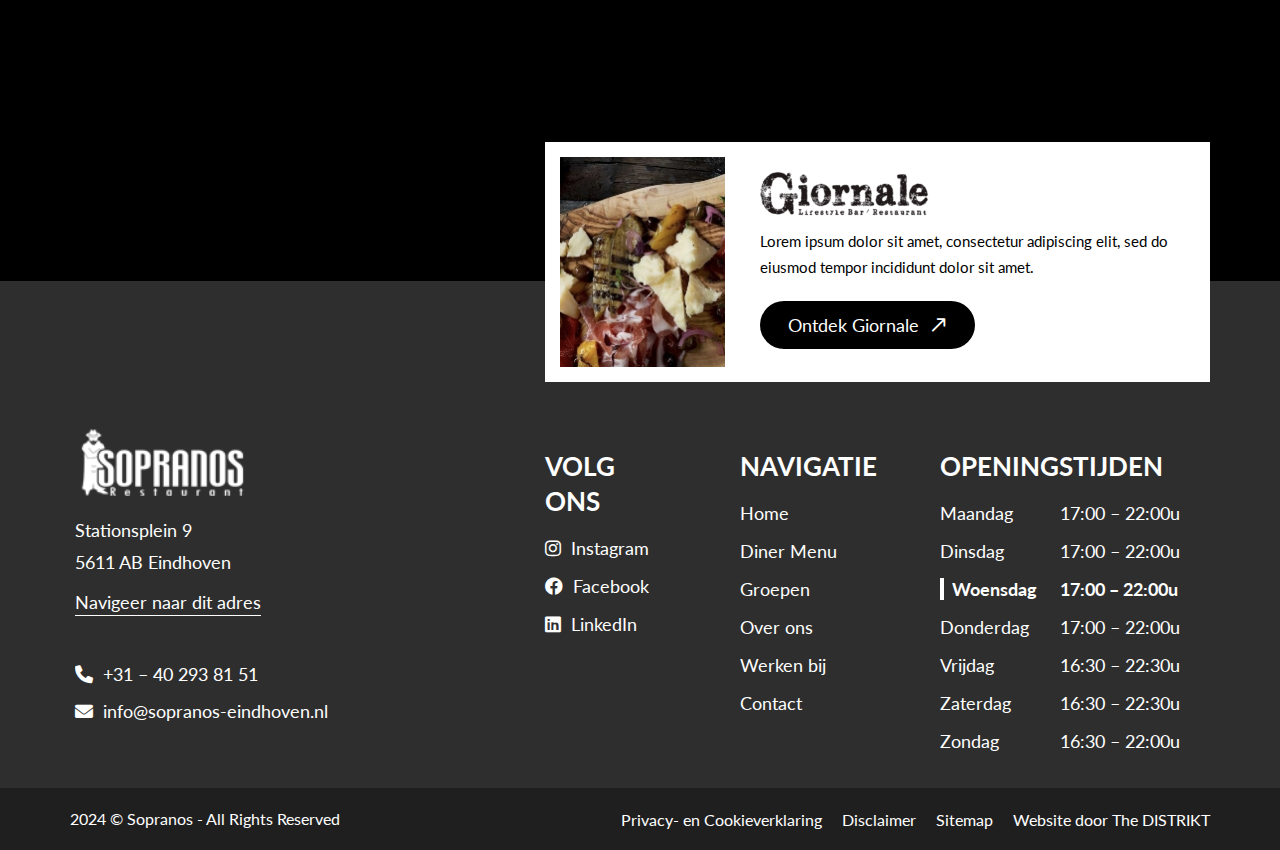
<file: html/landing.html>
<!doctype html>
<html lang="nl">
<head>
	<meta charset="UTF-8">
	<meta name="viewport"
				content="width=device-width, user-scalable=no, initial-scale=1.0, maximum-scale=1.0, minimum-scale=1.0">
	<meta http-equiv="X-UA-Compatible" content="ie=edge">
	<title>Sopranos</title>

	
	<!-- Main style -->
	<link rel="stylesheet" href="css/normalize.css"/>
	<link rel="preconnect" href="https://fonts.googleapis.com">
	<link rel="preconnect" href="https://fonts.gstatic.com" crossorigin>
	<link href="https://fonts.googleapis.com/css2?family=Lato:ital,wght@0,100;0,300;0,400;0,700;0,900;1,100;1,300;1,400;1,700;1,900&family=Oswald:wght@200..700&display=swap" rel="stylesheet">
	<link rel="stylesheet" type="text/css" href="fonts/FA5PRO-master/css/all.css"/>
	<link rel="stylesheet" type="text/css" href="css/bootstrap.min.css"/>
	<link rel="stylesheet" type="text/css" href="css/nice-select.css"/>
	<link rel="stylesheet" type="text/css" href="css/jquery.fancybox.min.css"/>
	<link rel="stylesheet" type="text/css" href="css/swiper.min.css"/>
	<link rel="stylesheet" type="text/css" href="css/styles.css"/>
	<link rel="stylesheet" type="text/css" href="css/responsive.css"/>
	
</head>
<body>

  <header>
		<div class="top-line">
			<div class="container">
				<div class="row justify-content-between align-items-center">
					<div class="left p-0">
						<ul class="top-menu d-flex">
							<li><a href="#">Home</a></li>
							<li><a href="#">Diner menu</a></li>
							<li><a href="#">Groepen</a></li>
						</ul>
					</div>
					<div class="logo-wrap d-flex justify-content-center p-0">
						<a href="index.html">
							<img src="img/logo.svg" alt="">
						</a>
					</div>
					<div class="right d-flex justify-content-end p-0">
						<ul class="top-menu d-flex justify-content-end align-items-center">
							<li>
								<a href="#">Over ons <i class="fas fa-chevron-down"></i></a>
								<ul class="sub-menu">
									<li><a href="#">Over ons 1</a></li>
									<li><a href="#">Over ons 2</a></li>
									<li><a href="#">Over ons 3</a></li>
								</ul>
							</li>
							<li><a href="#">Werken bij</a></li>
							<li><a href="#" class="btn-border">Contact</a></li>
						</ul>
						<div class="open-menu d-flex justify-content-end d-xl-none">
							<a href="#">
								<span></span>
								<span></span>
								<span></span>
							</a>
						</div>
					</div>
				</div>

			</div>
		</div>
  </header>

	<div class="menu-responsive" id="menu-responsive" style="display: none">
		<div class="top">
			<div class="close-menu">
				<a href="#"><i class="fal fa-times"></i></a>
			</div>
		</div>
		<div class="wrap">
			<div class="logo-wrap">
				<a href="index.html">
					<img src="img/logo.svg" alt="">
				</a>
			</div>
			<nav class="mob-menu-wrap">
				<ul class="mob-menu p-0">
					<li><a href="#">Home</a></li>
					<li><a href="#">Diner menu</a></li>
					<li><a href="#">Groepen</a></li>
					<li>
						<a href="#">Over ons </a>
						<ul class="sub-menu">
							<li><a href="#">Over ons 1</a></li>
							<li><a href="#">Over ons 2</a></li>
							<li><a href="#">Over ons 3</a></li>
						</ul>
					</li>
					<li><a href="#">Werken bij</a></li>
					<li><a href="#" class="btn-border">Contact</a></li>
				</ul>

				<div class="btn-wrap">
					<a href="#" class="btn-head">Contact</a>
				</div>
			</nav>
		</div>
	</div>

	<main>

		<!--додати full-section шоб було на весь екран-->
		<section class="lading-banner">
			<div class="bg">
				<img src="img/img-26.jpg" alt="">
			</div>
			<div class="container">
				<div class="row">
					<div class="content d-flex justify-content-between p-0 flex-wrap">
						<div class="left col-lg-6 d-flex flex-column justify-content-center text-start col-12">
							<p class="info">Subtitel</p>
							<h1>Landingspagina
								over [onderwerp]</h1>
							<div class="text-wrap">
								<p>Lorem ipsum dolor sit amet, consectetur adipiscing elit, sed do eiusmod tempor incididunt ut labore et dolore magna aliqua. Ut enim ad minim veniam, quis nostrud.</p>
							</div>
							<div class="btn-wrap text-start">
								<a href="#" class="btn-default">Call to action</a>
							</div>
						</div>
						<div class="right col-lg-6 col-12">
							<div class="text">
								<h6>Samengevat</h6>
								<ul>
									<li><a href="#"><i class="far fa-chevron-right"></i>Dit is het eerste onderwerp</a></li>
									<li><a href="#"><i class="far fa-chevron-right"></i>Dit is het tweede onderwerp</a></li>
									<li><a href="#"><i class="far fa-chevron-right"></i>Dit is een voorbeeld onderwerp</a></li>
								</ul>
							</div>
						</div>
					</div>
				</div>
			</div>

		</section>


		<section class="img-text figure-pl-0 dot-down dot-right dot-big-down">
			<div class="container">
				<div class="row">
					<figure class="col-lg-6 col-12">
						<img src="img/img-27-1.jpg" alt="">
						<div class="mini-img">
							<img src="img/img-27-2.jpg" alt="">
						</div>
					</figure>
					<div class="text-wrap col-lg-6 col-12">
						<h6 class="label">Subtitel</h6>
						<h2>Een titel over
							[onderwerp] hier</h2>
						<p>Lorem ipsum dolor sit amet, consectetur adipiscing elit, sed do eiusmod tempor incididunt ut labore et dolore magna aliqua. Ut enim ad minim veniam, quis nostrud exercitation ullamco laboris nisi ut aliquip ex ea commodo consequat. Duis aute irure dolor in reprehenderit in voluptate velit esse cillum dolore. t enim ad minim veniam, quis nostrud exercitation ullamco labor.</p>
						<div class="btn-wrap d-flex align-items-center">
							<a href="#" class="btn-default">Call to action</a>
							<a href="#" class="link">Call to action</a>
						</div>
					</div>

					<div class="dot">
						<span>Criminal good</span>
					</div>

				</div>
			</div>
		</section>


		<section class="card-4x">
			<div class="container">
				<div class="row">
					<div class="title-wrap text-center">
						<h6 class="label text-center">Subtitel</h6>
						<h3>Titel voor usp sectie</h3>
						<p>Lorem ipsum dolor sit amet, consectetur adipiscing elit, sed do eiusmod tempor incididunt ut labore et dolore magna aliqua.</p>
					</div>
					<div class="content d-flex justify-content-center p-0">
						<div class="item">
							<a href="#">
								<h6>Een usp komt hier te staan</h6>
								<p>Lorem ipsum dolor sit amet, consectetur adipiscing eli sed do eiusmod tempor incut labore adipiscing.</p>
							</a>
						</div>
						<div class="item">
							<a href="#">
								<h6>Een usp komt hier te staan</h6>
								<p>Lorem ipsum dolor sit amet, consectetur adipiscing eli sed do eiusmod tempor incut labore adipiscing.</p>
							</a>
						</div>
						<div class="item">
							<a href="#">
								<h6>Een usp komt hier te staan</h6>
								<p>Lorem ipsum dolor sit amet, consectetur adipiscing eli sed do eiusmod tempor incut labore adipiscing.</p>
							</a>
						</div>
						<div class="item">
							<a href="#">
								<h6>Een usp komt hier te staan</h6>
								<p>Lorem ipsum dolor sit amet, consectetur adipiscing eli sed do eiusmod tempor incut labore adipiscing.</p>
							</a>
						</div>
					</div>
					<div class="btn-wrap text-center">
						<a href="#" class="btn-default">Neem contact op</a>
					</div>
				</div>
			</div>
		</section>


		<section class="img-text img-text-revers dot-right dot-down" >
			<div class="container">
				<div class="row">
					<figure class="col-lg-6 col-12">
						<img src="img/img-28.jpg" alt="">
					</figure>
					<div class="text-wrap col-lg-6 col-12">
						<h6 class="label">Subtitel</h6>
						<h2>Een titel over
							[onderwerp] hier</h2>
						<p>Lorem ipsum dolor sit amet, consectetur adipiscing elit, sed do eiusmod tempor incididunt ut labore et dolore magna aliqua. Ut enim ad minim veniam, quis nostrud exercitation ullamco laboris nisi ut aliquip ex ea commodo consequat. Duis aute irure dolor in reprehenderit in voluptate velit esse cillum dolore. t enim ad minim veniam, quis nostrud exercitation ullamco labor.</p>
						<div class="btn-wrap d-flex align-items-center">
							<a href="#" class="btn-default">Meer over ons</a>
							<a href="#" class="link">Werken bij Sopranos</a>
						</div>
					</div>

					<div class="dot">
						<span>usp Hier</span>
					</div>
				</div>
			</div>
		</section>


		<section class="text-form">
			<div class="container">
				<div class="row">
					<div class="content d-flex justify-content-between flex-wrap">
						<div class="text">
							<h6 class="label">Vragen?</h6>
							<h2>Meer weten over Groepen?</h2>
							<p>Lorem ipsum dolor sit amet, consectetur adipiscing elit, sed do eiusmod tempor incididunt ut labore et dolore</p>
						</div>
						<div class="form-wrap">
							<form action="#" class="default-form">
								<div class="input-wrap">
									<label for="name">Voornaam*</label>
									<input type="text" name="name" id="name" placeholder="Voornaam*" required>
								</div>
								<div class="input-wrap">
									<label for="last-name">Achternaam*</label>
									<input type="text" name="last-name" id="last-name" placeholder="Achternaam*" required>
								</div>
								<div class="input-wrap">
									<label for="email">E-mailadres*</label>
									<input type="email" name="email" id="email" placeholder="E-mailadres*" required>
								</div>
								<div class="input-wrap">
									<label for="tel">Telefoonnummer</label>
									<input type="number" name="tel" id="tel" placeholder="Telefoonnummer">
								</div>
								<div class="input-wrap input-wrap-full">
									<label for="message">Bericht</label>
									<textarea name="message" id="message" placeholder="Bericht"></textarea>
								</div>
								<div class="input-wrap-submit">
									<div class="text-info">
										<p>Lorem ipsum dolor sit amet, consectetur adipiscing elit, sed do eiusmod <a href="#">privacyverklaring</a></p>
									</div>
									<button type="submit" class="btn-default">Verzenden</button>
								</div>
							</form>
						</div>
					</div>
				</div>
			</div>
		</section>


		<section class="slider-img-wrap">
			<div class="container">
				<div class="row">
					<div class="top text-center">
						<h6 class="label text-center">Impressie</h6>
						<h2 class="text-center">Proef de sfeer</h2>
						<p>Lorem ipsum dolor sit amet, consectetur adipiscing elit, sed do eiusmod tempor incididunt ut labore et dolore magna aliqua. Ut enim ad minim veniam.</p>
					</div>
				</div>
			</div>
			<div class="slider-wrap">
				<div class="circle">
					<p>SLEEP OM TE ONTDEKKEN</p>
				</div>
				<div class="swiper img-slider">
					<div class="swiper-wrapper">
						<div class="swiper-slide">
							<img src="img/img-4-1.jpg" alt="">
						</div>
						<div class="swiper-slide">
							<img src="img/img-4-2.jpg" alt="">
						</div>
						<div class="swiper-slide">
							<img src="img/img-4-3.jpg" alt="">
						</div>
						<div class="swiper-slide">
							<img src="img/img-4-4.jpg" alt="">
						</div>
						<div class="swiper-slide">
							<img src="img/img-4-1.jpg" alt="">
						</div>
						<div class="swiper-slide">
							<img src="img/img-4-2.jpg" alt="">
						</div>
						<div class="swiper-slide">
							<img src="img/img-4-3.jpg" alt="">
						</div>
						<div class="swiper-slide">
							<img src="img/img-4-4.jpg" alt="">
						</div>
					</div>
				</div>
			</div>
		</section>

		<section class="img-text  dot-right dot-top mini-img-add dot-trans-20 figure-pl-0" >
			<div class="container">
				<div class="row">
					<figure class="col-lg-6 col-12">
						<img src="img/img-29-1.jpg" alt="">
						<div class="mini-img">
							<img src="img/img-29-2.jpg" alt="">
						</div>
					</figure>
					<div class="text-wrap col-lg-6 col-12">
						<h6 class="label">Groepen</h6>
						<h2>Een Titel over het
							[onderwer]</h2>
						<p>Lorem ipsum dolor sit amet, consectetur adipiscing elit, sed do eiusmod tempor incididunt ut labore et dolore magna aliqua. Ut enim ad minim veniam, quis nostrud exercitation ullamco laboris nisi ut aliquip ex ea commodo consequat. Duis aute irure dolor in reprehenderit in voluptate velit esse cillum dolore. </p>
						<div class="btn-wrap d-flex align-items-center">
							<a href="#" class="btn-default">Meer over groepen</a>
						</div>
					</div>

					<div class="dot">
						<span>Werelde Gerechten</span>
					</div>

				</div>
			</div>
		</section>

		<section class="text-default-bg">
			<div class="bg">
				<img src="img/icon-3-1.svg" alt="" class="img img-1">
				<img src="img/icon-3-2.svg" alt="" class="img img-2">
			</div>
			<div class="container">
				<div class="row">
					<div class="content">
						<h4>Voorbeeld van een seo text [groepen]</h4>
						<p>Lorem ipsum dolor sit amet, consectetur adipiscing elit, sed do eiusmod tempor incididunt ut labore et dolore magna aliqua. Ut enim ad minim veniam, quis nostrud
							<a href="#">exercitation ullamco</a> laboris nisi ut aliquip ex ea commodo consequat. Duis aute irure dolor in reprehenderit in voluptate veli</p>
						<h5>Voorbeeld van een seo text</h5>
						<p>Lorem ipsum dolor sit amet, consectetur adipiscing elit, sed do eiusmod tempor incididunt ut labore et <a href="#">dolore magna aliqua</a>. Ut enim ad minim veniam, quis nostrud exercitation ullamco laboris nisi ut aliquip ex ea commodo consequat. Duis aute irure dolor in reprehenderit in voluptate veli</p>
						<ul>
							<li><b>Dolor sit amet, consectetur adipiscing elit:</b> sed do eiusmod tempor incididunt ut labore et dolore magna aliqua.</li>
							<li><b>Dolor sit amet, consectetur adipiscing elit:</b> sed do eiusmod tempor incididunt ut labore et dolore magna aliqua.</li>
							<li><b>Dolor sit amet, consectetur adipiscing elit:</b> sed do eiusmod tempor incididunt ut labore et dolore magna aliqua.</li>
						</ul>
						<p>Eiusmod tempor incididunt ut labore et dolore magna aliqua. Ut enim ad minim veniam, quis nostrud exercitation ullamco laboris nisi ut aliquip ex ea commodo consequat. Duis aute irure dolor
							<a href="#">in reprehenderit</a> in voluptate veli</p>
					</div>
				</div>
			</div>
		</section>

	</main>

  <footer>
    <div class="container">
			<div class="row">
				<div class="footer-top d-flex justify-content-between col-lg-7">
					<figure>
						<img src="img/img-8.jpg" alt="">
					</figure>
					<div class="text">
						<div class="logo">
							<img src="img/logo-2.png" alt="">
						</div>
						<p>Lorem ipsum dolor sit amet, consectetur adipiscing elit, sed do eiusmod tempor incididunt dolor sit amet.</p>
						<div class="btn-wrap">
							<a href="#" class="btn-arrow">Ontdek Giornale<i class="far fa-long-arrow-right"></i></a>
						</div>
					</div>
				</div>

				<div class="content d-flex flex-wrap justify-content-between">
					<div class="left col-lg-4 col-md-6 col-12">
						<div class="logo-wrap">
							<a href="#">
								<img src="img/logo.svg" alt="">
							</a>
						</div>
						<p>Stationsplein 9<br>
							5611 AB Eindhoven</p>
						<p><a href="#">Navigeer naar dit adres</a></p>
						<ul>
							<li>
								<a href="tel:+31402938151"><i class="fas fa-phone-alt"></i>+31 – 40 293 81 51</a>
							</li>
							<li>
								<a href="mailto:info@sopranos-eindhoven.nl"><i class="fas fa-envelope"></i>info@sopranos-eindhoven.nl</a>
							</li>
						</ul>
					</div>

					<div class="right col-lg-7 col-md-6 col-12 d-flex flex-wrap justify-content-between">
						<div class="item item-1">
							<h5>Volg ons <span></span></h5>
							<ul>
								<li><a href="#"><i class="fab fa-instagram"></i>Instagram</a></li>
								<li><a href="#"><i class="fab fa-facebook"></i>Facebook</a></li>
								<li><a href="#"><i class="fab fa-linkedin"></i>LinkedIn</a></li>
							</ul>
						</div>
						<div class="item item-2">
							<h5>NAvigatie <span></span></h5>
							<ul>
								<li><a href="#">Home</a></li>
								<li><a href="#">Diner Menu</a></li>
								<li><a href="#">Groepen</a></li>
								<li><a href="#">Over ons</a></li>
								<li><a href="#">Werken bij</a></li>
								<li><a href="#">Contact</a></li>

							</ul>
						</div>
						<div class="item item-3">
							<h5>Openingstijden <span></span></h5>
							<ul>
								<li>
									<p>Maandag</p>
									<p>17:00 – 22:00u</p>
								</li>
								<li>
									<p>Dinsdag</p>
									<p>17:00 – 22:00u</p>
								</li>
								<li class="current">
									<p>Woensdag</p>
									<p>17:00 – 22:00u</p>
								</li>
								<li>
									<p>Donderdag</p>
									<p>17:00 – 22:00u</p>
								</li>
								<li>
									<p>Vrijdag</p>
									<p>16:30 – 22:30u</p>
								</li>
								<li>
									<p>Zaterdag</p>
									<p>16:30 – 22:30u</p>
								</li>
								<li>
									<p>Zondag</p>
									<p>16:30 – 22:00u</p>
								</li>
							</ul>
						</div>
					</div>

				</div>
			</div>
    </div>

		<div class="bottom">
			<div class="container">
				<div class="row align-items-center">
					<div class="left-bottom col-lg-4 col-12">
						<p>2024 © Sopranos - All Rights Reserved</p>
					</div>
					<div class="right-bottom col-lg-8 col-12">
						<ul class="d-flex justify-content-lg-end justify-content-center flex-wrap">
							<li><a href="#">Privacy- en Cookieverklaring</a></li>
							<li><a href="#">Disclaimer</a></li>
							<li><a href="#">Sitemap</a></li>
							<li><a href="#">Website door  The DISTRIKT</a></li>
						</ul>
					</div>
				</div>
			</div>
		</div>
  </footer>


	<div class="fix-block">
		<a href="#" class="btn-reserve">
									<span class="img">
										<img src="img/icon-2.svg" alt="">
									</span>
			<span>Reserveren</span>
		</a>
	</div>



	<script src="js/jquery.min.js"></script>
	<script src="js/jquery.sticky.js"></script>
	<script src="js/bootstrap.bundle.min.js"></script>
	<script src="js/swiper.js"></script>
	<script src="js/jquery.fancybox.min.js"></script>
	<script src="js/jquery.nice-select.min.js"></script>
	<script src="js/script.js"></script>
</body>
</html>
</file>
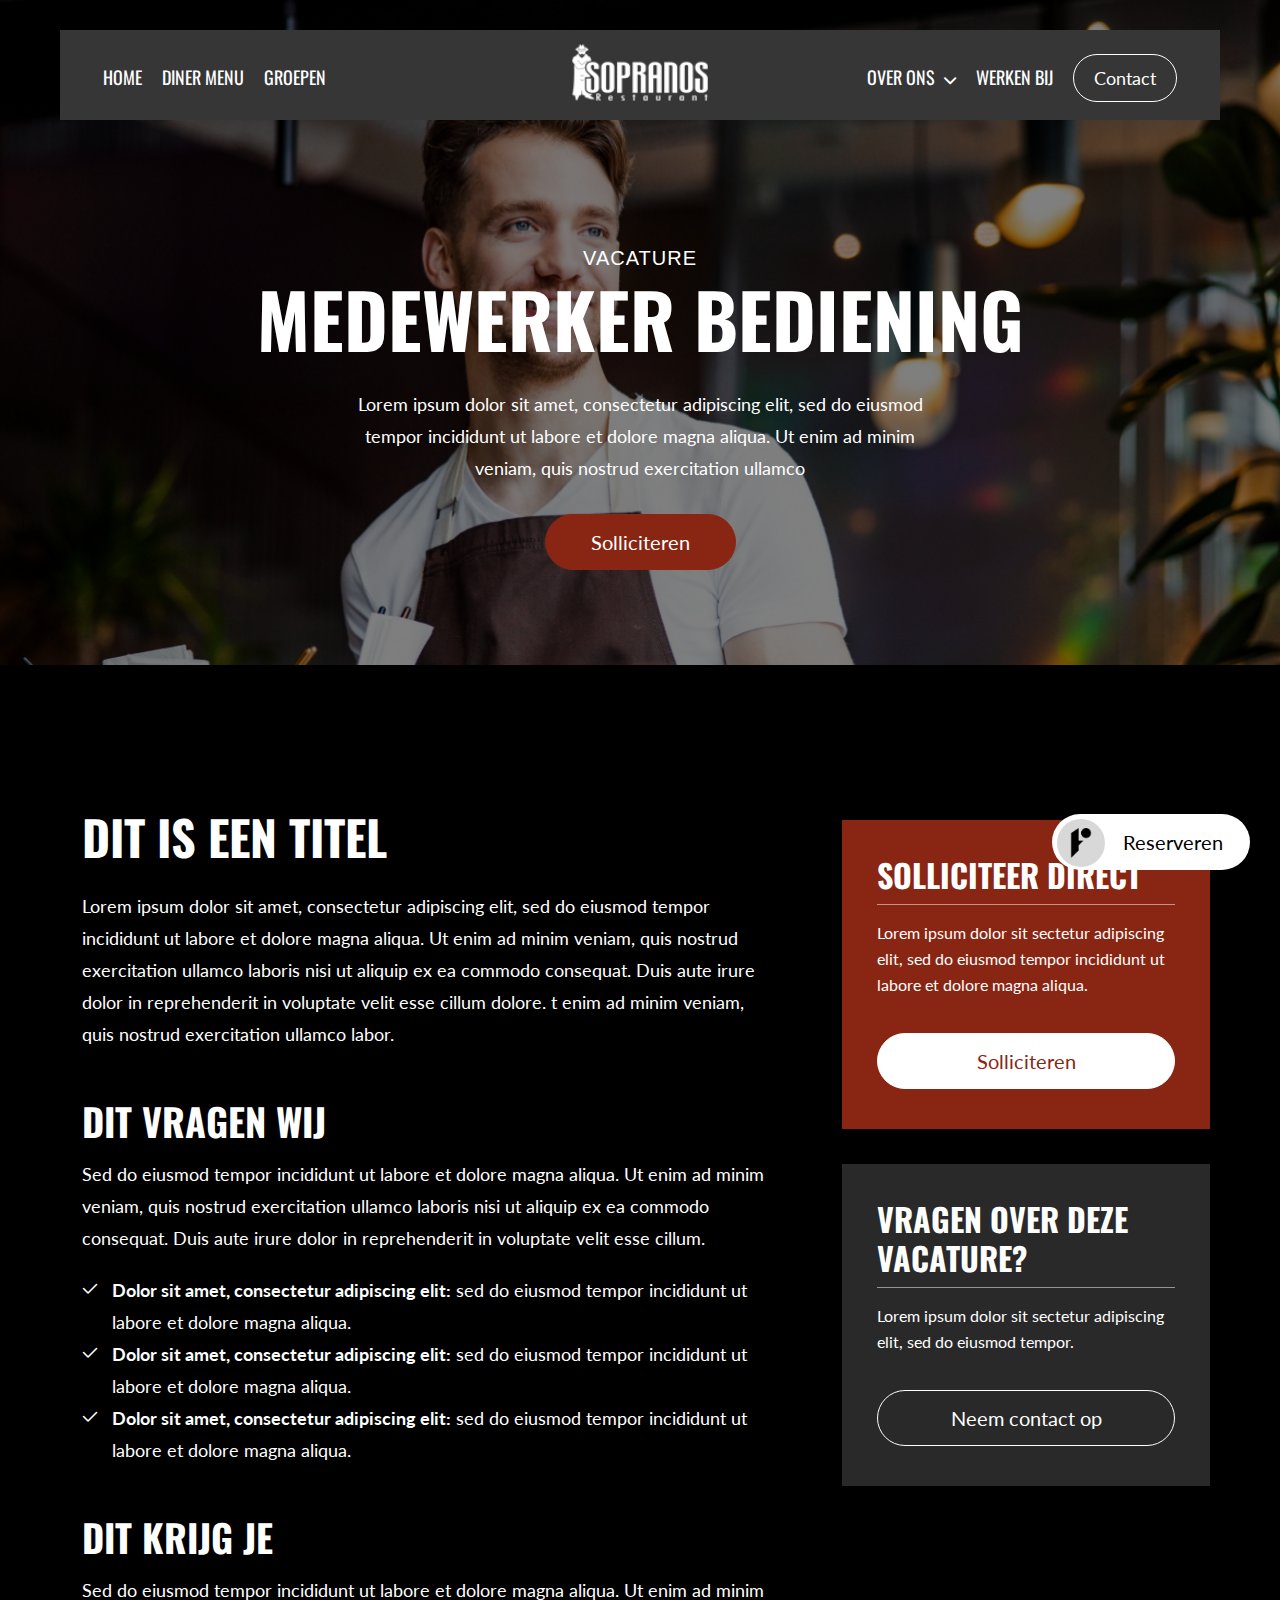
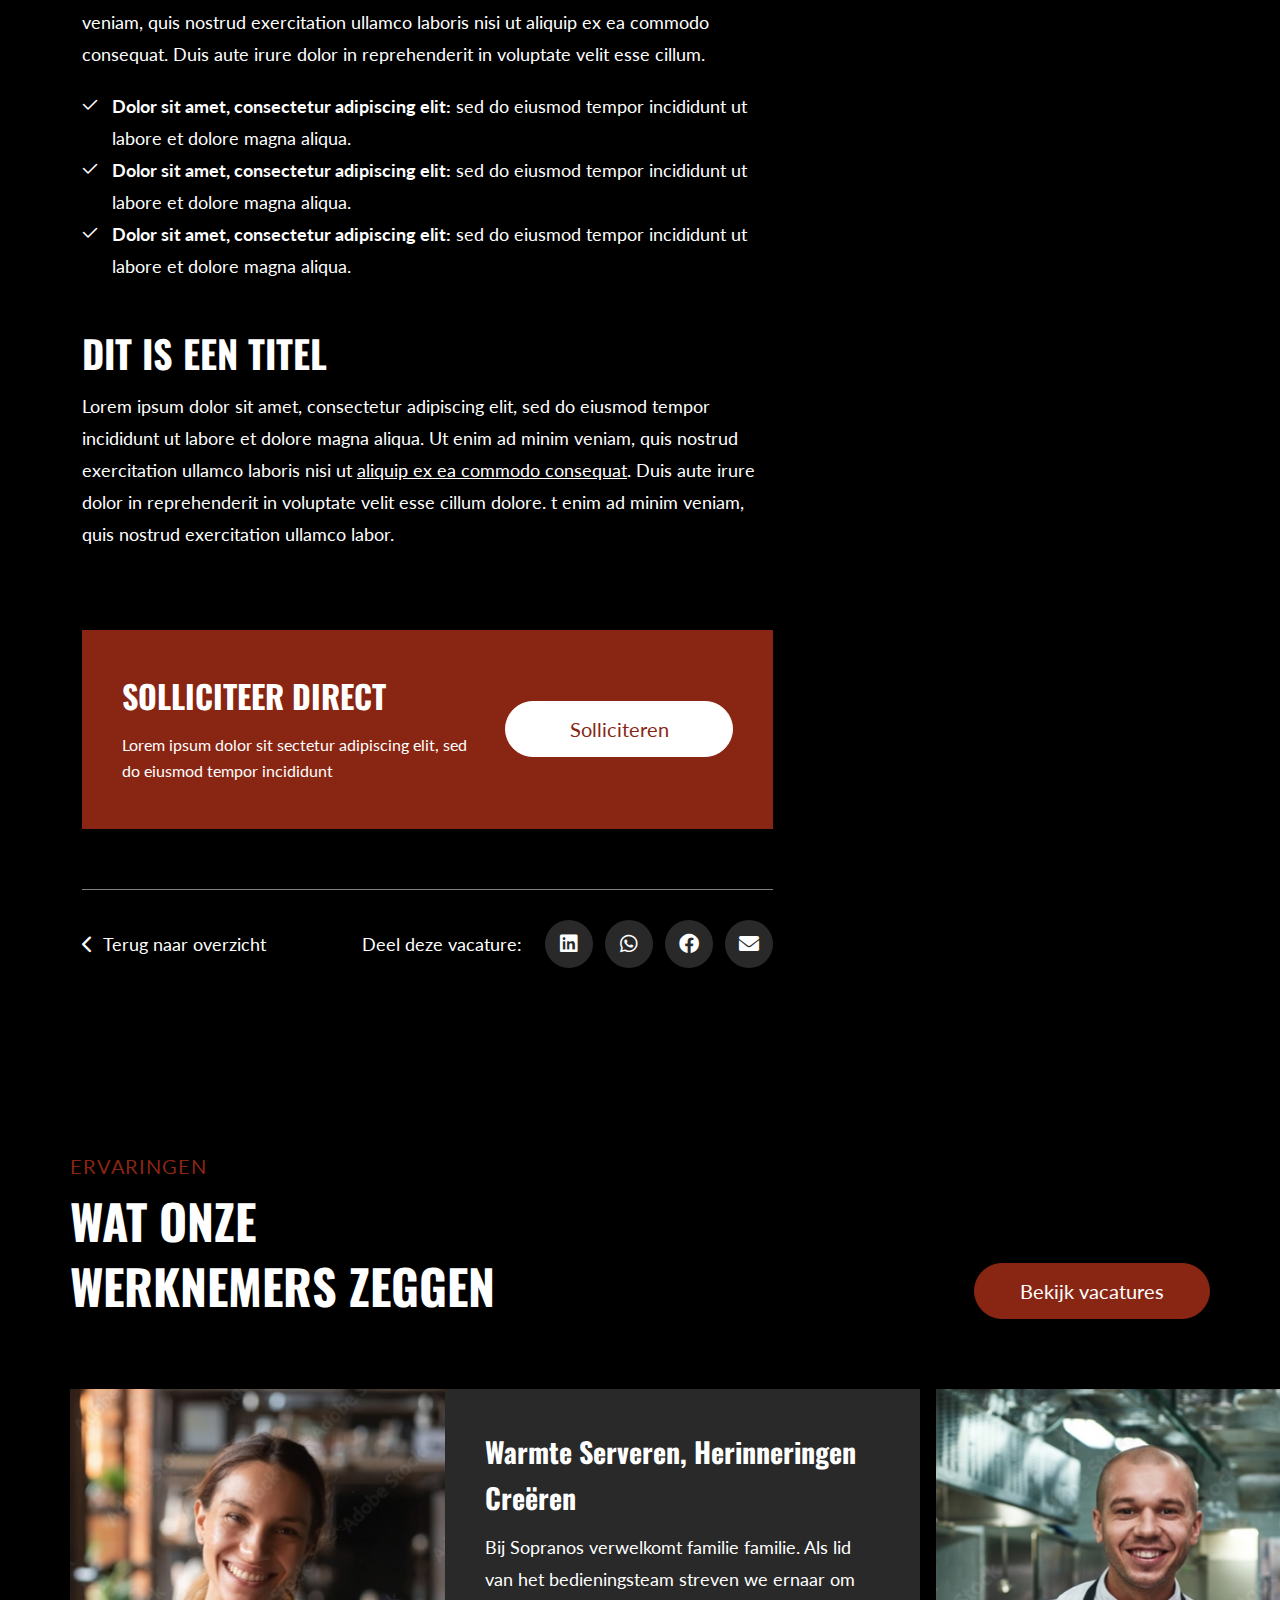
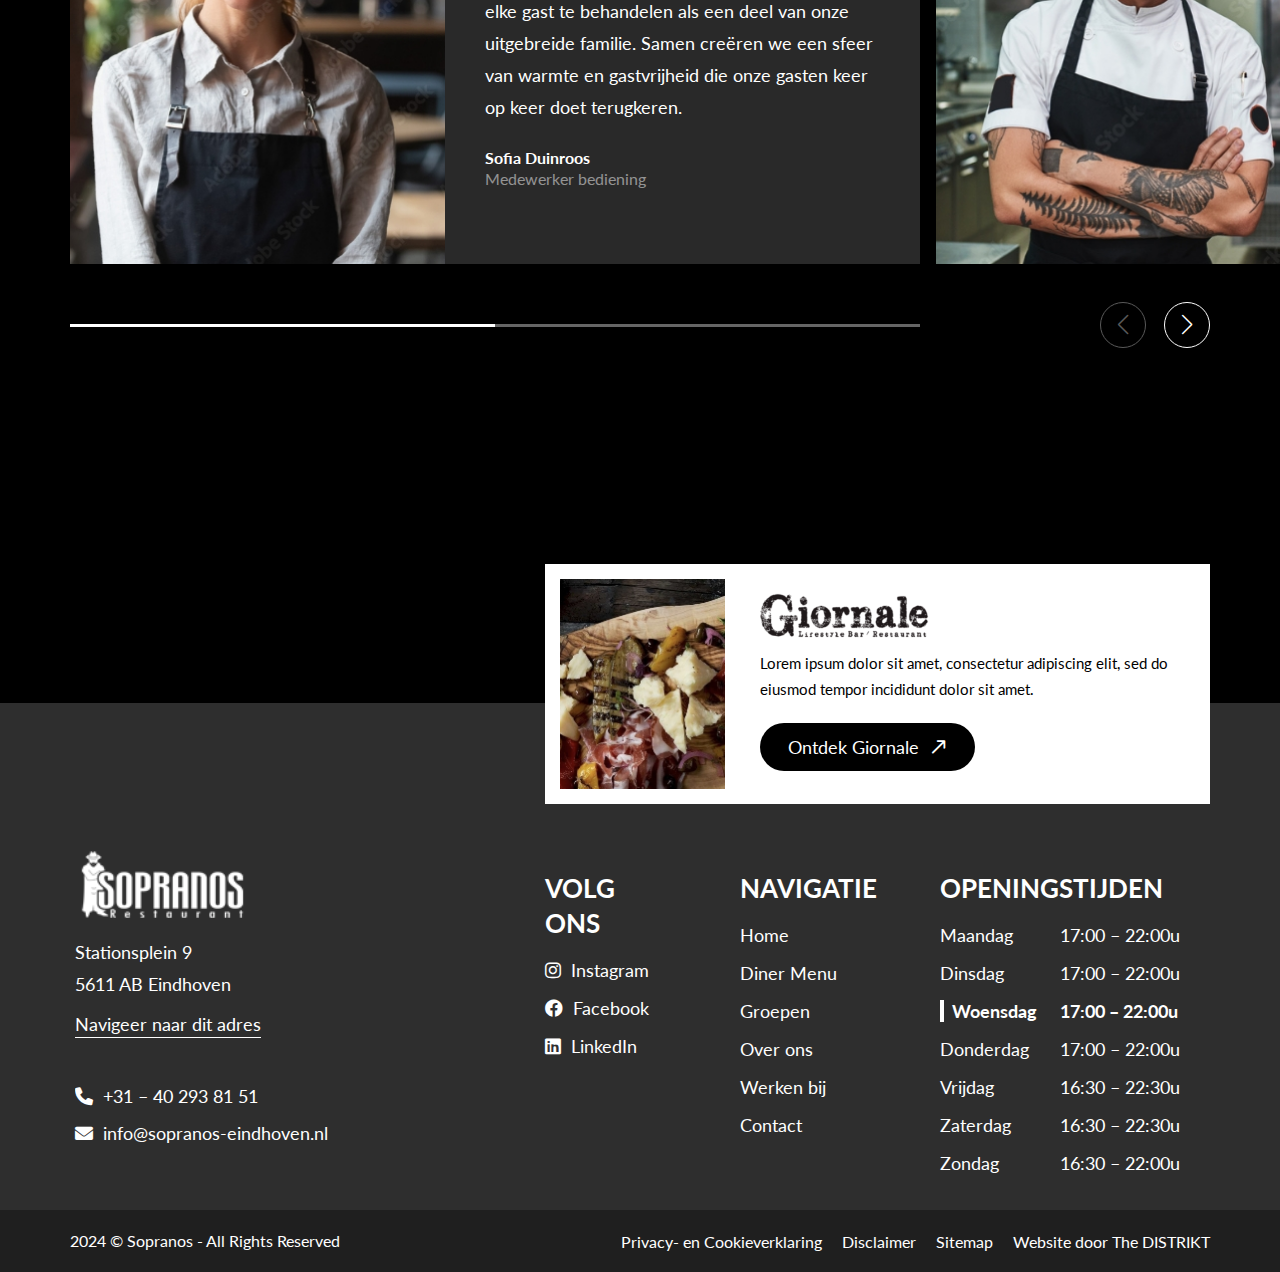
<file: html/page-detail.html>
<!doctype html>
<html lang="nl">
<head>
	<meta charset="UTF-8">
	<meta name="viewport"
				content="width=device-width, user-scalable=no, initial-scale=1.0, maximum-scale=1.0, minimum-scale=1.0">
	<meta http-equiv="X-UA-Compatible" content="ie=edge">
	<title>Sopranos</title>

	
	<!-- Main style -->
	<link rel="stylesheet" href="css/normalize.css"/>
	<link rel="preconnect" href="https://fonts.googleapis.com">
	<link rel="preconnect" href="https://fonts.gstatic.com" crossorigin>
	<link href="https://fonts.googleapis.com/css2?family=Lato:ital,wght@0,100;0,300;0,400;0,700;0,900;1,100;1,300;1,400;1,700;1,900&family=Oswald:wght@200..700&display=swap" rel="stylesheet">
	<link rel="stylesheet" type="text/css" href="fonts/FA5PRO-master/css/all.css"/>
	<link rel="stylesheet" type="text/css" href="css/bootstrap.min.css"/>
	<link rel="stylesheet" type="text/css" href="css/nice-select.css"/>
	<link rel="stylesheet" type="text/css" href="css/jquery.fancybox.min.css"/>
	<link rel="stylesheet" type="text/css" href="css/swiper.min.css"/>
	<link rel="stylesheet" type="text/css" href="css/styles.css"/>
	<link rel="stylesheet" type="text/css" href="css/responsive.css"/>
	
</head>
<body>

  <header>
		<div class="top-line">
			<div class="container">
				<div class="row justify-content-between align-items-center">
					<div class="left p-0">
						<ul class="top-menu d-flex">
							<li><a href="#">Home</a></li>
							<li><a href="#">Diner menu</a></li>
							<li><a href="#">Groepen</a></li>
						</ul>
					</div>
					<div class="logo-wrap d-flex justify-content-center p-0">
						<a href="index.html">
							<img src="img/logo.svg" alt="">
						</a>
					</div>
					<div class="right d-flex justify-content-end p-0">
						<ul class="top-menu d-flex justify-content-end align-items-center">
							<li>
								<a href="#">Over ons <i class="fas fa-chevron-down"></i></a>
								<ul class="sub-menu">
									<li><a href="#">Over ons 1</a></li>
									<li><a href="#">Over ons 2</a></li>
									<li><a href="#">Over ons 3</a></li>
								</ul>
							</li>
							<li><a href="#">Werken bij</a></li>
							<li><a href="#" class="btn-border">Contact</a></li>
						</ul>
						<div class="open-menu d-flex justify-content-end d-xl-none">
							<a href="#">
								<span></span>
								<span></span>
								<span></span>
							</a>
						</div>
					</div>
				</div>

			</div>
		</div>
  </header>

	<div class="menu-responsive" id="menu-responsive" style="display: none">
		<div class="top">
			<div class="close-menu">
				<a href="#"><i class="fal fa-times"></i></a>
			</div>
		</div>
		<div class="wrap">
			<div class="logo-wrap">
				<a href="index.html">
					<img src="img/logo.svg" alt="">
				</a>
			</div>
			<nav class="mob-menu-wrap">
				<ul class="mob-menu p-0">
					<li><a href="#">Home</a></li>
					<li><a href="#">Diner menu</a></li>
					<li><a href="#">Groepen</a></li>
					<li>
						<a href="#">Over ons </a>
						<ul class="sub-menu">
							<li><a href="#">Over ons 1</a></li>
							<li><a href="#">Over ons 2</a></li>
							<li><a href="#">Over ons 3</a></li>
						</ul>
					</li>
					<li><a href="#">Werken bij</a></li>
					<li><a href="#" class="btn-border">Contact</a></li>
				</ul>

				<div class="btn-wrap">
					<a href="#" class="btn-head">Contact</a>
				</div>
			</nav>
		</div>
	</div>

	<main>

		<!--додати full-section шоб було на весь екран-->
		<section class="home-banner banner-mini">
			<div class="bg">
				<img src="img/bg-9.jpg" alt="">
			</div>
			<div class="container">
				<div class="row">
					<div class="content d-flex align-items-center flex-column justify-content-center">
						<p class="info">Vacature</p>
						<h1>Medewerker bediening</h1>
						<div class="text-wrap">
							<p>Lorem ipsum dolor sit amet, consectetur adipiscing elit, sed do eiusmod tempor incididunt ut labore et dolore magna aliqua. Ut enim ad minim veniam, quis nostrud exercitation ullamco</p>
						</div>
						<div class="btn-wrap d-flex justify-content-center flex-wrap align-items-center w-100">
							<a href="#" class="btn-default">Solliciteren</a>
						</div>
					</div>
				</div>
			</div>
		</section>


		<section class="text-default">
			<div class="container">
				<div class="row">
					<div class="main col-lg-8">
						<h2>Dit is een titel</h2>
						<p>Lorem ipsum dolor sit amet, consectetur adipiscing elit, sed do eiusmod tempor incididunt ut labore et dolore magna aliqua. Ut enim ad minim veniam, quis nostrud exercitation ullamco laboris nisi ut aliquip ex ea commodo consequat. Duis aute irure dolor in reprehenderit in voluptate velit esse cillum dolore. t enim ad minim veniam, quis nostrud exercitation ullamco labor.</p>

						<h3>Dit vragen wij</h3>
						<p>Sed do eiusmod tempor incididunt ut labore et dolore magna aliqua. Ut enim ad minim veniam, quis nostrud exercitation ullamco laboris nisi ut aliquip ex ea commodo consequat. Duis aute irure dolor in reprehenderit in voluptate velit esse cillum.</p>

						<ul>
							<li><b>Dolor sit amet, consectetur adipiscing elit:</b> sed do eiusmod tempor incididunt ut labore et dolore magna aliqua.</li>
							<li><b>Dolor sit amet, consectetur adipiscing elit:</b> sed do eiusmod tempor incididunt ut labore et dolore magna aliqua.</li>
							<li><b>Dolor sit amet, consectetur adipiscing elit:</b> sed do eiusmod tempor incididunt ut labore et dolore magna aliqua.</li>
						</ul>

						<h3>Dit krijg je</h3>
						<p>Sed do eiusmod tempor incididunt ut labore et dolore magna aliqua. Ut enim ad minim veniam, quis nostrud exercitation ullamco laboris nisi ut aliquip ex ea commodo consequat. Duis aute irure dolor in reprehenderit in voluptate velit esse cillum.</p>

						<ul>
							<li><b>Dolor sit amet, consectetur adipiscing elit:</b> sed do eiusmod tempor incididunt ut labore et dolore magna aliqua.</li>
							<li><b>Dolor sit amet, consectetur adipiscing elit:</b> sed do eiusmod tempor incididunt ut labore et dolore magna aliqua.</li>
							<li><b>Dolor sit amet, consectetur adipiscing elit:</b> sed do eiusmod tempor incididunt ut labore et dolore magna aliqua.</li>
						</ul>

						<h3>Dit is een titel</h3>

						<p>Lorem ipsum dolor sit amet, consectetur adipiscing elit, sed do eiusmod tempor incididunt ut labore et dolore magna aliqua. Ut enim ad minim veniam, quis nostrud exercitation ullamco laboris nisi ut
							<a href="#">aliquip ex ea commodo consequat</a>. Duis aute irure dolor in reprehenderit in voluptate velit esse cillum dolore. t enim ad minim veniam, quis nostrud exercitation ullamco labor.</p>

						<div class="cta-block-inner d-flex flex-wrap justify-content-between align-items-center">
							<div class="wrap">
								<h4>Solliciteer direct</h4>
								<p>Lorem ipsum dolor sit sectetur adipiscing elit, sed do eiusmod tempor incididunt</p>
							</div>
							<div class="btn-wrap">
								<a href="#" class="btn-default btn-white">Solliciteren</a>
							</div>
						</div>
						<div class="line"></div>
						<div class="link-line d-flex justify-content-between flex-wrap">
							<div class="link-wrap">
								<a href="#"><i class="fas fa-chevron-left"></i>Terug naar overzicht</a>
							</div>
							<div class="sos-wrap d-flex align-items-center">
								<p>Deel deze vacature:</p>
								<ul class="soc-list d-flex">
									<li><a href="#"><i class="fab fa-linkedin"></i></a></li>
									<li><a href="#"><i class="fab fa-whatsapp"></i></a></li>
									<li><a href="#"><i class="fab fa-facebook"></i></a></li>
									<li><a href="#"><i class="fas fa-envelope"></i></a></li>
								</ul>
							</div>
						</div>
					</div>
					<div class="aside col-lg-4">
						<div class="item bg-red">
							<h6 class="title">Solliciteer direct</h6>
							<p>Lorem ipsum dolor sit sectetur adipiscing elit, sed do eiusmod tempor incididunt ut labore et dolore magna aliqua.</p>
							<div class="btn-wrap">
								<a href="#" class="btn-default btn-white">Solliciteren</a>
							</div>
						</div>
						<div class="item">
							<h6 class="title">Vragen over
								Deze vacature?</h6>
							<p>Lorem ipsum dolor sit sectetur adipiscing elit, sed do eiusmod tempor.</p>
							<div class="btn-wrap">
								<a href="#" class="btn-border">Neem contact op</a>
							</div>
						</div>
					</div>
				</div>
			</div>
		</section>

		<section class="vacancies-slider-wrap">
			<div class="container">
				<div class="row">
					<div class="top-wrap d-flex flex-wrap justify-content-between align-items-end p-0">
						<div class="title col-md-6 col-12 p-0">
							<h6 class="label">Ervaringen</h6>
							<h2>Wat onze <br>Werknemers zeggen</h2>
						</div>
						<div class="btn-wrap p-0">
							<a href="#" class="btn-default">Bekijk vacatures</a>
						</div>
					</div>
					<div class="slider-wrap p-0">
						<div class="swiper vacancies-slider">
							<div class="swiper-wrapper">
								<div class="swiper-slide">
									<figure>
										<img src="img/img-32-1.jpg" alt="">
									</figure>
									<div class="text">
										<h6>Warmte Serveren,
											Herinneringen Creëren</h6>
										<div class="text-wrap">
											<p>Bij Sopranos verwelkomt familie familie. Als lid van het bedieningsteam streven we ernaar om elke gast te behandelen als een deel van onze uitgebreide familie. Samen creëren we een sfeer van warmte en gastvrijheid die onze gasten keer op keer doet terugkeren.</p>
										</div>
										<div class="user">
											<p class="name">Sofia Duinroos</p>
											<p>Medewerker bediening</p>
										</div>
									</div>
								</div>
								<div class="swiper-slide">
									<figure>
										<img src="img/img-32-2.jpg" alt="">
									</figure>
									<div class="text">
										<h6>Warmte Serveren,
											Herinneringen Creëren</h6>
										<div class="text-wrap">
											<p>Bij Sopranos verwelkomt familie familie. Als lid van het bedieningsteam streven we ernaar om elke gast te behandelen als een deel van onze uitgebreide familie. Samen creëren we een sfeer van warmte en gastvrijheid die onze gasten keer op keer doet terugkeren.</p>
										</div>
										<div class="user">
											<p class="name">Sofia Duinroos</p>
											<p>Medewerker bediening</p>
										</div>
									</div>
								</div>
							</div>
						</div>
						<div class="nav-wrap d-flex justify-content-between flex-wrap fd">
							<div class="wrap d-flex justify-content-between">
								<div class="swiper-button-next vacancies-next"></div>
								<div class="swiper-button-prev vacancies-prev"></div>
							</div>
							<div class="p-wrap d-flex align-items-center">
								<div class="swiper-pagination vacancies-pagination"></div>
							</div>
						</div>
					</div>
				</div>
			</div>
		</section>

	</main>

  <footer>
    <div class="container">
			<div class="row">
				<div class="footer-top d-flex justify-content-between col-lg-7">
					<figure>
						<img src="img/img-8.jpg" alt="">
					</figure>
					<div class="text">
						<div class="logo">
							<img src="img/logo-2.png" alt="">
						</div>
						<p>Lorem ipsum dolor sit amet, consectetur adipiscing elit, sed do eiusmod tempor incididunt dolor sit amet.</p>
						<div class="btn-wrap">
							<a href="#" class="btn-arrow">Ontdek Giornale<i class="far fa-long-arrow-right"></i></a>
						</div>
					</div>
				</div>

				<div class="content d-flex flex-wrap justify-content-between">
					<div class="left col-lg-4 col-md-6 col-12">
						<div class="logo-wrap">
							<a href="#">
								<img src="img/logo.svg" alt="">
							</a>
						</div>
						<p>Stationsplein 9<br>
							5611 AB Eindhoven</p>
						<p><a href="#">Navigeer naar dit adres</a></p>
						<ul>
							<li>
								<a href="tel:+31402938151"><i class="fas fa-phone-alt"></i>+31 – 40 293 81 51</a>
							</li>
							<li>
								<a href="mailto:info@sopranos-eindhoven.nl"><i class="fas fa-envelope"></i>info@sopranos-eindhoven.nl</a>
							</li>
						</ul>
					</div>

					<div class="right col-lg-7 col-md-6 col-12 d-flex flex-wrap justify-content-between">
						<div class="item item-1">
							<h5>Volg ons <span></span></h5>
							<ul>
								<li><a href="#"><i class="fab fa-instagram"></i>Instagram</a></li>
								<li><a href="#"><i class="fab fa-facebook"></i>Facebook</a></li>
								<li><a href="#"><i class="fab fa-linkedin"></i>LinkedIn</a></li>
							</ul>
						</div>
						<div class="item item-2">
							<h5>NAvigatie <span></span></h5>
							<ul>
								<li><a href="#">Home</a></li>
								<li><a href="#">Diner Menu</a></li>
								<li><a href="#">Groepen</a></li>
								<li><a href="#">Over ons</a></li>
								<li><a href="#">Werken bij</a></li>
								<li><a href="#">Contact</a></li>

							</ul>
						</div>
						<div class="item item-3">
							<h5>Openingstijden <span></span></h5>
							<ul>
								<li>
									<p>Maandag</p>
									<p>17:00 – 22:00u</p>
								</li>
								<li>
									<p>Dinsdag</p>
									<p>17:00 – 22:00u</p>
								</li>
								<li class="current">
									<p>Woensdag</p>
									<p>17:00 – 22:00u</p>
								</li>
								<li>
									<p>Donderdag</p>
									<p>17:00 – 22:00u</p>
								</li>
								<li>
									<p>Vrijdag</p>
									<p>16:30 – 22:30u</p>
								</li>
								<li>
									<p>Zaterdag</p>
									<p>16:30 – 22:30u</p>
								</li>
								<li>
									<p>Zondag</p>
									<p>16:30 – 22:00u</p>
								</li>
							</ul>
						</div>
					</div>

				</div>
			</div>
    </div>

		<div class="bottom">
			<div class="container">
				<div class="row align-items-center">
					<div class="left-bottom col-lg-4 col-12">
						<p>2024 © Sopranos - All Rights Reserved</p>
					</div>
					<div class="right-bottom col-lg-8 col-12">
						<ul class="d-flex justify-content-lg-end justify-content-center flex-wrap">
							<li><a href="#">Privacy- en Cookieverklaring</a></li>
							<li><a href="#">Disclaimer</a></li>
							<li><a href="#">Sitemap</a></li>
							<li><a href="#">Website door  The DISTRIKT</a></li>
						</ul>
					</div>
				</div>
			</div>
		</div>
  </footer>


	<div class="fix-block">
		<a href="#" class="btn-reserve">
									<span class="img">
										<img src="img/icon-2.svg" alt="">
									</span>
			<span>Reserveren</span>
		</a>
	</div>



	<script src="js/jquery.min.js"></script>
	<script src="js/jquery.sticky.js"></script>
	<script src="js/bootstrap.bundle.min.js"></script>
	<script src="js/swiper.js"></script>
	<script src="js/jquery.fancybox.min.js"></script>
	<script src="js/jquery.nice-select.min.js"></script>
	<script src="js/script.js"></script>
</body>
</html>
</file>
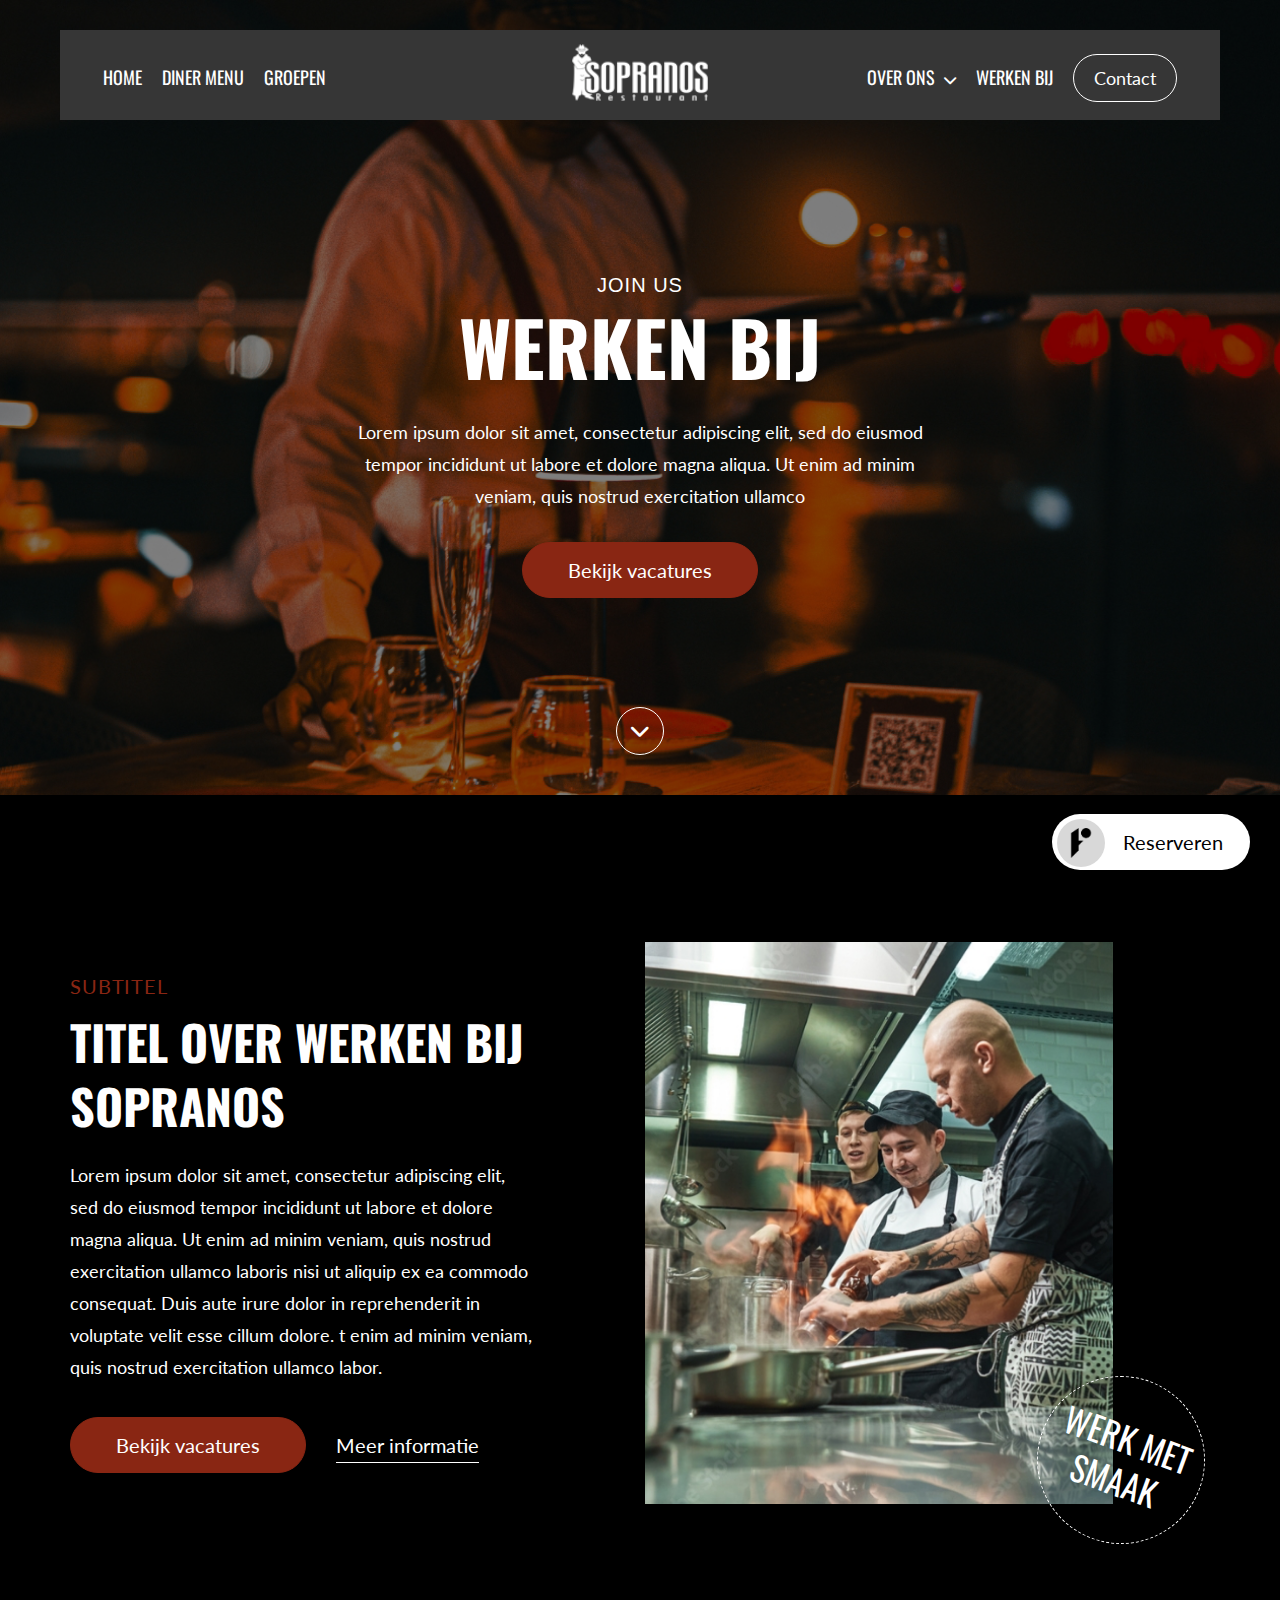
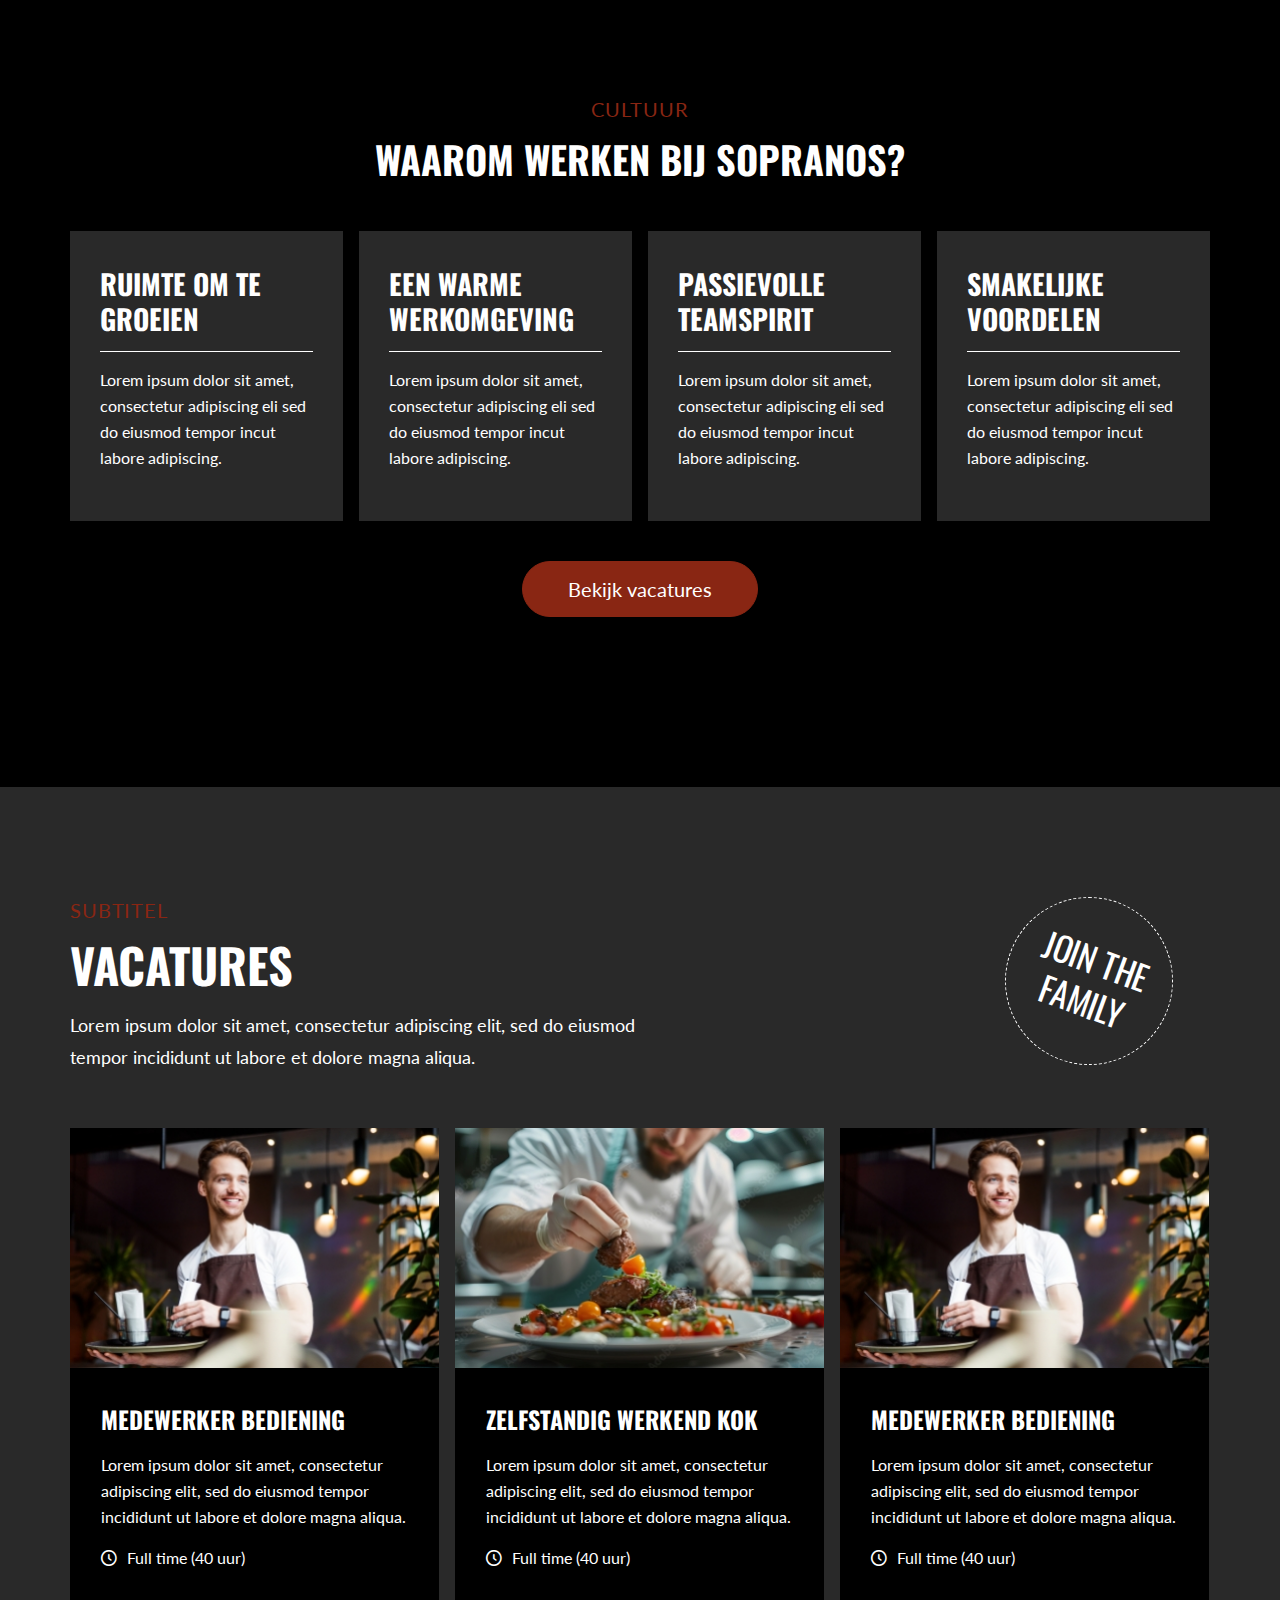
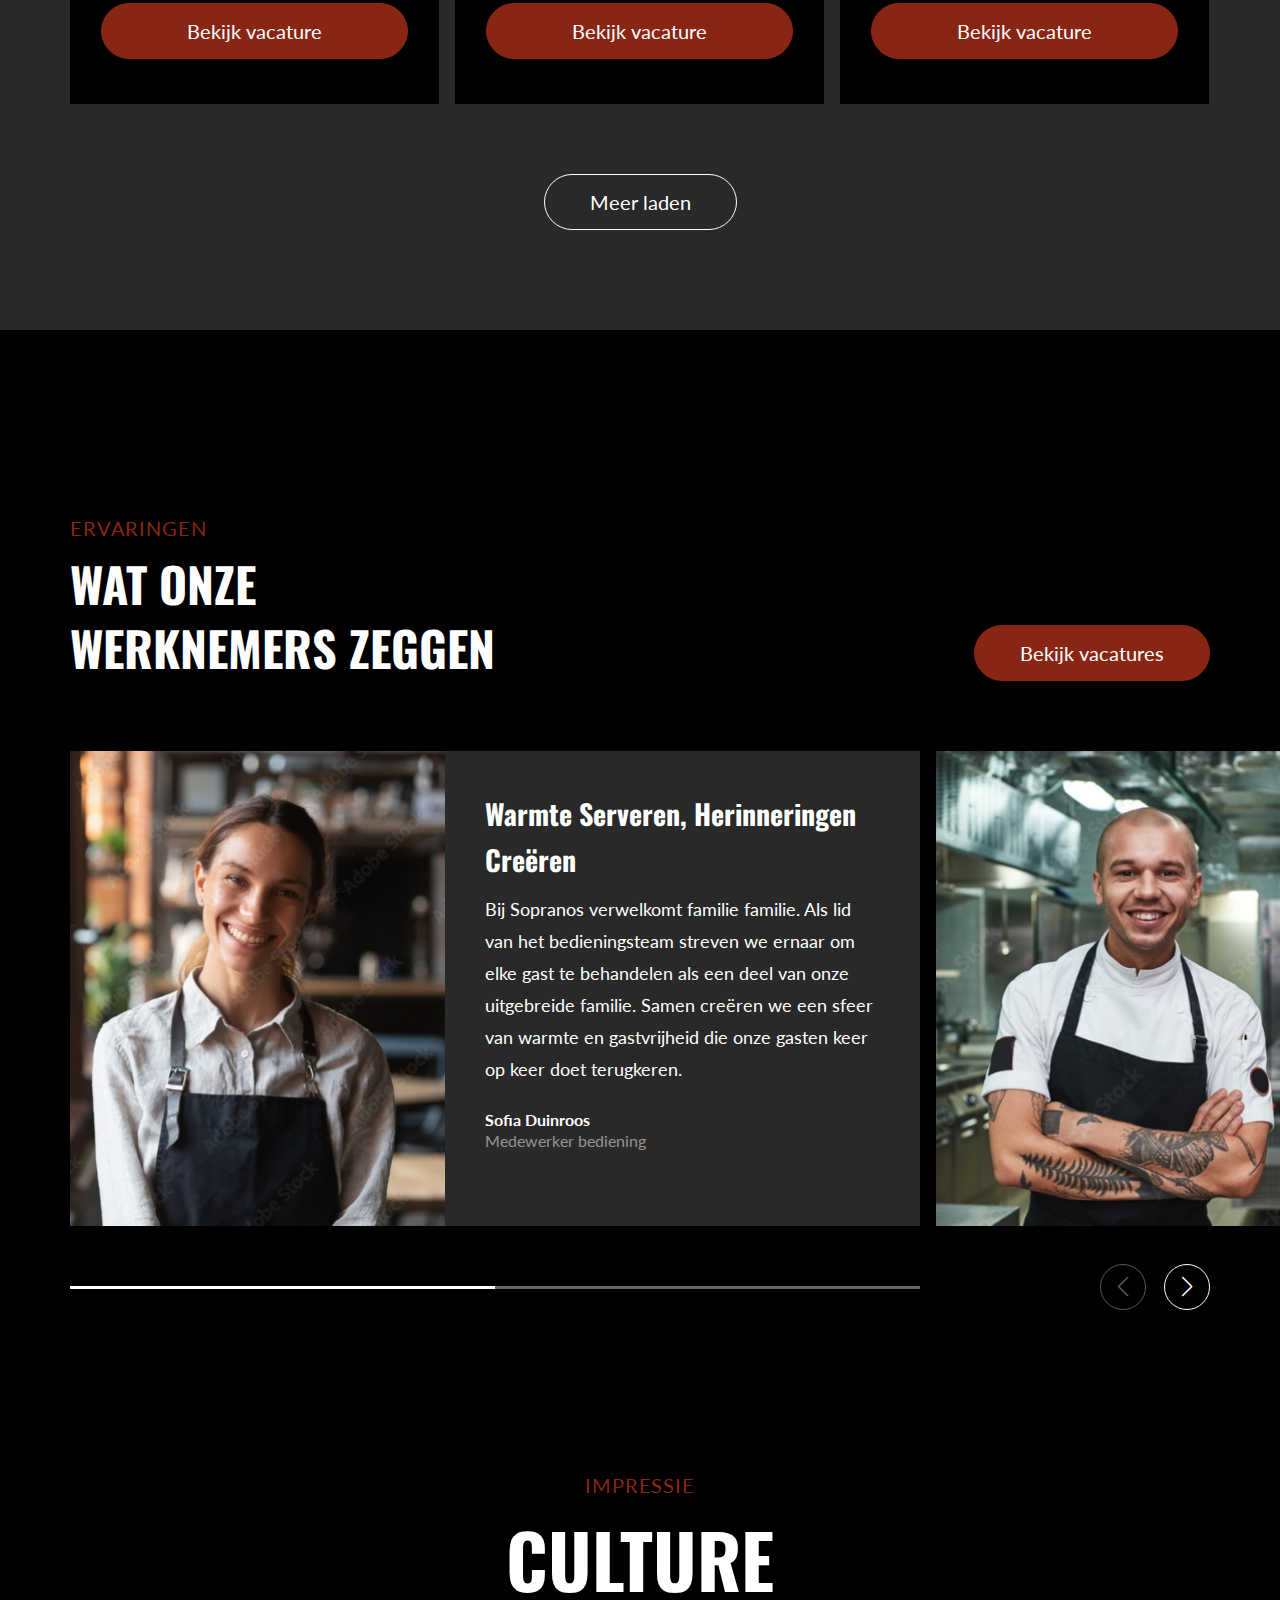
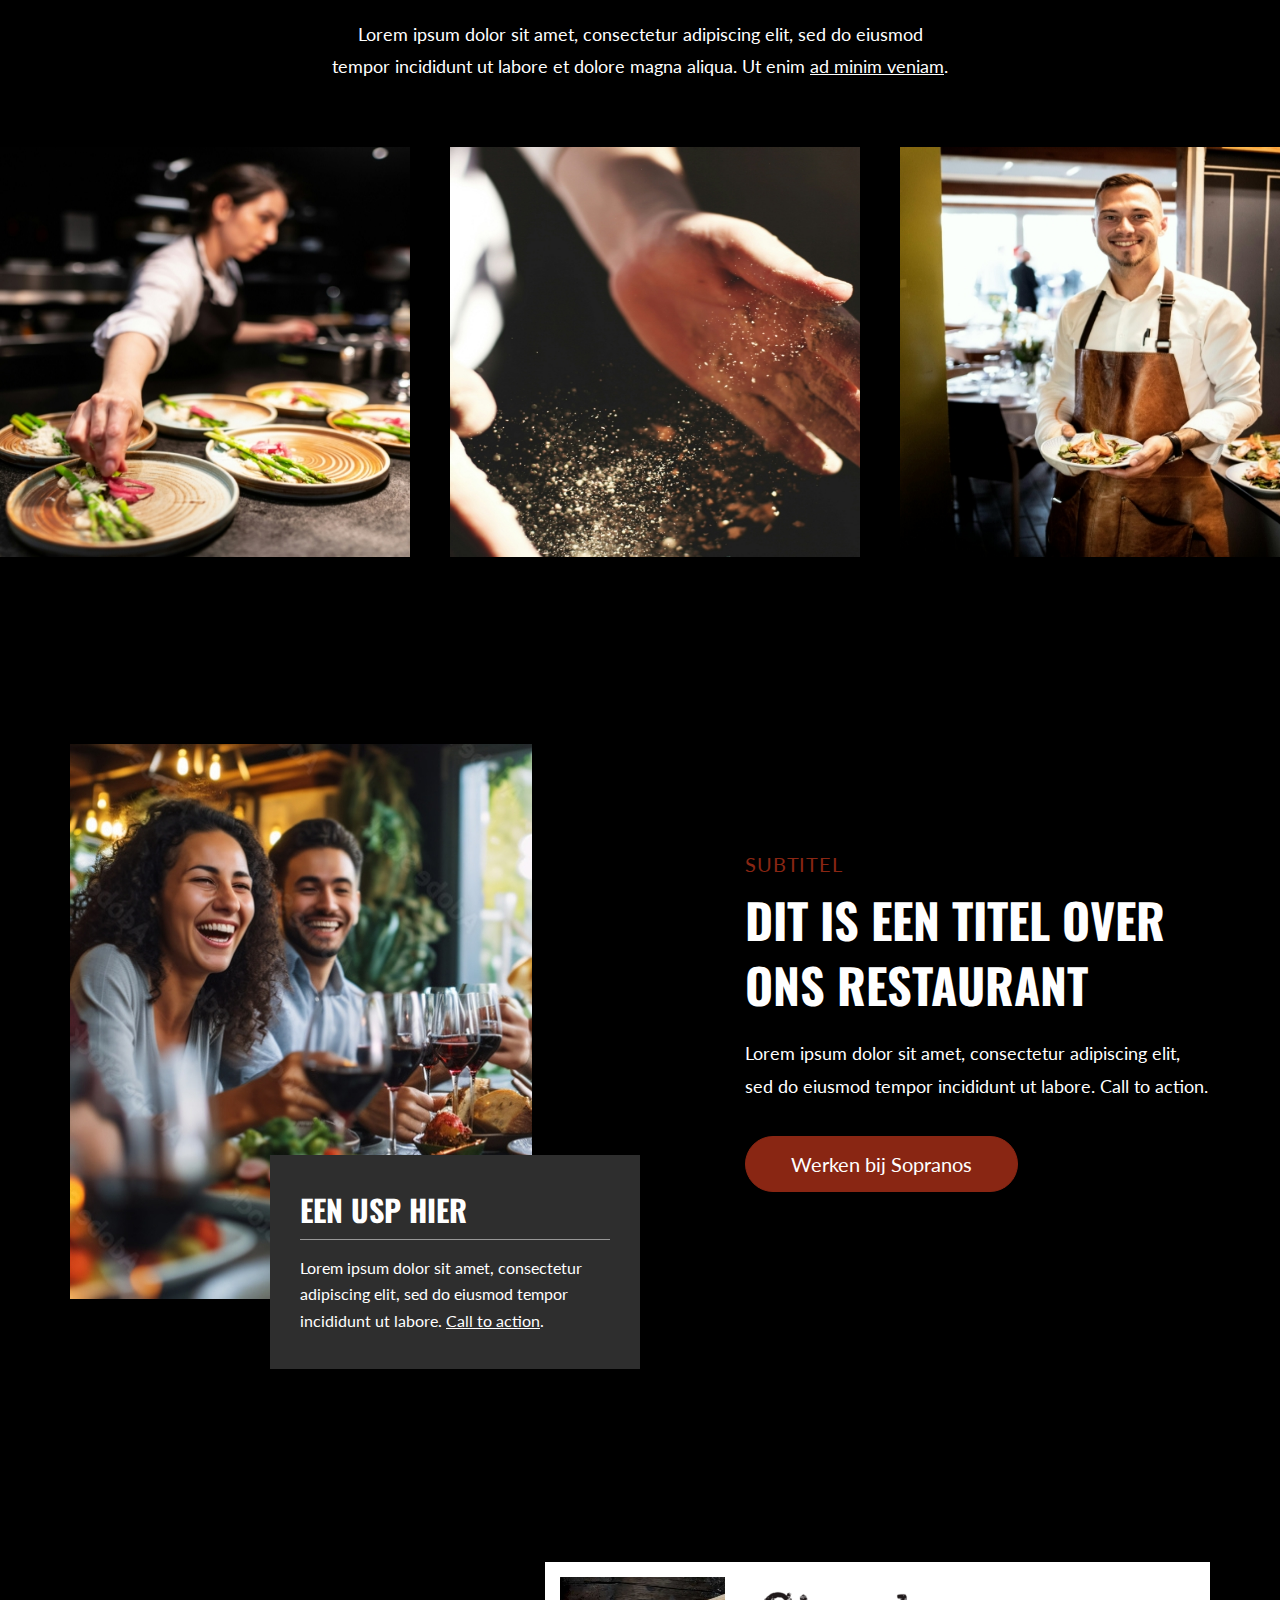
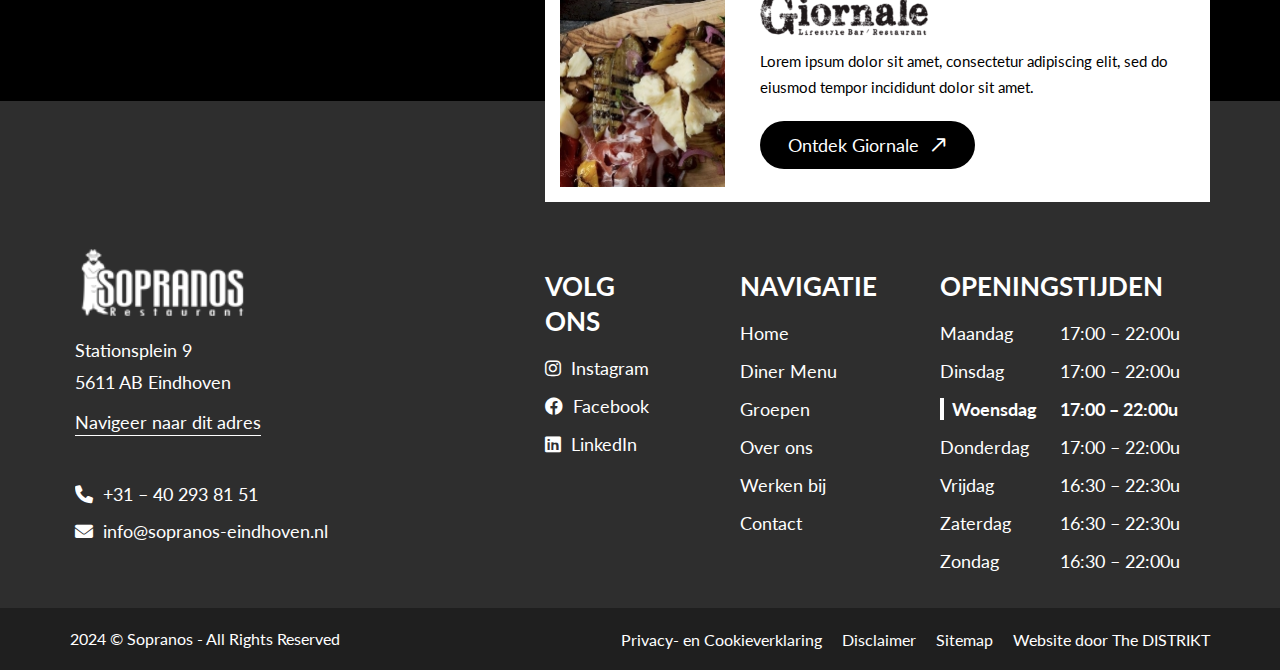
<file: html/page.html>
<!doctype html>
<html lang="nl">
<head>
	<meta charset="UTF-8">
	<meta name="viewport"
				content="width=device-width, user-scalable=no, initial-scale=1.0, maximum-scale=1.0, minimum-scale=1.0">
	<meta http-equiv="X-UA-Compatible" content="ie=edge">
	<title>Sopranos</title>

	
	<!-- Main style -->
	<link rel="stylesheet" href="css/normalize.css"/>
	<link rel="preconnect" href="https://fonts.googleapis.com">
	<link rel="preconnect" href="https://fonts.gstatic.com" crossorigin>
	<link href="https://fonts.googleapis.com/css2?family=Lato:ital,wght@0,100;0,300;0,400;0,700;0,900;1,100;1,300;1,400;1,700;1,900&family=Oswald:wght@200..700&display=swap" rel="stylesheet">
	<link rel="stylesheet" type="text/css" href="fonts/FA5PRO-master/css/all.css"/>
	<link rel="stylesheet" type="text/css" href="css/bootstrap.min.css"/>
	<link rel="stylesheet" type="text/css" href="css/nice-select.css"/>
	<link rel="stylesheet" type="text/css" href="css/jquery.fancybox.min.css"/>
	<link rel="stylesheet" type="text/css" href="css/swiper.min.css"/>
	<link rel="stylesheet" type="text/css" href="css/styles.css"/>
	<link rel="stylesheet" type="text/css" href="css/responsive.css"/>
	
</head>
<body>

  <header>
		<div class="top-line">
			<div class="container">
				<div class="row justify-content-between align-items-center">
					<div class="left p-0">
						<ul class="top-menu d-flex">
							<li><a href="#">Home</a></li>
							<li><a href="#">Diner menu</a></li>
							<li><a href="#">Groepen</a></li>
						</ul>
					</div>
					<div class="logo-wrap d-flex justify-content-center p-0">
						<a href="index.html">
							<img src="img/logo.svg" alt="">
						</a>
					</div>
					<div class="right d-flex justify-content-end p-0">
						<ul class="top-menu d-flex justify-content-end align-items-center">
							<li>
								<a href="#">Over ons <i class="fas fa-chevron-down"></i></a>
								<ul class="sub-menu">
									<li><a href="#">Over ons 1</a></li>
									<li><a href="#">Over ons 2</a></li>
									<li><a href="#">Over ons 3</a></li>
								</ul>
							</li>
							<li><a href="#">Werken bij</a></li>
							<li><a href="#" class="btn-border">Contact</a></li>
						</ul>
						<div class="open-menu d-flex justify-content-end d-xl-none">
							<a href="#">
								<span></span>
								<span></span>
								<span></span>
							</a>
						</div>
					</div>
				</div>

			</div>
		</div>
  </header>

	<div class="menu-responsive" id="menu-responsive" style="display: none">
		<div class="top">
			<div class="close-menu">
				<a href="#"><i class="fal fa-times"></i></a>
			</div>
		</div>
		<div class="wrap">
			<div class="logo-wrap">
				<a href="index.html">
					<img src="img/logo.svg" alt="">
				</a>
			</div>
			<nav class="mob-menu-wrap">
				<ul class="mob-menu p-0">
					<li><a href="#">Home</a></li>
					<li><a href="#">Diner menu</a></li>
					<li><a href="#">Groepen</a></li>
					<li>
						<a href="#">Over ons </a>
						<ul class="sub-menu">
							<li><a href="#">Over ons 1</a></li>
							<li><a href="#">Over ons 2</a></li>
							<li><a href="#">Over ons 3</a></li>
						</ul>
					</li>
					<li><a href="#">Werken bij</a></li>
					<li><a href="#" class="btn-border">Contact</a></li>
				</ul>

				<div class="btn-wrap">
					<a href="#" class="btn-head">Contact</a>
				</div>
			</nav>
		</div>
	</div>

	<main>

		<!--додати full-section шоб було на весь екран-->
		<section class="home-banner">
			<div class="bg">
				<img src="img/bg-8.jpg" alt="">
			</div>
			<div class="container">
				<div class="row">
					<div class="content d-flex align-items-center flex-column justify-content-center">
						<p class="info">Join us</p>
						<h1>Werken bij</h1>
						<div class="text-wrap">
							<p>Lorem ipsum dolor sit amet, consectetur adipiscing elit, sed do eiusmod tempor incididunt ut labore et dolore magna aliqua. Ut enim ad minim veniam, quis nostrud exercitation ullamco</p>
						</div>
						<div class="btn-wrap d-flex justify-content-center flex-wrap align-items-center w-100">
							<a href="#" class="btn-default">Bekijk vacatures</a>
						</div>
					</div>
				</div>
			</div>

			<div class="btn-down">
				<a href="#img-text" class="scroll"><i class="fas fa-chevron-down"></i></a>
			</div>
		</section>


		<section class="img-text img-text-revers dot-right dot-down" id="img-text">
			<div class="container">
				<div class="row">
					<figure class="col-lg-6 col-12">
						<img src="img/img-30.jpg" alt="">
					</figure>
					<div class="text-wrap col-lg-6 col-12">
						<h6 class="label">Subtitel</h6>
						<h2>Titel over werken
							bij sopranos</h2>
						<p>Lorem ipsum dolor sit amet, consectetur adipiscing elit, sed do eiusmod tempor incididunt ut labore et dolore magna aliqua. Ut enim ad minim veniam, quis nostrud exercitation ullamco laboris nisi ut aliquip ex ea commodo consequat. Duis aute irure dolor in reprehenderit in voluptate velit esse cillum dolore. t enim ad minim veniam, quis nostrud exercitation ullamco labor.</p>
						<div class="btn-wrap d-flex align-items-center">
							<a href="#" class="btn-default">Bekijk vacatures</a>
							<a href="#" class="link">Meer informatie</a>
						</div>
					</div>
					<div class="dot">
						<span>Werk met smaak</span>
					</div>
				</div>
			</div>
		</section>


		<section class="card-4x">
			<div class="container">
				<div class="row">
					<div class="title-wrap text-center">
						<h6 class="label text-center">Cultuur</h6>
						<h3>Waarom werken bij sopranos?</h3>
					</div>
					<div class="content d-flex justify-content-center p-0">
						<div class="item">
							<a href="#">
								<h6>Ruimte om te groeien</h6>
								<p>Lorem ipsum dolor sit amet, consectetur adipiscing eli sed do eiusmod tempor incut labore adipiscing.</p>
							</a>
						</div>
						<div class="item">
							<a href="#">
								<h6>Een warme Werkomgeving</h6>
								<p>Lorem ipsum dolor sit amet, consectetur adipiscing eli sed do eiusmod tempor incut labore adipiscing.</p>
							</a>
						</div>
						<div class="item">
							<a href="#">
								<h6>Passievolle Teamspirit</h6>
								<p>Lorem ipsum dolor sit amet, consectetur adipiscing eli sed do eiusmod tempor incut labore adipiscing.</p>
							</a>
						</div>
						<div class="item">
							<a href="#">
								<h6>Smakelijke Voordelen</h6>
								<p>Lorem ipsum dolor sit amet, consectetur adipiscing eli sed do eiusmod tempor incut labore adipiscing.</p>
							</a>
						</div>
					</div>
					<div class="btn-wrap text-center">
						<a href="#" class="btn-default">Bekijk vacatures</a>
					</div>
				</div>
			</div>
		</section>

		<section class="vacancies">
			<div class="container">
				<div class="row">
					<div class="top-wrap p-0 col-lg-6 col-12">
						<h6 class="label">Subtitel</h6>
						<h2>Vacatures</h2>
						<p>Lorem ipsum dolor sit amet, consectetur adipiscing elit, sed do eiusmod tempor incididunt ut labore et dolore magna aliqua.</p>
					</div>
					<div class="content p-0 d-flex flex-wrap">
						<div class="item">
							<figure>
								<img src="img/img-31-1.jpg" alt="">
							</figure>
							<div class="text">
								<h6>Medewerker bediening</h6>
								<p>Lorem ipsum dolor sit amet, consectetur adipiscing elit, sed do eiusmod tempor incididunt ut labore et dolore magna aliqua.</p>
								<p class="time"><i class="far fa-clock"></i>Full time (40 uur)</p>
								<div class="btn-wrap">
									<a href="#" class="btn-default">Bekijk vacature</a>
								</div>
							</div>
						</div>
						<div class="item">
							<figure>
								<img src="img/img-31-2.jpg" alt="">
							</figure>
							<div class="text">
								<h6>Zelfstandig werkend kok</h6>
								<p>Lorem ipsum dolor sit amet, consectetur adipiscing elit, sed do eiusmod tempor incididunt ut labore et dolore magna aliqua.</p>
								<p class="time"><i class="far fa-clock"></i>Full time (40 uur)</p>
								<div class="btn-wrap">
									<a href="#" class="btn-default">Bekijk vacature</a>
								</div>
							</div>
						</div>
						<div class="item">
							<figure>
								<img src="img/img-31-1.jpg" alt="">
							</figure>
							<div class="text">
								<h6>Medewerker bediening</h6>
								<p>Lorem ipsum dolor sit amet, consectetur adipiscing elit, sed do eiusmod tempor incididunt ut labore et dolore magna aliqua.</p>
								<p class="time"><i class="far fa-clock"></i>Full time (40 uur)</p>
								<div class="btn-wrap">
									<a href="#" class="btn-default">Bekijk vacature</a>
								</div>
							</div>
						</div>
					</div>
					<div class="btn-wrap-full text-center">
						<a href="#" class="btn-border">Meer laden</a>
					</div>
					<div class="dot">
						<span>Join the Family</span>
					</div>
				</div>
			</div>
		</section>

		<section class="vacancies-slider-wrap">
			<div class="container">
				<div class="row">
					<div class="top-wrap d-flex flex-wrap justify-content-between align-items-end p-0">
						<div class="title col-md-6 col-12 p-0">
							<h6 class="label">Ervaringen</h6>
							<h2>Wat onze <br>Werknemers zeggen</h2>
						</div>
						<div class="btn-wrap p-0">
							<a href="#" class="btn-default">Bekijk vacatures</a>
						</div>
					</div>
					<div class="slider-wrap p-0">
						<div class="swiper vacancies-slider">
							<div class="swiper-wrapper">
								<div class="swiper-slide">
									<figure>
										<img src="img/img-32-1.jpg" alt="">
									</figure>
									<div class="text">
										<h6>Warmte Serveren,
											Herinneringen Creëren</h6>
										<div class="text-wrap">
											<p>Bij Sopranos verwelkomt familie familie. Als lid van het bedieningsteam streven we ernaar om elke gast te behandelen als een deel van onze uitgebreide familie. Samen creëren we een sfeer van warmte en gastvrijheid die onze gasten keer op keer doet terugkeren.</p>
										</div>
										<div class="user">
											<p class="name">Sofia Duinroos</p>
											<p>Medewerker bediening</p>
										</div>
									</div>
								</div>
								<div class="swiper-slide">
									<figure>
										<img src="img/img-32-2.jpg" alt="">
									</figure>
									<div class="text">
										<h6>Warmte Serveren,
											Herinneringen Creëren</h6>
										<div class="text-wrap">
											<p>Bij Sopranos verwelkomt familie familie. Als lid van het bedieningsteam streven we ernaar om elke gast te behandelen als een deel van onze uitgebreide familie. Samen creëren we een sfeer van warmte en gastvrijheid die onze gasten keer op keer doet terugkeren.</p>
										</div>
										<div class="user">
											<p class="name">Sofia Duinroos</p>
											<p>Medewerker bediening</p>
										</div>
									</div>
								</div>
							</div>
						</div>
						<div class="nav-wrap d-flex justify-content-between flex-wrap fd">
							<div class="wrap d-flex justify-content-between">
								<div class="swiper-button-next vacancies-next"></div>
								<div class="swiper-button-prev vacancies-prev"></div>
							</div>
							<div class="p-wrap d-flex align-items-center">
								<div class="swiper-pagination vacancies-pagination"></div>
							</div>
						</div>
					</div>
				</div>
			</div>
		</section>


		<section class="slider-img-wrap">
			<div class="container">
				<div class="row">
					<div class="top text-center">
						<h6 class="label text-center">Impressie</h6>
						<h2 class="text-center">Culture</h2>
						<p>Lorem ipsum dolor sit amet, consectetur adipiscing elit, sed do eiusmod tempor incididunt ut labore et dolore magna aliqua. Ut enim
							<a href="#">ad minim veniam</a>.</p>
					</div>
				</div>
			</div>
			<div class="slider-wrap">
				<div class="circle">
					<p>SLEEP OM TE ONTDEKKEN</p>
				</div>
				<div class="swiper img-slider">
					<div class="swiper-wrapper">
						<div class="swiper-slide">
							<img src="img/img-33-1.jpg" alt="">
						</div>
						<div class="swiper-slide">
							<img src="img/img-33-2.jpg" alt="">
						</div>
						<div class="swiper-slide">
							<img src="img/img-33-3.jpg" alt="">
						</div>
						<div class="swiper-slide">
							<img src="img/img-33-4.jpg" alt="">
						</div>
						<div class="swiper-slide">
							<img src="img/img-33-5.jpg" alt="">
						</div>
					</div>
				</div>
			</div>
		</section>

		<section class="img-text  figure-pl-0" >
			<div class="container">
				<div class="row">
					<figure class="col-lg-6 col-12">
						<img src="img/img-5.jpg" alt="">
						<div class="text-info">
							<h4 class="small-title">Een usp hier</h4>
							<p>Lorem ipsum dolor sit amet, consectetur adipiscing elit, sed do eiusmod tempor incididunt ut labore. <a href="#">Call to action</a>.</p>
						</div>
					</figure>
					<div class="text-wrap col-lg-6 col-12">
						<h6 class="label">Subtitel</h6>
						<h2>Dit is een titel
							over Ons restaurant</h2>
						<p>Lorem ipsum dolor sit amet, consectetur adipiscing elit, sed do eiusmod tempor incididunt ut labore. <a href="#">Call to action</a>.</p>
						<div class="btn-wrap d-flex align-items-center">
							<a href="#" class="btn-default">Werken bij Sopranos</a>
						</div>
					</div>

				</div>
			</div>
		</section>
		


	</main>

  <footer>
    <div class="container">
			<div class="row">
				<div class="footer-top d-flex justify-content-between col-lg-7">
					<figure>
						<img src="img/img-8.jpg" alt="">
					</figure>
					<div class="text">
						<div class="logo">
							<img src="img/logo-2.png" alt="">
						</div>
						<p>Lorem ipsum dolor sit amet, consectetur adipiscing elit, sed do eiusmod tempor incididunt dolor sit amet.</p>
						<div class="btn-wrap">
							<a href="#" class="btn-arrow">Ontdek Giornale<i class="far fa-long-arrow-right"></i></a>
						</div>
					</div>
				</div>

				<div class="content d-flex flex-wrap justify-content-between">
					<div class="left col-lg-4 col-md-6 col-12">
						<div class="logo-wrap">
							<a href="#">
								<img src="img/logo.svg" alt="">
							</a>
						</div>
						<p>Stationsplein 9<br>
							5611 AB Eindhoven</p>
						<p><a href="#">Navigeer naar dit adres</a></p>
						<ul>
							<li>
								<a href="tel:+31402938151"><i class="fas fa-phone-alt"></i>+31 – 40 293 81 51</a>
							</li>
							<li>
								<a href="mailto:info@sopranos-eindhoven.nl"><i class="fas fa-envelope"></i>info@sopranos-eindhoven.nl</a>
							</li>
						</ul>
					</div>

					<div class="right col-lg-7 col-md-6 col-12 d-flex flex-wrap justify-content-between">
						<div class="item item-1">
							<h5>Volg ons <span></span></h5>
							<ul>
								<li><a href="#"><i class="fab fa-instagram"></i>Instagram</a></li>
								<li><a href="#"><i class="fab fa-facebook"></i>Facebook</a></li>
								<li><a href="#"><i class="fab fa-linkedin"></i>LinkedIn</a></li>
							</ul>
						</div>
						<div class="item item-2">
							<h5>NAvigatie <span></span></h5>
							<ul>
								<li><a href="#">Home</a></li>
								<li><a href="#">Diner Menu</a></li>
								<li><a href="#">Groepen</a></li>
								<li><a href="#">Over ons</a></li>
								<li><a href="#">Werken bij</a></li>
								<li><a href="#">Contact</a></li>

							</ul>
						</div>
						<div class="item item-3">
							<h5>Openingstijden <span></span></h5>
							<ul>
								<li>
									<p>Maandag</p>
									<p>17:00 – 22:00u</p>
								</li>
								<li>
									<p>Dinsdag</p>
									<p>17:00 – 22:00u</p>
								</li>
								<li class="current">
									<p>Woensdag</p>
									<p>17:00 – 22:00u</p>
								</li>
								<li>
									<p>Donderdag</p>
									<p>17:00 – 22:00u</p>
								</li>
								<li>
									<p>Vrijdag</p>
									<p>16:30 – 22:30u</p>
								</li>
								<li>
									<p>Zaterdag</p>
									<p>16:30 – 22:30u</p>
								</li>
								<li>
									<p>Zondag</p>
									<p>16:30 – 22:00u</p>
								</li>
							</ul>
						</div>
					</div>

				</div>
			</div>
    </div>

		<div class="bottom">
			<div class="container">
				<div class="row align-items-center">
					<div class="left-bottom col-lg-4 col-12">
						<p>2024 © Sopranos - All Rights Reserved</p>
					</div>
					<div class="right-bottom col-lg-8 col-12">
						<ul class="d-flex justify-content-lg-end justify-content-center flex-wrap">
							<li><a href="#">Privacy- en Cookieverklaring</a></li>
							<li><a href="#">Disclaimer</a></li>
							<li><a href="#">Sitemap</a></li>
							<li><a href="#">Website door  The DISTRIKT</a></li>
						</ul>
					</div>
				</div>
			</div>
		</div>
  </footer>


	<div class="fix-block">
		<a href="#" class="btn-reserve">
									<span class="img">
										<img src="img/icon-2.svg" alt="">
									</span>
			<span>Reserveren</span>
		</a>
	</div>



	<script src="js/jquery.min.js"></script>
	<script src="js/jquery.sticky.js"></script>
	<script src="js/bootstrap.bundle.min.js"></script>
	<script src="js/swiper.js"></script>
	<script src="js/jquery.fancybox.min.js"></script>
	<script src="js/jquery.nice-select.min.js"></script>
	<script src="js/script.js"></script>
</body>
</html>
</file>
<file: html/css/nice-select.css>
.nice-select {
  -webkit-tap-highlight-color: transparent;
  background-color: #fff;
  border-radius: 5px;
  border: solid 1px #e8e8e8;
  box-sizing: border-box;
  clear: both;
  cursor: pointer;
  display: block;
  float: left;
  font-family: inherit;
  font-size: 14px;
  font-weight: normal;
  height: 42px;
  line-height: 40px;
  outline: none;
  padding-left: 18px;
  padding-right: 30px;
  position: relative;
  text-align: left !important;
  -webkit-transition: all 0.2s ease-in-out;
  transition: all 0.2s ease-in-out;
  -webkit-user-select: none;
     -moz-user-select: none;
      -ms-user-select: none;
          user-select: none;
  white-space: nowrap;
  width: auto; }
  .nice-select:hover {
    border-color: #dbdbdb; }
  .nice-select:active, .nice-select.open, .nice-select:focus {
    border-color: #999; }
  .nice-select:after {
    border-bottom: 2px solid #999;
    border-right: 2px solid #999;
    content: '';
    display: block;
    height: 5px;
    margin-top: -4px;
    pointer-events: none;
    position: absolute;
    right: 12px;
    top: 50%;
    -webkit-transform-origin: 66% 66%;
        -ms-transform-origin: 66% 66%;
            transform-origin: 66% 66%;
    -webkit-transform: rotate(45deg);
        -ms-transform: rotate(45deg);
            transform: rotate(45deg);
    -webkit-transition: all 0.15s ease-in-out;
    transition: all 0.15s ease-in-out;
    width: 5px; }
  .nice-select.open:after {
    -webkit-transform: rotate(-135deg);
        -ms-transform: rotate(-135deg);
            transform: rotate(-135deg); }
  .nice-select.open .list {
    opacity: 1;
    pointer-events: auto;
    -webkit-transform: scale(1) translateY(0);
        -ms-transform: scale(1) translateY(0);
            transform: scale(1) translateY(0); }
  .nice-select.disabled {
    border-color: #ededed;
    color: #999;
    pointer-events: none; }
    .nice-select.disabled:after {
      border-color: #cccccc; }
  .nice-select.wide {
    width: 100%; }
    .nice-select.wide .list {
      left: 0 !important;
      right: 0 !important; }
  .nice-select.right {
    float: right; }
    .nice-select.right .list {
      left: auto;
      right: 0; }
  .nice-select.small {
    font-size: 12px;
    height: 36px;
    line-height: 34px; }
    .nice-select.small:after {
      height: 4px;
      width: 4px; }
    .nice-select.small .option {
      line-height: 34px;
      min-height: 34px; }
  .nice-select .list {
    background-color: #fff;
    border-radius: 5px;
    box-shadow: 0 0 0 1px rgba(68, 68, 68, 0.11);
    box-sizing: border-box;
    margin-top: 4px;
    opacity: 0;
    overflow: hidden;
    padding: 0;
    pointer-events: none;
    position: absolute;
    top: 100%;
    left: 0;
    -webkit-transform-origin: 50% 0;
        -ms-transform-origin: 50% 0;
            transform-origin: 50% 0;
    -webkit-transform: scale(0.75) translateY(-21px);
        -ms-transform: scale(0.75) translateY(-21px);
            transform: scale(0.75) translateY(-21px);
    -webkit-transition: all 0.2s cubic-bezier(0.5, 0, 0, 1.25), opacity 0.15s ease-out;
    transition: all 0.2s cubic-bezier(0.5, 0, 0, 1.25), opacity 0.15s ease-out;
    z-index: 9; }
    .nice-select .list:hover .option:not(:hover) {
      background-color: transparent !important; }
  .nice-select .option {
    cursor: pointer;
    font-weight: 400;
    line-height: 40px;
    list-style: none;
    min-height: 40px;
    outline: none;
    padding-left: 18px;
    padding-right: 29px;
    text-align: left;
    -webkit-transition: all 0.2s;
    transition: all 0.2s; }
    .nice-select .option:hover, .nice-select .option.focus, .nice-select .option.selected.focus {
      background-color: #f6f6f6; }
    .nice-select .option.selected {
      font-weight: bold; }
    .nice-select .option.disabled {
      background-color: transparent;
      color: #999;
      cursor: default; }

.no-csspointerevents .nice-select .list {
  display: none; }

.no-csspointerevents .nice-select.open .list {
  display: block; }
</file>
<file: html/css/styles.css>
body {
  font-family: "Lato", sans-serif;
  scroll-behavior: smooth;
  font-style: normal;
  font-size: 18px;
  font-weight: normal;
  font-stretch: normal;
  line-height: 1.78;
  min-width: 320px;
  position: relative;
  background: #000;
  max-width: 3000px;
  margin: auto;
  color: #fff; }

header, section, footer {
  margin: auto; }

a {
  text-decoration: none; }
  a:focus {
    outline: none !important; }

a:hover, a:focus, a:active {
  text-decoration: none; }

* {
  -webkit-box-sizing: border-box;
  box-sizing: border-box;
  -webkit-font-smoothing: antialiased;
  -moz-osx-font-smoothing: grayscale; }

a, button {
  -webkit-transition: all .4s ease;
  transition: all .4s ease; }

figure {
  margin: 0; }
  figure img {
    width: auto;
    max-width: 100%;
    vertical-align: top; }

ul {
  margin: 0;
  padding: 0; }
  ul li {
    list-style-type: none; }

p, a {
  color: #fff;
  margin: 0; }

input {
  -webkit-appearance: none !important;
  -moz-appearance: none !important;
  appearance: none !important; }

.content-width {
  width: 1140px;
  margin: auto; }

h1 {
  margin: 0 0 30px; }

h2 {
  font-size: 48px;
  font-weight: bold;
  font-stretch: normal;
  font-style: normal;
  line-height: 1.35;
  letter-spacing: normal;
  text-align: left;
  text-transform: uppercase;
  margin: 0 0 20px; }

h3 {
  font-size: 38px;
  font-weight: bold;
  font-stretch: normal;
  font-style: normal;
  line-height: 1.39;
  text-transform: uppercase;
  margin: 0 0 30px; }

h4 {
  margin: 0 0 30px; }

h5 {
  margin: 0 0 10px; }

h6 {
  margin: 0 0 10px; }

h1, h2, h3 {
  font-family: "Oswald", sans-serif; }

input:invalid {
  -webkit-box-shadow: none;
          box-shadow: none; }

input, textarea, button {
  outline: none !important; }

/*---------------------------------HEADER----------------------------------*/
header {
  max-height: 0;
  position: relative;
  z-index: 999; }

.top-line {
  padding-top: 30px; }
  .top-line .container {
    padding: 0 2px; }
  .top-line .row {
    -webkit-backdrop-filter: blur(36.4px);
            backdrop-filter: blur(36.4px);
    background-color: #363636;
    padding: 10px 43px 15px;
    -ms-flex-wrap: nowrap;
        flex-wrap: nowrap; }
  .top-line .left {
    width: calc(50% - 100px); }
  .top-line .right {
    width: calc(50% - 100px); }
  .top-line .logo-wrap {
    width: 200px; }
  .top-line .top-menu {
    padding-top: 10px; }
    .top-line .top-menu > li {
      position: relative; }
      .top-line .top-menu > li:before {
        position: absolute;
        bottom: -10px;
        left: 0;
        width: 100%;
        content: '';
        height: 15px; }
      .top-line .top-menu > li:hover .sub-menu {
        opacity: 1;
        pointer-events: auto;
        -webkit-transform: scale(1) translateY(0);
        transform: scale(1) translateY(0); }
    .top-line .top-menu a {
      font-size: 18px;
      font-weight: normal;
      font-stretch: normal;
      font-style: normal;
      line-height: 2.17;
      letter-spacing: normal;
      text-align: left;
      color: #fff;
      font-family: "Oswald", sans-serif;
      text-transform: uppercase; }
      .top-line .top-menu a i {
        margin-left: 5px;
        font-size: 14px; }
      .top-line .top-menu a:hover {
        opacity: 0.7; }
    .top-line .top-menu .btn-border {
      border-radius: 30px;
      border: solid 1px #fff;
      display: inline-block;
      height: 48px;
      line-height: 46px;
      padding: 0 20px;
      cursor: pointer;
      background: transparent;
      font-size: 18px;
      text-transform: inherit;
      font-weight: normal;
      font-stretch: normal;
      font-style: normal;
      letter-spacing: normal;
      text-align: left;
      color: #fff;
      opacity: 1 !important;
      font-family: "Lato", sans-serif; }
      .top-line .top-menu .btn-border:hover {
        background: #fff;
        color: #000 !important; }
    .top-line .top-menu .sub-menu {
      position: absolute;
      top: 100%;
      left: -10px;
      background: #fff;
      border-radius: 5px;
      -webkit-box-shadow: 0 0 0 1px rgba(68, 88, 112, 0.11);
              box-shadow: 0 0 0 1px rgba(68, 88, 112, 0.11);
      -webkit-box-sizing: border-box;
              box-sizing: border-box;
      margin-top: 4px;
      opacity: 0;
      overflow: hidden;
      pointer-events: none;
      -webkit-transform-origin: 50% 0;
      transform-origin: 50% 0;
      -webkit-transition: all 0.2s cubic-bezier(0.5, 0, 0, 1.25), opacity 0.15s ease-out;
      transition: all 0.2s cubic-bezier(0.5, 0, 0, 1.25), opacity 0.15s ease-out;
      z-index: 9;
      min-width: 150px; }
      .top-line .top-menu .sub-menu a {
        font-size: 14px;
        line-height: 28px;
        padding: 5px 10px;
        color: #000;
        font-weight: 700;
        display: block; }
        .top-line .top-menu .sub-menu a:hover {
          background: #eee; }
  .top-line .left .top-menu > li {
    margin-right: 20px; }
  .top-line .left .top-menu li:last-child {
    margin-right: 0; }
  .top-line .right .top-menu > li {
    margin-left: 20px; }
  .top-line .right .top-menu li:first-child {
    margin-left: 0; }

.btn-border {
  border-radius: 30px;
  border: solid 1px #fff;
  display: inline-block;
  height: 56px;
  line-height: 54px;
  padding: 0 30px;
  cursor: pointer;
  background: transparent;
  font-size: 20px;
  font-weight: normal;
  font-stretch: normal;
  font-style: normal;
  letter-spacing: normal;
  text-align: center;
  color: #fff; }
  .btn-border:hover {
    background: #fff;
    color: #000 !important; }

/*--------------------------------END-HEADER----------------------------------*/
/*-------------------------------HOME-BANNER--------------------------------*/
.home-banner {
  position: relative; }
  .home-banner .content {
    padding: 200px 0 125px;
    min-height: 795px; }
  .home-banner .text-wrap {
    margin-bottom: 30px;
    width: 585px;
    max-width: 100%; }
    .home-banner .text-wrap p {
      text-align: center; }
  .home-banner h1 {
    font-size: 75px;
    font-weight: bold;
    font-stretch: normal;
    font-style: normal;
    line-height: 1.29;
    letter-spacing: normal;
    text-align: center;
    margin: 0 auto 20px;
    width: 880px;
    text-transform: uppercase;
    max-width: 100%; }
  .home-banner .info {
    font-size: 20px;
    font-weight: normal;
    font-stretch: normal;
    font-style: normal;
    line-height: 1.34;
    letter-spacing: 1px;
    text-align: center;
    margin-bottom: 0;
    font-family: "Silver South Serif", sans-serif;
    text-transform: uppercase; }
  .home-banner .bg:after {
    position: absolute;
    top: 0;
    left: 0;
    width: 100%;
    height: 100%;
    content: '';
    background: rgba(0, 0, 0, 0.5); }
  .home-banner .bg img {
    width: 100%;
    height: 100%;
    -o-object-fit: cover;
       object-fit: cover;
    position: absolute;
    top: 0;
    left: 0; }
  .home-banner .btn-wrap {
    grid-gap: 20px; }
  .home-banner .btn-down {
    position: absolute;
    bottom: 40px;
    left: 50%;
    margin-left: -24px;
    z-index: 3; }
    .home-banner .btn-down a {
      display: -webkit-box;
      display: -ms-flexbox;
      display: flex;
      -webkit-box-pack: center;
          -ms-flex-pack: center;
              justify-content: center;
      -webkit-box-align: center;
          -ms-flex-align: center;
              align-items: center;
      border-radius: 30px;
      border: solid 1px #fff;
      width: 48px;
      height: 48px;
      color: #fff;
      line-height: 46px;
      font-size: 20px; }
      .home-banner .btn-down a:hover {
        background: #fff;
        color: #000; }

.banner-mini .content {
  min-height: 665px;
  padding-bottom: 50px; }

.bg {
  position: absolute;
  top: 0;
  left: 0;
  right: 0;
  bottom: 0;
  overflow: hidden; }

.bg + * {
  position: relative;
  z-index: 3; }

.link {
  display: inline-block;
  position: relative;
  font-size: 20px;
  font-weight: normal;
  font-stretch: normal;
  font-style: normal;
  line-height: 1.95;
  letter-spacing: normal;
  text-align: left;
  height: -webkit-fit-content;
  height: -moz-fit-content;
  height: fit-content; }
  .link:after {
    position: absolute;
    bottom: 2px;
    left: 0;
    width: 100%;
    content: '';
    height: 1px;
    background: #fff;
    -webkit-transition: all .4s ease;
    transition: all .4s ease; }
  .link:hover:after {
    -webkit-transform: scaleX(0);
            transform: scaleX(0); }

.btn-default {
  border-radius: 30px;
  background-color: #892613;
  display: inline-block;
  height: 56px;
  line-height: 54px;
  text-align: center;
  font-size: 20px;
  font-weight: normal;
  font-stretch: normal;
  font-style: normal;
  letter-spacing: normal;
  color: #fff;
  padding: 0 45px;
  border: 1px solid #892613; }
  .btn-default:hover {
    background: transparent;
    color: #892613; }

.full-section .content {
  min-height: 100vh !important; }

/*------------------------------END-HOME-BANNER--------------------------------*/
/*----------------------------IMG-TEXT-----------------------------*/
.img-text {
  padding: 147px 0 147px; }
  .img-text .row {
    position: relative;
    -webkit-box-align: center;
        -ms-flex-align: center;
            align-items: center; }
  .img-text figure {
    position: relative;
    padding: 0 10px 0 8.5%; }
    .img-text figure img {
      width: 100%;
      height: auto; }
    .img-text figure .text-info {
      position: absolute;
      right: 0;
      top: 74%;
      width: 370px;
      background-color: #2e2e2e;
      padding: 35px 30px; }
      .img-text figure .text-info .small-title {
        font-size: 30px;
        font-weight: bold;
        font-stretch: normal;
        font-style: normal;
        line-height: 1.33;
        padding-bottom: 10px;
        border-bottom: 1px solid rgba(255, 255, 255, 0.5);
        color: #fff;
        margin-bottom: 15px;
        text-transform: uppercase;
        font-family: "Oswald", sans-serif; }
      .img-text figure .text-info p {
        font-size: 16px;
        line-height: 1.63; }
        .img-text figure .text-info p a {
          text-decoration: underline; }
          .img-text figure .text-info p a:hover {
            opacity: 0.7; }
      .img-text figure .text-info p:last-child {
        margin-bottom: 0; }
    .img-text figure .mini-img {
      position: absolute;
      top: 58%;
      right: 7px;
      width: 271px;
      height: 323px; }
      .img-text figure .mini-img img {
        width: 100%;
        height: 100%;
        -o-object-fit: cover;
           object-fit: cover; }
  .img-text .text-wrap {
    padding: 0 0 0 105px; }
  .img-text p {
    width: 465px;
    max-width: 100%;
    margin-bottom: 20px; }
  .img-text .dot {
    position: absolute;
    z-index: 3;
    border: dashed 1px #fff;
    width: 168px;
    height: 168px;
    border-radius: 100%;
    padding: 0; }
    .img-text .dot span {
      display: -webkit-box;
      display: -ms-flexbox;
      display: flex;
      -webkit-box-pack: center;
          -ms-flex-pack: center;
              justify-content: center;
      -webkit-box-align: center;
          -ms-flex-align: center;
              align-items: center;
      width: 100%;
      height: 100%;
      padding: 20px 16px;
      font-size: 34px;
      font-weight: normal;
      font-stretch: normal;
      font-style: normal;
      line-height: 1.26;
      letter-spacing: normal;
      text-align: center;
      font-family: "Oswald", sans-serif;
      text-transform: uppercase;
      -webkit-transform: rotate(20deg);
              transform: rotate(20deg); }
  .img-text .btn-wrap {
    grid-gap: 30px;
    margin-top: 34px; }

.dot-big-down {
  padding-bottom: 10px; }
  .dot-big-down .row {
    padding-bottom: 230px; }

.text-add figure {
  padding: 0 9% 0 0; }

.label {
  /*font-family: $font3;*/
  font-size: 20px;
  font-weight: normal;
  font-stretch: normal;
  font-style: normal;
  line-height: 1.33;
  letter-spacing: 0.86px;
  text-align: left;
  color: #892613;
  margin-bottom: 10px;
  text-transform: uppercase; }

.dot-left .dot {
  left: 5px; }

.dot-down .dot {
  bottom: -40px; }

.dot-top .dot {
  top: -90px; }
.dot-top .text-wrap {
  padding-top: 128px; }

.dot-right .dot {
  right: 5px; }

.img-text-revers .row {
  -webkit-box-orient: horizontal;
  -webkit-box-direction: reverse;
      -ms-flex-direction: row-reverse;
          flex-direction: row-reverse; }
.img-text-revers figure {
  padding: 0 8.5% 0 5px; }
.img-text-revers .text-wrap {
  padding: 0; }

.figure-pl-0 figure {
  padding: 0 9.5% 0 0; }

.dot-trans-20 .dot span {
  -webkit-transform: rotate(-20deg);
          transform: rotate(-20deg); }

/*---------------------------END-IMG-TEXT-----------------------------*/
/*--------------------------MENU-BLOCK-----------------------------*/
.menu-block {
  padding: 108px 0 35px;
  overflow: hidden; }
  .menu-block .content {
    position: relative;
    background-color: #292929;
    padding: 70px 25% 55px 55px;
    width: 960px;
    max-width: 100%; }
    .menu-block .content figure {
      position: absolute;
      top: 50%;
      right: -205px;
      max-width: 505px;
      -webkit-transform: translate(0, -50%);
              transform: translate(0, -50%); }
  .menu-block .title-wrap {
    margin-bottom: 20px; }
  .menu-block h2 {
    width: 270px;
    font-size: 111px;
    font-weight: bold;
    line-height: 1;
    margin: 0; }
  .menu-block .sub-title {
    width: calc(100% - 270px);
    padding-left: 20px;
    position: relative;
    font-size: 36px;
    font-weight: bold;
    font-stretch: normal;
    font-style: normal;
    line-height: 1.28;
    letter-spacing: normal;
    text-align: left;
    opacity: 0.3;
    margin: 0;
    height: -webkit-fit-content;
    height: -moz-fit-content;
    height: fit-content;
    text-transform: uppercase; }
    .menu-block .sub-title:before {
      position: absolute;
      top: 0;
      bottom: 0;
      left: 0;
      content: '';
      width: 1px;
      background: #fff;
      opacity: 0.5; }
  .menu-block p {
    margin-bottom: 20px; }
  .menu-block .btn-wrap {
    margin-top: 30px;
    grid-gap: 30px; }
  .menu-block .row {
    position: relative; }
  .menu-block .arrow-wrap {
    margin-top: 60px;
    width: 400px;
    position: relative;
    padding-right: 70px;
    margin-left: calc(100% - 428px); }
    .menu-block .arrow-wrap img {
      position: absolute;
      top: -20px;
      right: 15px; }
    .menu-block .arrow-wrap p {
      display: -webkit-box;
      display: -ms-flexbox;
      display: flex;
      -ms-flex-wrap: wrap;
          flex-wrap: wrap;
      font-size: 16px;
      font-weight: normal;
      font-stretch: normal;
      font-style: italic;
      line-height: 1.38; }
      .menu-block .arrow-wrap p b {
        width: 110px; }
      .menu-block .arrow-wrap p span {
        width: calc(100% - 110px); }

.home-banner + .menu-block {
  padding-top: 190px; }

section .btn-border {
  padding: 0 45px; }

/*-------------------------END-MENU-BLOCK-----------------------------*/
/*------------------------TEXT-IMG-BG-----------------------------*/
.text-img-bg {
  padding: 140px 0 100px; }
  .text-img-bg .content {
    position: relative;
    padding: 68px 70px 60px;
    min-height: 400px; }
  .text-img-bg .bg:after {
    position: absolute;
    top: 0;
    left: 0;
    bottom: 0;
    right: 0;
    background: #000;
    opacity: 0.5;
    content: ''; }
  .text-img-bg .bg img {
    width: 100%;
    height: 100%;
    -o-object-fit: cover;
       object-fit: cover; }
  .text-img-bg .bg iframe {
    position: absolute;
    top: 50%;
    left: 50%;
    -webkit-transform: translate(-50%, -50%);
            transform: translate(-50%, -50%);
    width: 150%;
    height: 150%;
    display: none; }
  .text-img-bg .wrap {
    width: 570px; }
  .text-img-bg h2 {
    margin-bottom: 25px; }
  .text-img-bg .link-wrap a {
    display: -webkit-box;
    display: -ms-flexbox;
    display: flex;
    -webkit-box-align: center;
        -ms-flex-align: center;
            align-items: center; }
    .text-img-bg .link-wrap a i {
      margin-left: 10px; }
    .text-img-bg .link-wrap a:hover {
      opacity: 0.7; }

.bg-video .bg img {
  display: none; }
.bg-video .bg iframe {
  display: block; }

/*-----------------------END-TEXT-IMG-BG-----------------------------*/
/*----------------------SLIDER-IMG-----------------------------*/
.slider-img-wrap {
  padding: 62px 0 40px; }
  .slider-img-wrap h2 {
    font-size: 74px;
    font-weight: bold;
    font-stretch: normal;
    font-style: normal;
    line-height: 1.34;
    margin-bottom: 10px; }
  .slider-img-wrap .top {
    width: 650px;
    margin: auto; }
    .slider-img-wrap .top p a {
      text-decoration: underline; }
      .slider-img-wrap .top p a:hover {
        text-decoration: none; }
  .slider-img-wrap .slider-wrap {
    position: relative; }
    .slider-img-wrap .slider-wrap .circle {
      width: 150px;
      height: 150px;
      background: #fff;
      border-radius: 100%;
      position: absolute;
      top: 0;
      left: 50%;
      -webkit-transform: translate(-50%, 0);
              transform: translate(-50%, 0);
      z-index: 3;
      display: -webkit-box;
      display: -ms-flexbox;
      display: flex;
      -webkit-box-pack: center;
          -ms-flex-pack: center;
              justify-content: center;
      -webkit-box-align: center;
          -ms-flex-align: center;
              align-items: center;
      padding: 20px;
      -webkit-transition: all .4s ease;
      transition: all .4s ease;
      opacity: 0; }
      .slider-img-wrap .slider-wrap .circle p {
        color: #000;
        text-align: center;
        font-weight: 700; }
    .slider-img-wrap .slider-wrap:hover .circle {
      opacity: 1; }
  .slider-img-wrap .top {
    margin-bottom: 65px; }

.img-slider .swiper-slide {
  width: 410px;
  height: 410px; }
  .img-slider .swiper-slide img {
    width: 100%;
    height: 100%; }

/*---------------------END-SLIDER-IMG-----------------------------*/
/*---------------------CTA-BLOCK----------------------------*/
.cta-block {
  position: relative;
  overflow: hidden; }
  .cta-block > .bg img {
    position: relative;
    top: 0;
    left: 0; }
  .cta-block .wrap-content {
    position: relative;
    padding: 100px 0 100px; }
  .cta-block .bg-color {
    background-color: #292929;
    z-index: 3;
    position: absolute;
    top: 108px;
    left: 97px;
    right: 97px;
    bottom: 100px; }
  .cta-block .content {
    position: relative;
    z-index: 5;
    padding: 80px 11% 60px;
    text-align: center;
    width: 945px;
    margin: auto; }
  .cta-block .bg-content {
    z-index: 4;
    left: -100px;
    right: -100px; }
    .cta-block .bg-content img {
      position: absolute; }
    .cta-block .bg-content .img-1 {
      top: -7px;
      left: 20px; }
    .cta-block .bg-content .img-2 {
      bottom: -15px;
      left: 25px; }
    .cta-block .bg-content .img-3 {
      right: 25%;
      top: 22px; }
    .cta-block .bg-content .img-4 {
      bottom: 20px;
      right: 25px; }
  .cta-block h2 {
    font-size: 75px;
    font-weight: bold;
    font-stretch: normal;
    font-style: normal;
    line-height: 1.29;
    margin-bottom: 10px; }
  .cta-block .btn-wrap {
    margin-top: 30px; }
  .cta-block p {
    margin-bottom: 20px; }
  .cta-block .dot {
    position: absolute;
    z-index: 3;
    border: dashed 1px #fff;
    width: 130px;
    height: 130px;
    border-radius: 100%;
    padding: 0;
    bottom: 30px;
    left: 30px; }
    .cta-block .dot span {
      display: -webkit-box;
      display: -ms-flexbox;
      display: flex;
      -webkit-box-pack: center;
          -ms-flex-pack: center;
              justify-content: center;
      -webkit-box-align: center;
          -ms-flex-align: center;
              align-items: center;
      width: 100%;
      height: 100%;
      padding: 20px 10px;
      font-size: 22px;
      font-weight: normal;
      font-stretch: normal;
      font-style: normal;
      line-height: 1.23;
      letter-spacing: normal;
      text-align: center;
      font-family: "Oswald", sans-serif;
      text-transform: uppercase;
      -webkit-transform: rotate(-20deg);
              transform: rotate(-20deg); }

.btn-reserve {
  display: inline-block;
  background-color: #fff;
  height: 56px;
  line-height: 56px;
  position: relative;
  border-radius: 30px;
  font-size: 20px;
  color: #000;
  padding: 0 27px 0 71px; }
  .btn-reserve .img {
    position: absolute;
    top: 5px;
    left: 5px;
    background: rgba(62, 62, 62, 0.2);
    display: -webkit-box;
    display: -ms-flexbox;
    display: flex;
    -webkit-box-pack: center;
        -ms-flex-pack: center;
            justify-content: center;
    -webkit-box-align: center;
        -ms-flex-align: center;
            align-items: center;
    -webkit-transition: all .4s ease;
    transition: all .4s ease;
    width: 48px;
    height: 48px;
    font-size: 20px;
    border-radius: 100%; }
  .btn-reserve:hover .img {
    -webkit-transform: rotate(360deg);
            transform: rotate(360deg); }

.btn-arrow {
  display: inline-block;
  background: #000;
  height: 48px;
  line-height: 48px;
  font-size: 18px;
  color: #fff;
  padding: 0 28px;
  border-radius: 30px; }
  .btn-arrow i {
    margin-left: 10px;
    -webkit-transition: all .4s ease;
    transition: all .4s ease;
    -webkit-transform: rotate(-45deg);
            transform: rotate(-45deg); }
  .btn-arrow:hover i {
    -webkit-transform: rotate(0);
            transform: rotate(0); }

/*--------------------END-CTA-BLOCK----------------------------*/
/*--------------------FOOTER------------------------*/
footer {
  position: relative;
  margin-top: 255px;
  padding: 143px 0 0;
  background-color: #2e2e2e; }
  footer .footer-top {
    position: absolute;
    bottom: calc(100% + 42px);
    right: 0;
    background-color: #fff;
    padding: 15px 15px 15px 15px; }
    footer .footer-top figure {
      width: 165px; }
      footer .footer-top figure img {
        width: 100%;
        height: 100%;
        -o-object-fit: cover;
           object-fit: cover; }
    footer .footer-top .text {
      width: calc(100% - 200px);
      padding-top: 9px; }
      footer .footer-top .text .logo {
        margin-bottom: 10px; }
        footer .footer-top .text .logo img {
          vertical-align: top; }
      footer .footer-top .text p {
        font-size: 15px;
        font-weight: normal;
        font-stretch: normal;
        font-style: normal;
        line-height: 1.73;
        letter-spacing: normal;
        text-align: left;
        color: #000;
        margin-bottom: 10px; }
      footer .footer-top .text .btn-wrap {
        margin-top: 20px; }
  footer .row {
    position: relative; }
  footer .logo-wrap {
    margin-bottom: 13px; }
    footer .logo-wrap img {
      vertical-align: top;
      margin-left: -10px;
      width: 195px; }
  footer .content {
    padding: 0 0 25px; }
  footer .left {
    padding: 0 5px; }
    footer .left p {
      font-size: 18px;
      font-weight: normal;
      font-stretch: normal;
      font-style: normal;
      line-height: 1.78;
      letter-spacing: normal;
      text-align: left;
      color: #fff;
      margin-bottom: 8px; }
      footer .left p a {
        font-size: 18px;
        font-weight: normal;
        font-stretch: normal;
        font-style: normal;
        color: #fff;
        line-height: 1.78;
        display: inline-block;
        position: relative; }
        footer .left p a:after {
          position: absolute;
          bottom: 2px;
          left: 0;
          width: 100%;
          content: '';
          height: 1px;
          background: #fff;
          -webkit-transition: all .4s ease;
          transition: all .4s ease; }
        footer .left p a:hover:after {
          -webkit-transform: scaleX(0);
                  transform: scaleX(0); }
    footer .left ul {
      margin-top: 40px; }
      footer .left ul li {
        margin-bottom: 5px; }
        footer .left ul li a {
          display: -webkit-box;
          display: -ms-flexbox;
          display: flex;
          -webkit-box-align: center;
              -ms-flex-align: center;
                  align-items: center;
          font-size: 18px;
          font-weight: normal;
          font-stretch: normal;
          font-style: normal;
          line-height: 1.78;
          color: #fff; }
          footer .left ul li a i {
            margin-right: 10px; }
          footer .left ul li a:hover {
            opacity: 0.7; }
  footer .right {
    padding-top: 25px; }
    footer .right h5 {
      font-size: 26px;
      font-weight: bold;
      font-stretch: normal;
      font-style: normal;
      line-height: 1.35;
      letter-spacing: 0;
      text-transform: uppercase;
      margin: 0 0 13px; }
    footer .right ul li {
      margin-bottom: 6px; }
      footer .right ul li a {
        display: -webkit-box;
        display: -ms-flexbox;
        display: flex;
        -webkit-box-align: center;
            -ms-flex-align: center;
                align-items: center;
        font-size: 18px;
        color: #fff; }
        footer .right ul li a i {
          margin-right: 10px; }
        footer .right ul li a:hover {
          opacity: 0.7; }
    footer .right .item-1 {
      width: 130px; }
    footer .right .item-2 {
      width: 135px; }
    footer .right .item-3 {
      width: 270px; }
      footer .right .item-3 ul li {
        display: -webkit-box;
        display: -ms-flexbox;
        display: flex;
        -webkit-box-pack: justify;
            -ms-flex-pack: justify;
                justify-content: space-between; }
        footer .right .item-3 ul li p {
          width: calc(100% - 120px); }
        footer .right .item-3 ul li p:first-child {
          width: 116px; }
      footer .right .item-3 ul .current {
        position: relative; }
        footer .right .item-3 ul .current:before {
          position: absolute;
          top: 5px;
          left: 0;
          content: '';
          bottom: 5px;
          width: 4px;
          background: #fff; }
        footer .right .item-3 ul .current p:first-child {
          padding-left: 12px; }
        footer .right .item-3 ul .current p {
          font-weight: bold; }
  footer .bottom {
    background-color: #1f1f1f;
    padding: 15px 0 15px; }
  footer .right-bottom {
    padding: 0; }
    footer .right-bottom ul {
      grid-gap: 20px; }
      footer .right-bottom ul a {
        font-size: 16px;
        font-weight: normal;
        font-stretch: normal;
        font-style: normal;
        line-height: 1.63;
        color: #fff;
        display: inline-block; }
        footer .right-bottom ul a:hover {
          opacity: 0.7; }
  footer .left-bottom {
    padding: 0; }
    footer .left-bottom p {
      font-size: 16px;
      font-weight: normal;
      font-stretch: normal;
      font-style: normal;
      line-height: 1.63;
      color: #fff; }

.fa-phone-alt {
  -webkit-transform: scale(-1, 1);
          transform: scale(-1, 1); }

.fix-block {
  position: fixed;
  z-index: 999;
  right: 30px;
  bottom: 30px;
  display: inline-block; }

.is-menu {
  overflow: hidden; }

/*-------------------END-FOOTER------------------------*/
/*------------------IMG-CARD----------------------*/
.img-card {
  padding: 30px 0; }
  .img-card .content {
    background-color: #292929; }
  .img-card .text {
    width: calc(100% - 465px);
    padding: 57px 65px 50px; }
  .img-card figure {
    width: 465px; }
    .img-card figure img {
      width: 100%;
      height: 100%;
      -o-object-fit: cover;
         object-fit: cover; }
  .img-card .label {
    margin-bottom: 0; }
  .img-card h3 {
    margin-bottom: 10px; }
  .img-card p {
    margin-bottom: 15px; }
  .img-card .btn-wrap {
    margin-top: 23px; }

/*-----------------END-IMG-CARD----------------------*/
/*-----------------BANNER-UPS----------------------*/
.banner-ups {
  margin-bottom: 150px; }
  .banner-ups .bottom {
    margin-bottom: -135px;
    grid-gap: 16px 16px; }
    .banner-ups .bottom .item {
      -webkit-box-flex: 1;
          -ms-flex: 1 1 auto;
              flex: 1 1 auto;
      background-color: #292929;
      position: relative; }
      .banner-ups .bottom .item:after {
        position: absolute;
        top: 0;
        left: 0;
        right: 0;
        bottom: 0;
        content: '';
        background: rgba(255, 255, 255, 0.1);
        opacity: 0;
        -webkit-transition: all .4s ease;
        transition: all .4s ease; }
      .banner-ups .bottom .item:hover:after {
        opacity: 1; }
      .banner-ups .bottom .item h6 {
        font-size: 28px;
        font-weight: bold;
        font-stretch: normal;
        font-style: normal;
        line-height: 1.25;
        margin-bottom: 15px;
        padding-bottom: 15px;
        text-transform: uppercase;
        border-bottom: solid 1px #fff;
        letter-spacing: 0;
        font-family: "Oswald", sans-serif; }
      .banner-ups .bottom .item p {
        font-size: 16px;
        font-weight: normal;
        font-stretch: normal;
        font-style: normal;
        line-height: 1.63; }
      .banner-ups .bottom .item p:last-child {
        margin-bottom: 0; }
      .banner-ups .bottom .item a {
        padding: 35px 30px;
        display: block;
        position: relative;
        z-index: 2; }
  .banner-ups .content {
    min-height: inherit !important;
    padding: 225px 0 125px; }
  .banner-ups h2 {
    margin-bottom: 10px; }
  .banner-ups .text-wrap {
    margin-bottom: 20px; }

/*----------------END-BANNER-UPS----------------------*/
/*-----------------------TEXT-FORM-------------------------*/
.text-form {
  padding: 80px 0 100px; }
  .text-form .text {
    width: 380px;
    padding-top: 30px; }
  .text-form .form-wrap {
    width: calc(100% - 420px); }
  .text-form .content {
    background-color: #292929;
    padding: 75px 80px 60px; }

.default-form {
  display: -webkit-box;
  display: -ms-flexbox;
  display: flex;
  -webkit-box-pack: justify;
      -ms-flex-pack: justify;
          justify-content: space-between;
  -ms-flex-wrap: wrap;
      flex-wrap: wrap;
  grid-gap: 24px 16px; }
  .default-form .input-file {
    position: relative; }
    .default-form .input-file input {
      position: absolute;
      top: 0;
      left: 0;
      z-index: 2;
      opacity: 0;
      cursor: pointer;
      width: 100%;
      height: 100%; }
    .default-form .input-file p {
      border: none;
      outline: none !important;
      border-radius: 7px;
      background-color: #464646;
      padding: 0 60px 0 25px;
      font-size: 18px;
      color: rgba(255, 255, 255, 0.5);
      line-height: 1.2;
      display: -webkit-box;
      display: -ms-flexbox;
      display: flex;
      -webkit-box-align: center;
          -ms-flex-align: center;
              align-items: center;
      width: 100%;
      position: relative;
      margin: 0 !important;
      height: 56px; }
      .default-form .input-file p i {
        color: #fff;
        position: absolute;
        top: 50%;
        -webkit-transform: translate(0, -50%);
                transform: translate(0, -50%);
        right: 20px; }
  .default-form .input-wrap {
    width: calc(50% - 8px); }
    .default-form .input-wrap label {
      display: none; }
    .default-form .input-wrap input {
      border: none;
      outline: none !important;
      border-radius: 7px;
      background-color: #464646;
      padding: 0 25px;
      font-size: 18px;
      color: #fff;
      line-height: 56px;
      width: 100%; }
    .default-form .input-wrap textarea {
      border-radius: 7px;
      background-color: #464646;
      height: 110px;
      padding: 15px 25px;
      border: none;
      outline: none !important;
      font-size: 18px;
      color: #fff;
      resize: none;
      line-height: 1.78;
      width: 100%; }
  .default-form .input-wrap-full {
    width: 100%; }
  .default-form .input-wrap-submit {
    display: -webkit-box;
    display: -ms-flexbox;
    display: flex;
    -webkit-box-pack: justify;
        -ms-flex-pack: justify;
            justify-content: space-between;
    -ms-flex-wrap: wrap;
        flex-wrap: wrap;
    grid-gap: 15px;
    margin-top: 7px; }
    .default-form .input-wrap-submit p {
      margin: 0;
      font-size: 14px;
      font-weight: normal;
      font-stretch: normal;
      font-style: normal;
      line-height: 1.57;
      color: rgba(255, 255, 255, 0.5); }
      .default-form .input-wrap-submit p a {
        color: rgba(255, 255, 255, 0.5);
        text-decoration: underline; }
        .default-form .input-wrap-submit p a:hover {
          color: #fff; }
    .default-form .input-wrap-submit .text-info {
      width: calc(100% - 250px); }
  .default-form button {
    border: none; }

input::-webkit-outer-spin-button,
input::-webkit-inner-spin-button {
  -webkit-appearance: none;
  margin: 0; }

/* Firefox */
input[type=number] {
  -moz-appearance: textfield; }

/*----------------------END-TEXT-FORM-------------------------*/
/*---------------------TEXT-DEFAULT-BG------------------------*/
.text-default-bg {
  position: relative;
  padding: 130px 0 53px; }
  .text-default-bg .bg .img {
    position: absolute; }
  .text-default-bg .bg .img-1 {
    top: 29%;
    left: -50px; }
  .text-default-bg .bg .img-2 {
    top: 33%;
    right: -8%; }
  .text-default-bg h4 {
    font-size: 28px;
    font-weight: bold;
    font-stretch: normal;
    font-style: normal;
    line-height: 1.25;
    text-transform: uppercase;
    margin-bottom: 14px; }
  .text-default-bg h5 {
    font-size: 24px;
    font-weight: bold;
    font-stretch: normal;
    font-style: normal;
    line-height: 1.25;
    text-transform: uppercase;
    margin-bottom: 14px; }
  .text-default-bg p {
    font-size: 16px;
    font-weight: normal;
    font-stretch: normal;
    font-style: normal;
    line-height: 1.63;
    margin-bottom: 21px; }
    .text-default-bg p a {
      font-size: 16px;
      font-weight: normal;
      font-stretch: normal;
      font-style: normal;
      line-height: 1.63;
      text-decoration: underline; }
      .text-default-bg p a:hover {
        text-decoration: none; }
  .text-default-bg p + h5 {
    margin-top: 32px; }
  .text-default-bg ul {
    margin-bottom: 25px; }
    .text-default-bg ul li {
      position: relative;
      padding-left: 25px;
      margin-bottom: 17px;
      font-size: 16px;
      font-weight: normal;
      font-stretch: normal;
      font-style: normal;
      line-height: 1.63; }
      .text-default-bg ul li b {
        font-weight: 700; }
      .text-default-bg ul li:before {
        content: '\f00c';
        font-size: 16px;
        color: #fff;
        line-height: 1;
        font-family: "Font Awesome 6 Pro";
        position: absolute;
        top: 7px;
        left: 0; }
    .text-default-bg ul li:last-child {
      margin-bottom: 0; }
  .text-default-bg .content {
    padding: 0 17%; }

/*--------------------END-TEXT-DEFAULT-BG------------------------*/
/*--------------------TEXT-SECTION------------------------*/
.text-section {
  padding: 155px 0 100px; }
  .text-section .content {
    padding: 0 17%;
    position: relative; }
  .text-section .btn-wrap {
    grid-gap: 15px 35px;
    margin-top: 40px; }
  .text-section .dot {
    position: absolute;
    z-index: 3;
    border: dashed 1px #fff;
    width: 168px;
    height: 168px;
    border-radius: 100%;
    padding: 0;
    bottom: -55px;
    right: -50px; }
    .text-section .dot span {
      display: -webkit-box;
      display: -ms-flexbox;
      display: flex;
      -webkit-box-pack: center;
          -ms-flex-pack: center;
              justify-content: center;
      -webkit-box-align: center;
          -ms-flex-align: center;
              align-items: center;
      width: 100%;
      height: 100%;
      padding: 20px 20px;
      font-size: 34px;
      font-weight: normal;
      font-stretch: normal;
      font-style: normal;
      line-height: 1.26;
      letter-spacing: normal;
      text-align: center;
      font-family: "Oswald", sans-serif;
      text-transform: uppercase;
      -webkit-transform: rotate(20deg);
              transform: rotate(20deg); }

/*-------------------END-TEXT-SECTION------------------------*/
/*-------------------GRID-SECTION------------------------*/
.grid-section {
  padding: 80px 0 50px; }
  .grid-section .item-1 {
    display: -webkit-box;
    display: -ms-flexbox;
    display: flex;
    -webkit-box-pack: justify;
        -ms-flex-pack: justify;
            justify-content: space-between;
    -ms-flex-wrap: wrap;
        flex-wrap: wrap;
    width: 100%; }
    .grid-section .item-1 .text {
      width: 272px;
      min-height: 260px; }
    .grid-section .item-1 figure {
      width: calc(100% - 288px); }
  .grid-section .item-2 {
    width: calc(45% - 8px); }
    .grid-section .item-2 .text {
      margin-bottom: 16px;
      min-height: 230px; }
    .grid-section .item-2 figure {
      height: 128px; }
  .grid-section .item-3 {
    width: calc(55% - 8px); }
    .grid-section .item-3 figure {
      height: 375px; }
  .grid-section .item-4 figure {
    margin-bottom: 16px;
    height: 409px; }
  .grid-section .item-4 .text {
    min-height: 227px; }
  .grid-section figure img {
    width: 100%;
    height: 100%;
    -o-object-fit: cover;
       object-fit: cover; }
  .grid-section .text-link {
    position: relative; }
    .grid-section .text-link p {
      padding-right: 70px; }
  .grid-section .link-round {
    width: 55px;
    height: 55px;
    border-radius: 100%;
    background: #fff;
    display: -webkit-box;
    display: -ms-flexbox;
    display: flex;
    -webkit-box-pack: center;
        -ms-flex-pack: center;
            justify-content: center;
    -webkit-box-align: center;
        -ms-flex-align: center;
            align-items: center;
    font-size: 18px;
    color: #000;
    font-weight: 700;
    position: absolute;
    right: 32px;
    bottom: 22px; }
    .grid-section .link-round:hover {
      background: #bebebe; }
  .grid-section .text {
    padding: 25px 32px 15px;
    background-color: #292929; }
    .grid-section .text h6 {
      font-size: 28px;
      font-weight: bold;
      font-stretch: normal;
      font-style: normal;
      line-height: 1.25;
      margin-bottom: 15px;
      padding-bottom: 15px;
      text-transform: uppercase;
      font-family: "Oswald", sans-serif;
      border-bottom: 1px solid #fff; }
    .grid-section .text p {
      font-size: 16px;
      font-weight: normal;
      font-stretch: normal;
      font-style: normal;
      line-height: 1.63; }
  .grid-section .bg-red {
    background-color: #892613; }
  .grid-section .right {
    width: 470px; }
  .grid-section .left {
    width: calc(100% - 486px);
    display: -webkit-box;
    display: -ms-flexbox;
    display: flex;
    -ms-flex-wrap: wrap;
        flex-wrap: wrap;
    -webkit-box-pack: justify;
        -ms-flex-pack: justify;
            justify-content: space-between;
    grid-gap: 16px; }

/*------------------END-GRID-SECTION------------------------*/
/*------------------BANNER-404------------------------*/
.banner-404 {
  position: relative;
  padding: 170px 0 0;
  margin-bottom: -57px;
  overflow: hidden; }
  .banner-404 .row {
    position: relative;
    padding: 100px 0 230px; }
  .banner-404 .bg {
    left: -150px;
    right: -150px;
    width: calc(100% + 300px);
    max-width: calc(100% + 300px); }
  .banner-404 .img {
    position: absolute; }
  .banner-404 .img-1 {
    top: 10px;
    left: 6%; }
  .banner-404 .img-2 {
    bottom: 0;
    left: 1%; }
  .banner-404 .img-3 {
    top: 0;
    right: -2%; }
  .banner-404 .img-4 {
    bottom: 0;
    right: 10%; }
  .banner-404 .content {
    margin: auto;
    width: 560px;
    max-width: 100%; }
  .banner-404 h1 {
    font-size: 75px;
    font-weight: bold;
    font-stretch: normal;
    font-style: normal;
    line-height: 1.29;
    text-transform: uppercase;
    margin-bottom: 10px; }
  .banner-404 .text-wrap {
    margin-bottom: 20px; }
  .banner-404 .label {
    text-align: center; }
  .banner-404 .btn-wrap {
    margin-top: 30px;
    text-align: center; }
  .banner-404 .btn-default i {
    margin-right: 10px; }

/*-----------------END-BANNER-404------------------------*/
/*--------------------LADING-BANNER------------------------*/
.lading-banner {
  position: relative; }
  .lading-banner .bg img {
    position: absolute;
    top: 0;
    right: 0;
    height: 100%;
    width: 50%;
    -o-object-fit: cover;
       object-fit: cover; }
  .lading-banner .left {
    min-height: 800px;
    padding: 175px 8% 100px 0; }
  .lading-banner .info {
    font-size: 20px;
    font-weight: normal;
    font-stretch: normal;
    font-style: normal;
    line-height: 1.34;
    letter-spacing: 1px;
    text-align: left;
    margin-bottom: 0;
    font-family: "Silver South Serif", sans-serif;
    text-transform: uppercase; }
  .lading-banner h1 {
    font-size: 56px;
    font-weight: bold;
    font-stretch: normal;
    font-style: normal;
    line-height: 1.46;
    letter-spacing: normal;
    text-align: left;
    text-transform: uppercase;
    margin-bottom: 20px; }
  .lading-banner .text-wrap {
    margin-bottom: 35px; }
    .lading-banner .text-wrap p {
      margin-bottom: 15px; }
    .lading-banner .text-wrap p:last-child {
      margin-bottom: 0; }
  .lading-banner .right {
    position: relative; }
    .lading-banner .right .text {
      position: absolute;
      bottom: 0;
      right: 0;
      background-color: #292929;
      width: 395px;
      padding: 25px 30px; }
      .lading-banner .right .text h6 {
        font-size: 28px;
        font-weight: bold;
        font-stretch: normal;
        font-style: normal;
        line-height: 1.25;
        letter-spacing: normal;
        text-align: left;
        text-transform: uppercase;
        margin-bottom: 15px;
        padding-bottom: 10px;
        border-bottom: 1px solid #fff; }
      .lading-banner .right .text ul li {
        margin-bottom: 8px; }
        .lading-banner .right .text ul li a {
          display: -webkit-box;
          display: -ms-flexbox;
          display: flex;
          -webkit-box-align: center;
              -ms-flex-align: center;
                  align-items: center;
          color: #fff; }
          .lading-banner .right .text ul li a i {
            margin-right: 10px; }
          .lading-banner .right .text ul li a:hover {
            opacity: 0.7; }
      .lading-banner .right .text ul li:last-child {
        margin-bottom: 0; }

/*-------------------END-LADING-BANNER------------------------*/
/*---------------------CARD-4X------------------------*/
.card-4x {
  padding: 45px 0 40px; }
  .card-4x .title-wrap {
    width: 655px;
    margin: 0 auto 30px;
    max-width: 100%; }
  .card-4x h3 {
    margin-bottom: 15px; }
  .card-4x .item {
    -webkit-box-flex: 1;
        -ms-flex: 1 1 auto;
            flex: 1 1 auto;
    background-color: #292929;
    position: relative; }
    .card-4x .item:after {
      position: absolute;
      top: 0;
      left: 0;
      right: 0;
      bottom: 0;
      content: '';
      background: rgba(255, 255, 255, 0.1);
      opacity: 0;
      -webkit-transition: all .4s ease;
      transition: all .4s ease; }
    .card-4x .item:hover:after {
      opacity: 1; }
    .card-4x .item h6 {
      font-size: 28px;
      font-weight: bold;
      font-stretch: normal;
      font-style: normal;
      line-height: 1.25;
      margin-bottom: 15px;
      padding-bottom: 15px;
      text-transform: uppercase;
      border-bottom: solid 1px #fff;
      letter-spacing: 0;
      font-family: "Oswald", sans-serif; }
    .card-4x .item p {
      font-size: 16px;
      font-weight: normal;
      font-stretch: normal;
      font-style: normal;
      line-height: 1.63; }
    .card-4x .item p:last-child {
      margin-bottom: 0; }
    .card-4x .item a {
      padding: 35px 30px;
      display: block;
      position: relative;
      z-index: 2;
      min-height: 290px; }
  .card-4x .btn-wrap {
    margin-top: 40px; }
  .card-4x .content {
    grid-gap: 16px; }

/*--------------------END-CARD-4X------------------------*/
/*--------------------CONTACT-LIST------------------------*/
.contact-banner .content {
  min-height: 665px; }

.contact-info {
  padding: 110px 0 100px; }
  .contact-info .form-wrap {
    background-color: #292929;
    padding: 55px 50px;
    height: -webkit-fit-content;
    height: -moz-fit-content;
    height: fit-content; }
  .contact-info h2 {
    margin-bottom: 10px; }
  .contact-info .default-form {
    margin-top: 38px; }
  .contact-info .info-wrap {
    padding: 0 0 0 12px;
    display: -webkit-box;
    display: -ms-flexbox;
    display: flex;
    -webkit-box-orient: vertical;
    -webkit-box-direction: normal;
        -ms-flex-direction: column;
            flex-direction: column;
    -webkit-box-pack: end;
        -ms-flex-pack: end;
            justify-content: flex-end; }
  .contact-info .list-info {
    margin: 0; }
    .contact-info .list-info li {
      display: -webkit-box;
      display: -ms-flexbox;
      display: flex;
      -webkit-box-pack: justify;
          -ms-flex-pack: justify;
              justify-content: space-between;
      margin-bottom: 5px; }
    .contact-info .list-info li:last-child {
      margin-bottom: 0; }
    .contact-info .list-info p {
      width: calc(100% - 120px); }
    .contact-info .list-info p:first-child {
      width: 116px; }
    .contact-info .list-info .current {
      position: relative; }
      .contact-info .list-info .current:before {
        position: absolute;
        top: 5px;
        left: 0;
        content: '';
        bottom: 5px;
        width: 4px;
        background: #fff; }
      .contact-info .list-info .current p:first-child {
        padding-left: 12px; }
      .contact-info .list-info .current p {
        font-weight: bold; }
  .contact-info h3 {
    margin-bottom: 15px; }
  .contact-info .line {
    margin: 55px 0 55px;
    height: 1px;
    background: #fff; }
  .contact-info .btn-border i {
    margin-left: 10px; }
  .contact-info .btn-wrap {
    margin-top: 30px; }
  .contact-info .list-address {
    font-weight: bold;
    margin-top: 20px; }

.nice-select {
  width: 100%;
  float: inherit;
  border: none;
  outline: none !important;
  border-radius: 7px;
  background-color: #464646;
  padding: 0 40px 0 25px;
  font-size: 18px;
  color: #fff;
  line-height: 56px;
  height: 56px;
  font-style: italic; }

.nice-select:after {
  border-bottom: 2px solid #fff;
  border-right: 2px solid #fff;
  width: 10px;
  height: 10px;
  margin-top: -6px;
  right: 20px; }

.nice-select .list {
  width: 100%;
  background-color: #464646;
  font-style: normal; }

.nice-select .option:hover, .nice-select .option.focus, .nice-select .option.selected.focus {
  background-color: #000; }

/*-------------------END-CONTACT-LIST------------------------*/
/*-------------------VACANCIES------------------------*/
.vacancies {
  padding: 110px 0 100px;
  background-color: #292929; }
  .vacancies h2 {
    margin-bottom: 11px; }
  .vacancies .top-wrap {
    margin-bottom: 55px; }
  .vacancies .dot {
    position: absolute;
    top: 0;
    right: 37px;
    border: dashed 1px #fff;
    width: 168px;
    height: 168px;
    border-radius: 100%;
    padding: 0; }
    .vacancies .dot span {
      display: -webkit-box;
      display: -ms-flexbox;
      display: flex;
      -webkit-box-pack: center;
          -ms-flex-pack: center;
              justify-content: center;
      -webkit-box-align: center;
          -ms-flex-align: center;
              align-items: center;
      width: 100%;
      height: 100%;
      padding: 20px 16px;
      font-size: 34px;
      font-weight: normal;
      font-stretch: normal;
      font-style: normal;
      line-height: 1.26;
      letter-spacing: normal;
      text-align: center;
      font-family: "Oswald", sans-serif;
      text-transform: uppercase;
      -webkit-transform: rotate(20deg);
              transform: rotate(20deg); }
  .vacancies .row {
    position: relative; }
  .vacancies .content {
    grid-gap: 16px; }
  .vacancies .item {
    position: relative;
    background-color: #000;
    width: calc(33.33% - 11px); }
    .vacancies .item figure {
      height: 240px; }
      .vacancies .item figure img {
        width: 100%;
        height: 100%;
        -o-object-fit: cover;
           object-fit: cover; }
    .vacancies .item .text {
      padding: 35px 31px 118px; }
      .vacancies .item .text h6 {
        font-size: 24px;
        font-weight: bold;
        font-stretch: normal;
        font-style: normal;
        line-height: 1.4;
        margin-bottom: 15px;
        text-transform: uppercase;
        font-family: "Oswald", sans-serif; }
      .vacancies .item .text p {
        font-size: 16px;
        font-weight: normal;
        font-stretch: normal;
        font-style: normal;
        line-height: 1.63;
        margin-bottom: 15px; }
      .vacancies .item .text .time i {
        margin-right: 10px; }
    .vacancies .item .btn-wrap {
      position: absolute;
      bottom: 45px;
      left: 31px;
      right: 31px; }
      .vacancies .item .btn-wrap a {
        width: 100%; }
  .vacancies .btn-wrap-full {
    margin-top: 70px; }

.card-4x + .vacancies {
  margin-top: 130px; }

/*------------------END-VACANCIES------------------------*/
/*-------------------VACANCIES-SLIDER-----------------------*/
.vacancies-slider-wrap {
  padding: 185px 0 100px;
  overflow: hidden; }
  .vacancies-slider-wrap .top-wrap {
    margin-bottom: 70px; }
  .vacancies-slider-wrap h2 {
    margin-bottom: 0; }
  .vacancies-slider-wrap .nav-wrap {
    position: relative;
    margin-top: 38px;
    -webkit-box-orient: horizontal;
    -webkit-box-direction: reverse;
        -ms-flex-direction: row-reverse;
            flex-direction: row-reverse; }
    .vacancies-slider-wrap .nav-wrap .wrap {
      width: 110px;
      position: relative;
      -webkit-box-orient: horizontal;
      -webkit-box-direction: reverse;
          -ms-flex-direction: row-reverse;
              flex-direction: row-reverse; }
      .vacancies-slider-wrap .nav-wrap .wrap > div {
        position: relative;
        top: 0;
        left: 0;
        right: 0;
        margin: 0;
        width: 46px;
        height: 46px;
        border-radius: 30px;
        border: solid 1px #fff; }
        .vacancies-slider-wrap .nav-wrap .wrap > div:after {
          color: #fff;
          font-size: 20px; }
    .vacancies-slider-wrap .nav-wrap .p-wrap {
      width: calc(100% - 290px);
      position: relative; }
      .vacancies-slider-wrap .nav-wrap .p-wrap .swiper-pagination {
        position: relative; }

.vacancies-slider {
  overflow: visible; }
  .vacancies-slider .swiper-slide {
    background-color: #292929;
    width: 850px;
    display: -webkit-box;
    display: -ms-flexbox;
    display: flex;
    -ms-flex-wrap: wrap;
        flex-wrap: wrap; }
    .vacancies-slider .swiper-slide figure {
      width: 375px;
      min-height: 475px; }
      .vacancies-slider .swiper-slide figure img {
        width: 100%;
        height: 100%;
        -o-object-fit: cover;
           object-fit: cover; }
    .vacancies-slider .swiper-slide .text {
      width: calc(100% - 375px);
      padding: 40px 40px; }
    .vacancies-slider .swiper-slide h6 {
      font-size: 28px;
      font-weight: bold;
      font-stretch: normal;
      font-style: normal;
      line-height: 1.64;
      margin-bottom: 10px;
      font-family: "Oswald", sans-serif; }
    .vacancies-slider .swiper-slide .user {
      margin-top: 25px; }
      .vacancies-slider .swiper-slide .user p {
        font-size: 16px;
        line-height: 1.3;
        color: rgba(255, 255, 255, 0.5); }
      .vacancies-slider .swiper-slide .user p.name {
        font-weight: 700;
        color: #fff; }

.swiper-pagination-progressbar .swiper-pagination-progressbar-fill {
  background: #fff; }

.swiper-pagination-progressbar {
  background: #656565; }

.swiper-horizontal > .swiper-pagination-progressbar, .swiper-pagination-progressbar.swiper-pagination-horizontal, .swiper-vertical > .swiper-pagination-progressbar.swiper-pagination-progressbar-opposite, .swiper-pagination-progressbar.swiper-pagination-vertical.swiper-pagination-progressbar-opposite {
  height: 3px; }

/*------------------END-VACANCIES-SLIDER-----------------------*/
/*---------------------TEXT-DEFAULT-----------------------*/
.text-default {
  padding: 140px 0 0; }
  .text-default h3 {
    margin: 45px 0 10px; }
  .text-default h4 {
    margin: 30px 0 10px;
    font-size: 30px;
    font-weight: bold;
    font-stretch: normal;
    font-style: normal;
    line-height: 1.39;
    text-transform: uppercase; }
  .text-default h5 {
    margin: 25px 0 10px;
    font-size: 24px;
    font-weight: bold;
    font-stretch: normal;
    font-style: normal;
    line-height: 1.39;
    text-transform: uppercase; }
  .text-default h6 {
    margin: 20px 0 10px;
    font-size: 20px;
    font-weight: bold;
    font-stretch: normal;
    font-style: normal;
    line-height: 1.39;
    text-transform: uppercase; }
  .text-default p {
    margin-bottom: 20px; }
    .text-default p a {
      text-decoration: underline; }
      .text-default p a:hover {
        text-decoration: none; }
  .text-default b {
    font-weight: 700; }
  .text-default .main {
    padding-right: 5%; }
  .text-default .main > ul {
    margin-bottom: 20px; }
    .text-default .main > ul li {
      position: relative;
      padding-left: 30px; }
      .text-default .main > ul li:before {
        content: '\f00c';
        font-size: 16px;
        color: #fff;
        line-height: 1;
        font-family: "Font Awesome 6 Pro";
        position: absolute;
        top: 7px;
        left: 0; }
  .text-default .cta-block-inner {
    background-color: #892613;
    padding: 45px 40px;
    margin-top: 80px;
    grid-gap: 20px; }
    .text-default .cta-block-inner .wrap {
      width: calc(100% - 250px); }
    .text-default .cta-block-inner h4 {
      font-size: 32px;
      font-weight: bold;
      font-stretch: normal;
      font-style: normal;
      line-height: 1.3;
      margin: 0 0 15px;
      font-family: "Oswald", sans-serif; }
    .text-default .cta-block-inner p {
      font-size: 16px;
      font-weight: normal;
      font-stretch: normal;
      font-style: normal;
      line-height: 1.63;
      margin-bottom: 0; }
    .text-default .cta-block-inner .btn-wrap {
      width: 228px; }
      .text-default .cta-block-inner .btn-wrap a {
        width: 100%; }
  .text-default .line {
    margin: 60px 0 30px;
    height: 1px;
    background: #fff;
    opacity: 0.5; }
  .text-default .link-line .link-wrap {
    display: -webkit-box;
    display: -ms-flexbox;
    display: flex;
    -webkit-box-align: center;
        -ms-flex-align: center;
            align-items: center; }
    .text-default .link-line .link-wrap a {
      display: -webkit-box;
      display: -ms-flexbox;
      display: flex;
      -webkit-box-align: center;
          -ms-flex-align: center;
              align-items: center;
      font-size: 18px;
      font-weight: normal;
      font-stretch: normal;
      font-style: normal;
      line-height: 1.78; }
      .text-default .link-line .link-wrap a i {
        margin-right: 10px; }
      .text-default .link-line .link-wrap a:hover {
        opacity: 0.7; }
  .text-default .link-line .sos-wrap p {
    margin: 0 23px 0 0;
    font-size: 18px;
    font-weight: normal;
    font-stretch: normal;
    font-style: normal;
    line-height: 1.78; }
  .text-default .aside {
    padding: 15px 0 0 12px; }
    .text-default .aside .item {
      background-color: #292929;
      padding: 35px 35px 40px;
      margin-bottom: 35px; }
      .text-default .aside .item .title {
        font-size: 32px;
        font-weight: bold;
        font-stretch: normal;
        font-style: normal;
        line-height: 1.22;
        margin: 0 0 15px;
        padding-bottom: 10px;
        border-bottom: solid 1px rgba(255, 255, 255, 0.5);
        font-family: "Oswald", sans-serif; }
      .text-default .aside .item p {
        font-size: 16px;
        font-weight: normal;
        font-stretch: normal;
        font-style: normal;
        line-height: 1.63;
        margin-bottom: 35px; }
      .text-default .aside .item .btn-wrap a {
        width: 100%; }
    .text-default .aside .bg-red {
      background-color: #892613; }

.soc-list li {
  margin-right: 12px; }
  .soc-list li a {
    border-radius: 26px;
    background-color: #292929;
    width: 48px;
    height: 48px;
    display: -webkit-box;
    display: -ms-flexbox;
    display: flex;
    -webkit-box-pack: center;
        -ms-flex-pack: center;
            justify-content: center;
    -webkit-box-align: center;
        -ms-flex-align: center;
            align-items: center;
    color: #fff;
    font-size: 20px;
    line-height: 1; }
    .soc-list li a:hover {
      background: #892613; }
.soc-list li:last-child {
  margin-right: 0; }

.btn-white {
  background: #fff;
  border-color: #fff;
  color: #892613; }
  .btn-white:hover {
    background: #000;
    color: #fff; }

/*--------------------END-TEXT-DEFAULT-----------------------*/
/*-------------------POPUP-----------------------*/
.popup-default {
  width: 740px;
  background-color: #292929;
  padding: 55px 55px; }
  .popup-default h3 {
    margin-bottom: 10px; }
  .popup-default p {
    margin-bottom: 30px; }
  .popup-default .fancybox-close-small {
    border: 1px solid #fff;
    border-radius: 100%;
    top: 40px;
    right: 55px;
    width: 48px;
    height: 48px; }

/*------------------END-POPUP-----------------------*/
.pt-50 {
  padding-top: 50px; }

.pb-90 {
  padding-bottom: 90px; }

.pb-100 {
  padding-bottom: 100px; }

.pb-190 {
  padding-bottom: 190px; }

.pb-230 {
  padding-bottom: 230px; }

.default-form .input-wrap-submit {
  width: 100%;
  -webkit-box-pack: end;
      -ms-flex-pack: end;
          justify-content: flex-end; }

.after-text {
  width: calc(100% - 250px);
  margin-top: -55px; }
  .after-text p {
    margin: 0 !important;
    font-size: 14px;
    font-weight: normal;
    font-stretch: normal;
    font-style: normal;
    line-height: 1.57;
    color: rgba(255, 255, 255, 0.5); }
    .after-text p a {
      color: rgba(255, 255, 255, 0.5);
      text-decoration: underline; }
      .after-text p a:hover {
        color: #fff; }

/*# sourceMappingURL=styles.css.map */
</file>
<file: html/css/responsive.css>
@media (min-width: 1280px) {
  section .container, footer .container {
    max-width: 1140px; }

  .grid-section .container {
    max-width: 1340px; } }
@media (max-width: 1199px) {
  .top-line {
    padding-top: 15px; }

  .top-line .logo-wrap img {
    width: 100px; }

  .top-line .top-menu {
    padding-top: 5px; }

  .top-line .top-menu .btn-border {
    height: 42px;
    line-height: 40px; }

  /* .label{
     font-size: 32px;
   }*/
  .home-banner h1 {
    font-size: 60px;
    width: 680px; }

  h2 {
    font-size: 36px; }

  .img-text figure {
    padding: 0 10px; }

  .img-text .text-wrap {
    padding: 0 0 0 5%; }

  .menu-block h2 {
    font-size: 80px;
    width: 200px; }

  .menu-block .sub-title {
    font-size: 26px; }

  .menu-block .content figure {
    right: -110px; }

  .menu-block .content {
    padding: 50px 37% 50px 30px; }

  .menu-block {
    overflow: hidden; }

  .menu-block .arrow-wrap {
    margin-top: 85px; }

  .img-text-revers .text-wrap {
    padding: 0 20px 0 0; }

  .img-text figure .text-info {
    width: 300px;
    padding: 20px; }

  .img-text figure .text-info .small-title {
    font-size: 22px; }

  .img-text {
    padding: 80px 0; }

  .img-text .dot, .text-section .dot {
    width: 120px;
    height: 120px; }

  .img-text .dot span, .text-section .dot span {
    font-size: 24px; }

  .text-img-bg {
    padding: 80px 0; }

  .slider-img-wrap h2 {
    font-size: 60px; }

  .img-slider .swiper-slide {
    width: 300px;
    height: 300px; }

  .dot-top .dot {
    top: -70px; }

  .img-text figure .mini-img {
    top: 62%;
    right: -5px;
    width: 200px;
    height: 250px; }

  .cta-block h2 {
    font-size: 60px; }

  .cta-block {
    overflow: hidden; }

  footer .right h5 {
    font-size: 22px; }

  .btn-default {
    font-size: 16px;
    height: 50px;
    line-height: 48px;
    padding: 0 30px; }

  .btn-reserve {
    font-size: 16px;
    height: 50px;
    line-height: 50px;
    padding: 0 25px 0 60px; }
    .btn-reserve .img {
      width: 40px;
      height: 40px; }

  .btn-border {
    height: 50px;
    line-height: 48px;
    font-size: 16px; }

  section .btn-border {
    padding: 0 30px; }

  .link {
    font-size: 16px; }

  .cta-block .dot {
    width: 90px;
    height: 90px;
    left: 100px; }
    .cta-block .dot span {
      font-size: 14px; }

  .btn-arrow {
    font-size: 16px; }

  .cta-block .content {
    padding: 80px 13% 60px; }

  .img-card figure {
    width: 350px; }

  .img-card .text {
    width: calc(100% - 350px); }

  .banner-ups .bottom .item a {
    padding: 25px 20px; }

  .banner-ups .bottom .item h6 {
    font-size: 25px; }

  .text-form .content {
    padding: 40px; }

  .text-default-bg .bg .img {
    width: 200px; }

  .text-default-bg {
    padding-top: 50px; }

  .text-section .dot {
    right: 0; }

  .grid-section .left {
    width: 100%;
    margin-bottom: 16px; }

  .grid-section .right {
    width: 100%; }

  .lading-banner h1 {
    font-size: 44px; }

  .text-default .aside .item {
    padding: 25px 20px; }

  .text-default .cta-block-inner {
    padding: 25px 20px; }

  .text-default .link-line .sos-wrap p {
    display: none; } }
@media (max-width: 991px) {
  .top-line .top-menu {
    display: none !important; }

  .top-line .left {
    display: none; }

  .top-line .logo-wrap {
    width: 100px; }
    .top-line .logo-wrap img {
      width: 100%; }

  .open-menu {
    margin: 12px 0 0 30px; }
    .open-menu a {
      display: -webkit-box;
      display: -ms-flexbox;
      display: flex;
      -webkit-box-orient: vertical;
      -webkit-box-direction: normal;
          -ms-flex-direction: column;
              flex-direction: column;
      width: 28px;
      height: 28px; }
      .open-menu a span {
        display: block;
        width: 100%;
        height: 2px;
        background: #fff; }
      .open-menu a span + span {
        margin-top: 6px; }

  .menu-responsive {
    width: 100%;
    background: transparent;
    background-size: cover;
    padding: 0;
    overflow: hidden auto;
    margin: 0;
    vertical-align: top;
    position: absolute;
    height: auto;
    max-height: 100%;
    right: -100vw;
    top: 0;
    -webkit-transition: all .4s ease;
    transition: all .4s ease; }
    .menu-responsive:after {
      content: "";
      display: table;
      clear: both; }
    .menu-responsive .wrap {
      padding: 33px 30px 100px;
      width: 320px;
      float: right;
      background: #000;
      min-height: 100vh; }
    .menu-responsive .btn-wrap {
      margin-top: 30px;
      display: none; }
    .menu-responsive .close-menu {
      position: absolute;
      top: 20px;
      right: 20px;
      width: 35px;
      height: 35px; }
      .menu-responsive .close-menu i {
        font-size: 18px;
        line-height: 1;
        color: #fff; }
      .menu-responsive .close-menu a {
        display: -webkit-box;
        display: -ms-flexbox;
        display: flex;
        -webkit-box-pack: center;
            -ms-flex-pack: center;
                justify-content: center;
        -webkit-box-align: center;
            -ms-flex-align: center;
                align-items: center;
        width: 100%;
        height: 100%;
        padding: 5px; }
    .menu-responsive .fancybox-close-small {
      display: none; }
    .menu-responsive .mob-menu-wrap {
      margin-bottom: 25px; }
      .menu-responsive .mob-menu-wrap > ul {
        display: block; }
        .menu-responsive .mob-menu-wrap > ul > li {
          margin-bottom: 10px;
          text-align: left; }
          .menu-responsive .mob-menu-wrap > ul > li > a {
            color: #fff;
            font-size: 18px;
            font-style: normal;
            font-weight: 400;
            line-height: normal; }
        .menu-responsive .mob-menu-wrap > ul .sub-item > a {
          position: relative;
          padding-right: 25px; }
          .menu-responsive .mob-menu-wrap > ul .sub-item > a:after {
            border-bottom: 1px solid #fff;
            border-right: 1px solid #fff;
            content: '';
            display: block;
            height: 7px;
            margin-top: -4px;
            pointer-events: none;
            position: absolute;
            right: 12px;
            top: 10px;
            -webkit-transform-origin: 66% 66%;
            transform-origin: 66% 66%;
            -webkit-transform: rotate(45deg);
            transform: rotate(45deg);
            -webkit-transition: all 0.15s ease-in-out;
            transition: all 0.15s ease-in-out;
            width: 7px; }
        .menu-responsive .mob-menu-wrap > ul .sub-item .is-open:after {
          -webkit-transform: rotate(-135deg);
                  transform: rotate(-135deg); }
        .menu-responsive .mob-menu-wrap > ul li:last-child {
          margin-bottom: 0; }
        .menu-responsive .mob-menu-wrap > ul .sub-menu {
          display: none;
          padding: 20px; }
          .menu-responsive .mob-menu-wrap > ul .sub-menu li {
            margin-bottom: 5px; }
            .menu-responsive .mob-menu-wrap > ul .sub-menu li > a {
              color: #fff;
              font-size: 16px;
              font-style: normal;
              font-weight: 400;
              line-height: normal; }
    .menu-responsive .logo-wrap {
      width: 210px;
      margin: 0 0 40px; }
      .menu-responsive .logo-wrap img {
        vertical-align: top;
        width: 100%; }

  .is-menu .menu-responsive {
    right: 0; }

  .menu-responsive .mob-menu-wrap > ul > li > .btn-border {
    line-height: 48px; }

  .img-text figure {
    padding: 0;
    margin-bottom: 30px; }

  .img-text .text-wrap {
    padding: 0; }

  .img-text p {
    width: 100%; }

  .img-text .dot, .vacancies .dot {
    width: 80px;
    height: 80px; }

  .img-text .dot span, .vacancies .dot span {
    font-size: 16px; }

  .dot-down .dot {
    bottom: -105px; }

  .menu-block .content figure {
    width: 300px; }

  .menu-block .content {
    padding: 30px 23% 30px 30px; }

  .menu-block .arrow-wrap {
    margin-top: 45px; }

  .img-text-revers .row {
    -webkit-box-orient: vertical;
    -webkit-box-direction: normal;
        -ms-flex-direction: column;
            flex-direction: column; }

  .cta-block .bg-color {
    left: 15px;
    right: 15px; }

  .cta-block .bg-content .img {
    -webkit-transform: scale(0.5);
            transform: scale(0.5);
    -webkit-transform-origin: center;
            transform-origin: center; }

  .cta-block .content {
    width: 100%; }

  .cta-block .bg-content .img-4 {
    bottom: -100px;
    right: 0; }

  footer .right .item {
    width: 100% !important;
    margin-bottom: 25px; }
    footer .right .item h5 {
      text-align: center; }
      footer .right .item h5 span {
        position: relative;
        display: inline-block;
        margin-left: 5px; }
        footer .right .item h5 span:after {
          content: '\f078';
          font-size: 12px;
          color: #fff;
          line-height: 1;
          font-family: "Font Awesome 6 Pro";
          position: relative;
          top: -2px; }
    footer .right .item .is-open span {
      -webkit-transform: scale(1, -1);
              transform: scale(1, -1); }
    footer .right .item ul {
      display: none; }

  footer .right {
    -ms-flex-line-pack: start;
        align-content: flex-start;
    padding-top: 70px; }

  footer .right ul li a {
    -webkit-box-pack: center;
        -ms-flex-pack: center;
            justify-content: center; }

  footer .right ul {
    max-width: 250px;
    margin: auto; }

  footer .left-bottom p {
    text-align: center; }

  .img-text figure {
    padding: 0 15%; }

  .img-card h3 {
    font-size: 30px; }

  .img-card figure {
    width: 250px; }

  .img-card .text {
    width: calc(100% - 250px);
    padding: 30px 30px; }

  .banner-ups .bottom {
    -ms-flex-wrap: wrap;
        flex-wrap: wrap; }

  .banner-ups .bottom .item {
    width: calc(50% - 8px); }

  .text-form .text {
    padding: 0 0 20px;
    width: 100%; }

  .text-form .form-wrap {
    width: 100%; }

  .banner-404 .img-1 {
    left: -30px; }

  .lading-banner .right {
    margin-top: 30px; }

  .lading-banner .right .text {
    position: relative; }

  .lading-banner .left {
    min-height: inherit;
    padding: 0; }

  .lading-banner {
    padding: 150px 0 50px; }

  .lading-banner .bg img {
    width: 100%; }

  .lading-banner .bg:after {
    position: absolute;
    top: 0;
    left: 0;
    bottom: 0;
    right: 0;
    content: '';
    background: rgba(0, 0, 0, 0.8); }

  .lading-banner .right .text h6 {
    font-size: 24px; }

  .dot-big-down .row {
    padding: 0; }

  .card-4x .item {
    width: calc(50% - 8px); }

  .card-4x .content {
    -ms-flex-wrap: wrap;
        flex-wrap: wrap; }

  .contact-info .info-wrap {
    margin-top: 40px; }

  .contact-info {
    padding: 50px 0 10px; }

  .vacancies .item {
    width: calc(50% - 8px); }

  .vacancies-slider .swiper-slide {
    display: block;
    width: 500px; }
    .vacancies-slider .swiper-slide figure {
      width: 100px;
      height: 150px;
      float: left;
      margin: 0 20px 20px 0;
      min-height: inherit; }

  .vacancies-slider .swiper-slide .text {
    padding: 20px;
    width: 100%; }

  .vacancies-slider .swiper-slide h6 {
    font-size: 24px;
    line-height: 1.4; }

  .text-default .main {
    padding: 0; }

  .text-default .aside {
    padding: 50px 0 0; }

  .text-default {
    padding: 70px 0 0; } }
@media (max-width: 767px) {
  .home-banner h1 {
    font-size: 44px; }

  .label {
    font-size: 18px; }

  .menu-block h2 {
    font-size: 60px;
    width: 100%; }

  .menu-block .sub-title {
    width: 100%;
    padding: 10px 0 0;
    font-size: 22px;
    margin-top: 10px; }

  .menu-block .sub-title:before {
    width: 100%;
    height: 1px;
    top: 0;
    left: 0; }

  .menu-block .content {
    padding: 20px 150px 20px 20px; }

  .cta-block .dot {
    left: 50px; }

  footer .right .item {
    margin-bottom: 15px; }

  footer .right h5 {
    font-size: 18px; }

  footer .left {
    text-align: center; }
    footer .left p {
      text-align: center; }
      footer .left p a {
        text-align: center; }

  footer .left ul li a {
    -webkit-box-pack: center;
        -ms-flex-pack: center;
            justify-content: center; }

  footer .right {
    padding-top: 30px; }

  footer .right-bottom ul {
    grid-gap: 0px 20px; }

  .text-img-bg .wrap {
    width: 100%; }

  .img-text figure .text-info {
    display: none; }

  .bg-video .bg iframe {
    display: none; }

  .bg-video .bg img {
    display: block; }

  .img-text figure .mini-img {
    display: none; }

  .img-card .content {
    -webkit-box-orient: vertical;
    -webkit-box-direction: reverse;
        -ms-flex-direction: column-reverse;
            flex-direction: column-reverse; }

  .img-card figure {
    width: 100%; }

  .img-card .text {
    width: 100%; }

  .img-text .row {
    padding-bottom: 0; }

  .home-banner + .menu-block {
    padding-top: 100px; }

  .text-default-bg .bg {
    display: none; }

  .text-default-bg .content {
    padding: 0 15px; }

  .grid-section .text {
    padding: 20px 15px 15px; }

  .text-section {
    padding: 80px 0; }

  .vacancies-slider-wrap .nav-wrap .p-wrap {
    display: none !important; }

  .vacancies-slider-wrap .nav-wrap {
    -webkit-box-pack: center !important;
        -ms-flex-pack: center !important;
            justify-content: center !important; }

  .vacancies-slider-wrap .title {
    margin-bottom: 20px; }

  .vacancies-slider-wrap .top-wrap {
    margin-bottom: 40px; }

  .card-4x + .vacancies {
    margin-top: 50px; }

  .vacancies {
    padding: 50px 0 50px; }

  .vacancies-slider-wrap {
    padding: 70px 0 50px; } }
@media (max-width: 575px) {
  .menu-responsive .wrap {
    width: 100%; }

  .img-text .row {
    padding: 0 15px; }

  .menu-block .content figure {
    width: 250px; }

  .menu-block .content {
    padding: 20px 125px 20px 20px; }

  .menu-block .btn-wrap {
    grid-gap: 15px; }

  .menu-block .arrow-wrap {
    width: 100%; }

  .menu-block .arrow-wrap {
    margin-left: 0;
    padding: 0 40px 0 15px; }

  .menu-block .arrow-wrap img {
    width: 30px;
    right: 15px; }

  .text-img-bg .content {
    padding: 30px; }

  h2 {
    font-size: 30px; }

  .slider-img-wrap h2 {
    font-size: 40px; }

  .cta-block .dot {
    display: none; }

  footer .footer-top figure {
    display: none; }

  footer .footer-top .text {
    width: 100%; }

  footer .bottom .row {
    padding: 0 15px; }

  main {
    overflow-x: hidden; }

  .home-banner .content {
    padding: 120px 0 125px;
    min-height: auto; }

  .img-card .row {
    padding: 0 15px; }

  .cta-block h2 {
    font-size: 40px; }

  .banner-ups .bottom .item {
    width: 100%; }

  .banner-ups .bottom {
    padding: 0 15px !important; }

  .img-text .btn-wrap {
    -ms-flex-wrap: wrap;
        flex-wrap: wrap; }

  .text-form .content {
    padding: 25px 15px; }

  .default-form .input-wrap {
    width: 100%; }

  .default-form .input-wrap-submit .text-info {
    grid-gap: 15px; }

  .default-form .input-wrap-submit .text-info {
    width: 100%; }

  .text-form {
    padding-bottom: 50px; }

  .text-default-bg h4 {
    font-size: 24px; }

  .text-default-bg h5 {
    font-size: 20px; }

  footer {
    margin-top: 190px; }

  .text-section .dot {
    display: none; }

  .text-section .content {
    padding: 0 15px; }

  .grid-section .item-1 figure {
    width: 100%;
    margin-bottom: 16px; }

  .grid-section .item-1 .text {
    width: 100%;
    min-height: inherit; }

  .grid-section .row {
    padding: 0 15px; }

  .grid-section .item-2, .grid-section .item-3 {
    width: 100%; }

  .grid-section .item-2 {
    display: -webkit-box;
    display: -ms-flexbox;
    display: flex;
    -webkit-box-orient: vertical;
    -webkit-box-direction: reverse;
        -ms-flex-direction: column-reverse;
            flex-direction: column-reverse;
    grid-gap: 16px; }

  .banner-404 h1 {
    font-size: 50px; }

  .banner-404 .img {
    -webkit-transform: scale(0.5);
            transform: scale(0.5);
    -webkit-transform-origin: center;
            transform-origin: center; }

  .banner-404 {
    padding-top: 70px; }

  .banner-404 .img-3 {
    right: 7%; }

  .lading-banner .row {
    padding: 0 15px; }

  .lading-banner .right .text {
    width: 100%; }

  .lading-banner h1 {
    font-size: 36px; }

  .card-4x .item {
    width: 100%; }

  .card-4x .row {
    padding: 0 15px; }

  .contact-banner .row {
    padding: 0 15px; }

  .contact-info .form-wrap {
    padding: 40px 20px; }

  .contact-info .info-wrap {
    padding: 0 15px; }

  h3 {
    font-size: 28px; }

  .vacancies .row {
    padding: 0 15px; }

  .vacancies .item {
    width: 100%; }

  .vacancies-slider-wrap .row {
    padding: 0 15px; }

  .vacancies-slider .swiper-slide .text p {
    font-size: 16px; }

  .vacancies-slider .swiper-slide {
    width: 300px; }

  .banner-mini .row {
    padding: 0 15px; }

  .text-default .row {
    padding: 0 15px; }

  .text-default .cta-block-inner .wrap {
    width: 100%;
    margin-bottom: 10px; }

  .text-default .cta-block-inner .btn-wrap {
    width: 100%; }

  .banner-mini .content {
    padding-bottom: 50px; }

  .popup-default {
    padding: 40px 25px; }

  .popup-default .fancybox-close-small {
    top: 20px;
    right: 20px;
    width: 36px;
    height: 36px;
    padding: 5px; }

  .default-form {
    grid-gap: 15px; }

  .text-default .link-wrap {
    -webkit-box-pack: center !important;
        -ms-flex-pack: center !important;
            justify-content: center !important;
    grid-gap: 15px; }

  .text-default .link-line .link-wrap {
    width: 100%;
    -webkit-box-pack: center;
        -ms-flex-pack: center;
            justify-content: center; }

  .text-default .soc-list {
    width: 100%;
    -webkit-box-pack: center;
        -ms-flex-pack: center;
            justify-content: center;
    margin: 15px auto 0; }

  .text-default .sos-wrap {
    margin: auto; }

  .default-form .input-wrap-submit .text-info {
    display: none; }

  .after-text {
    margin-top: 20px;
    width: 100%; }

  .default-form .input-wrap-submit {
    -webkit-box-pack: center;
        -ms-flex-pack: center;
            justify-content: center; } }

/*# sourceMappingURL=responsive.css.map */
</file>
